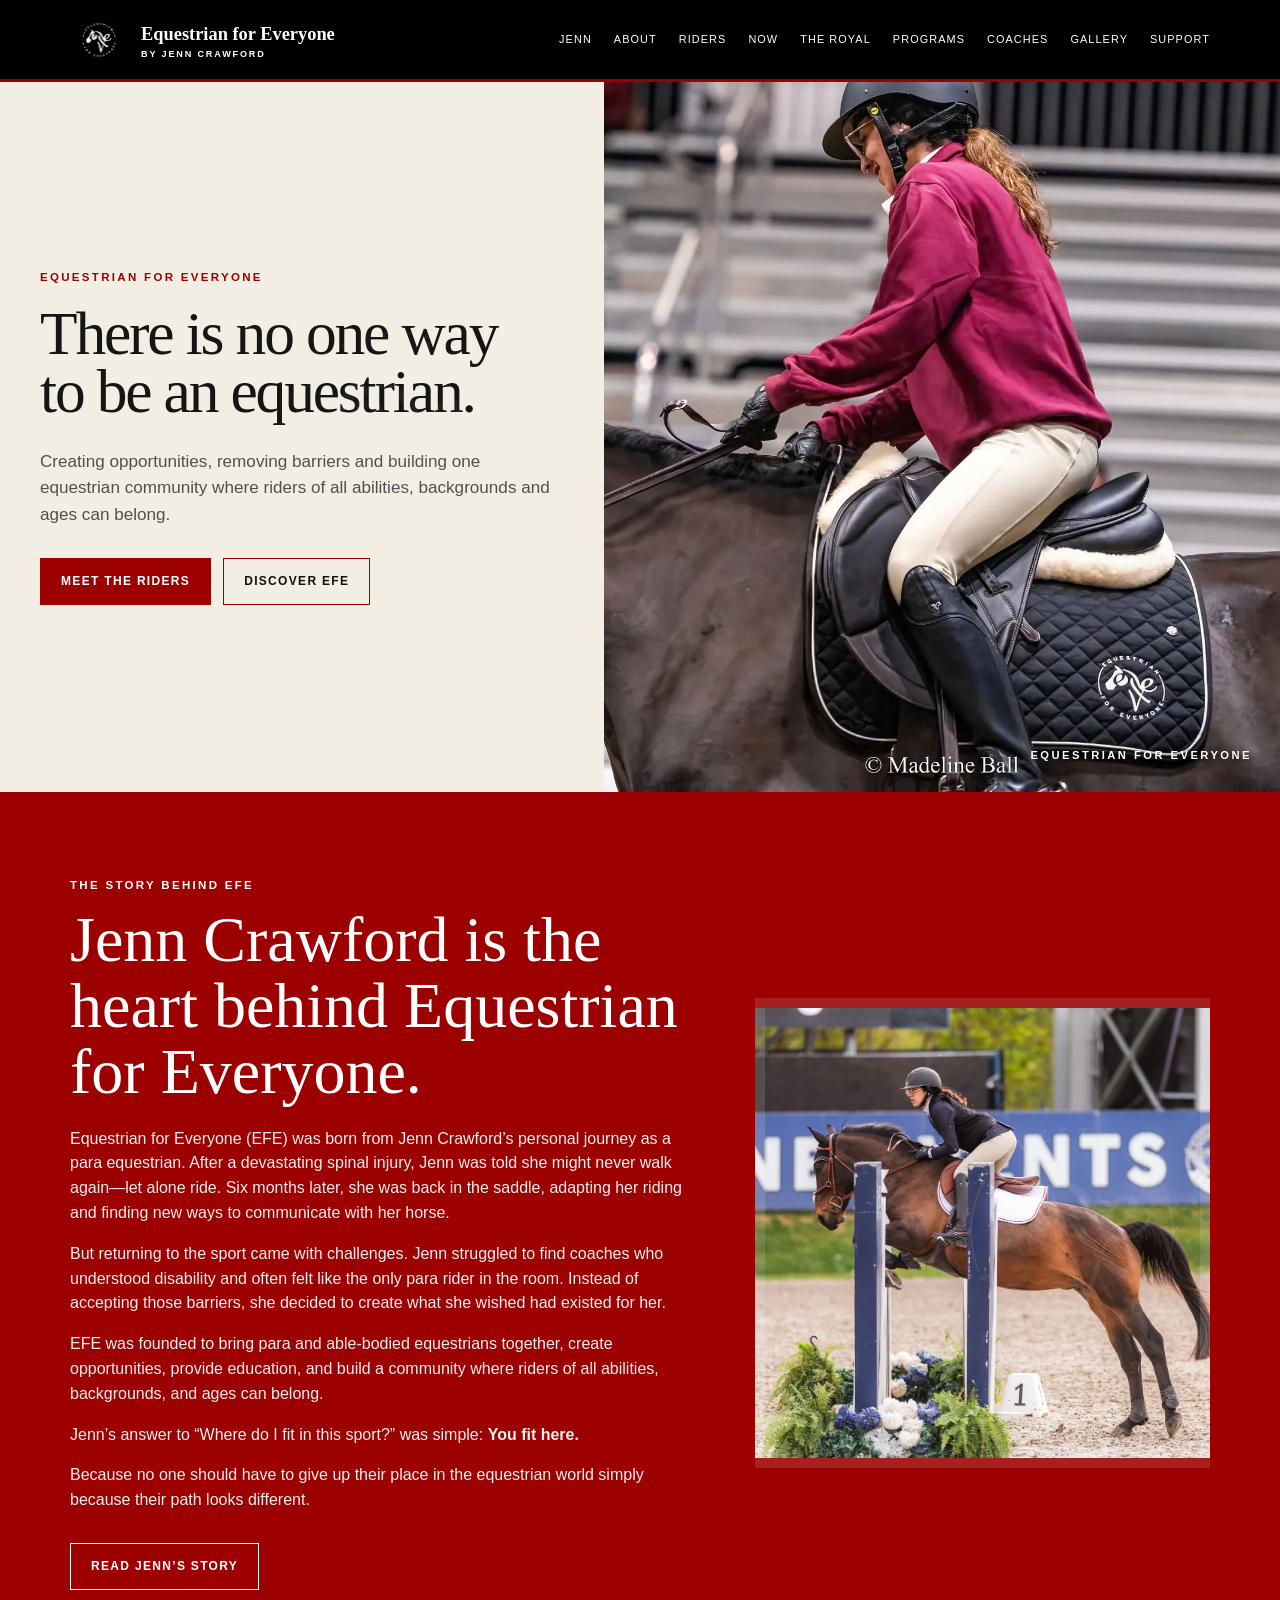
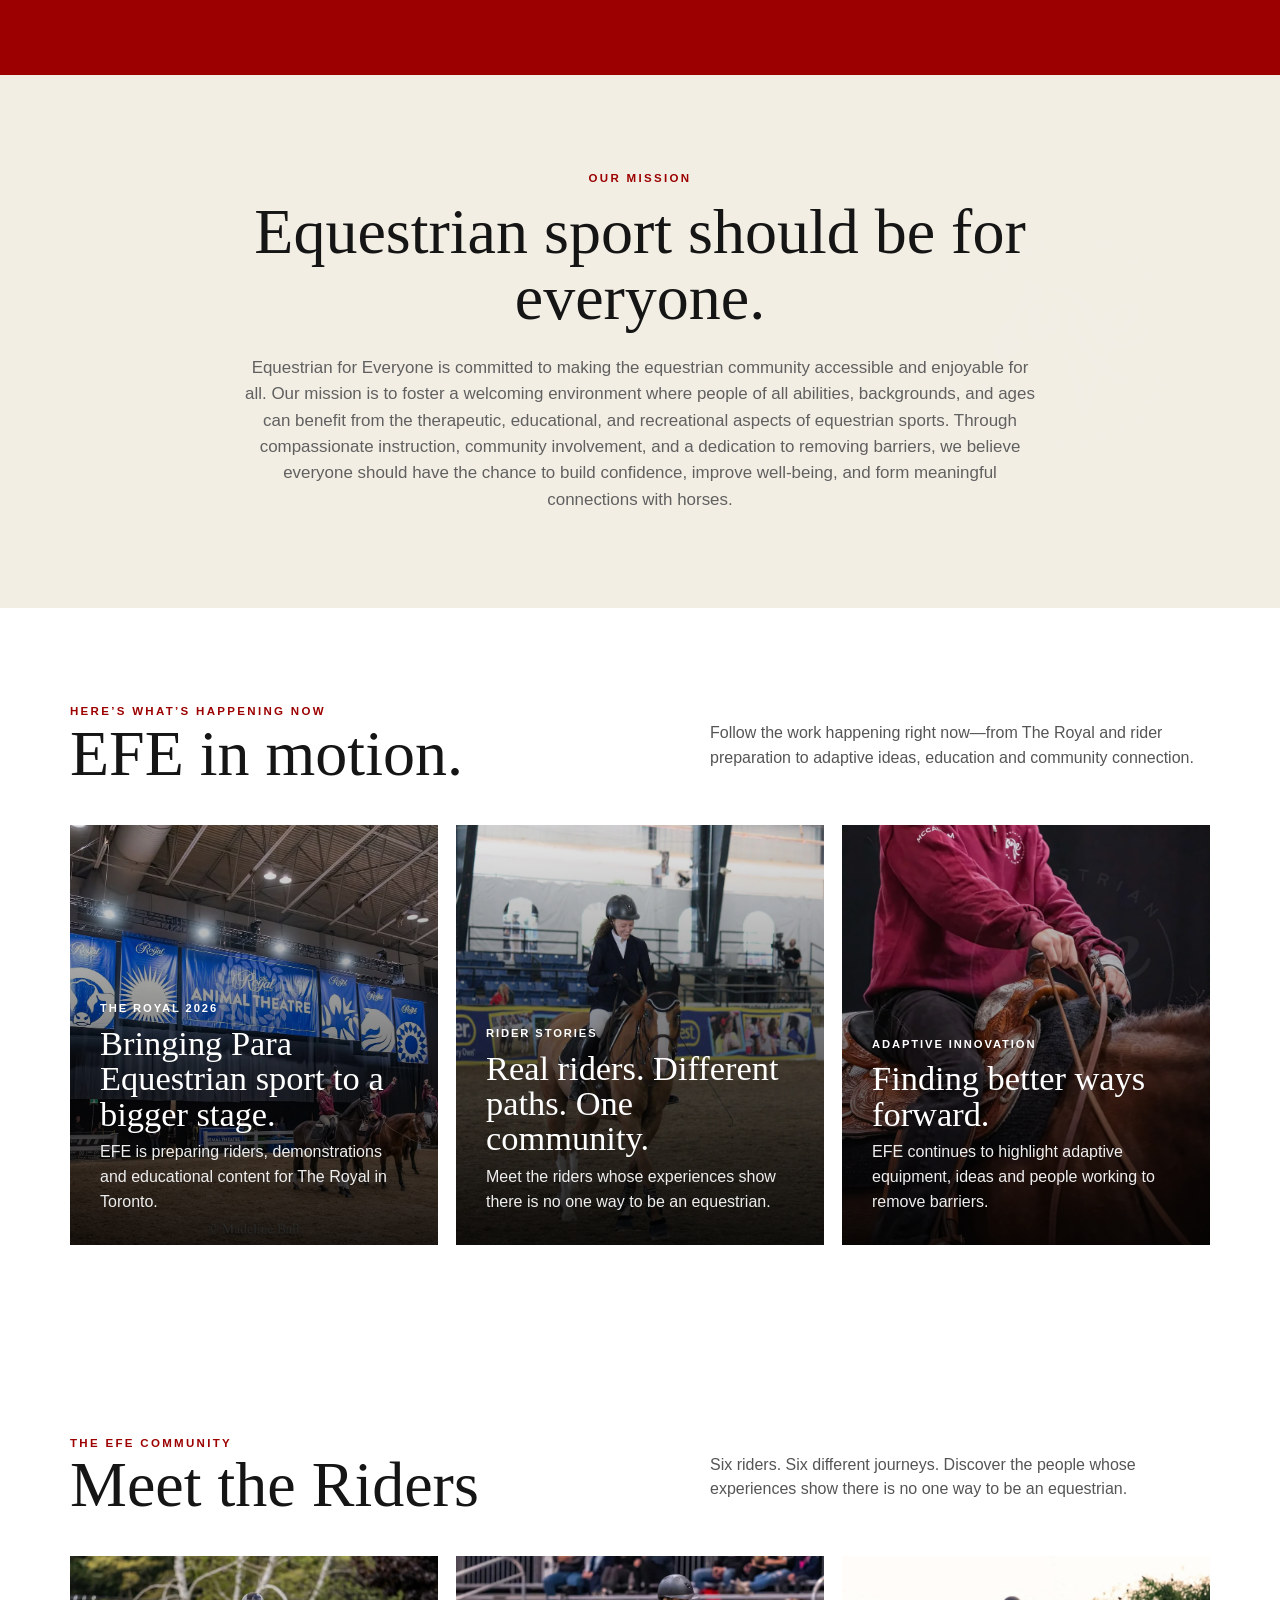
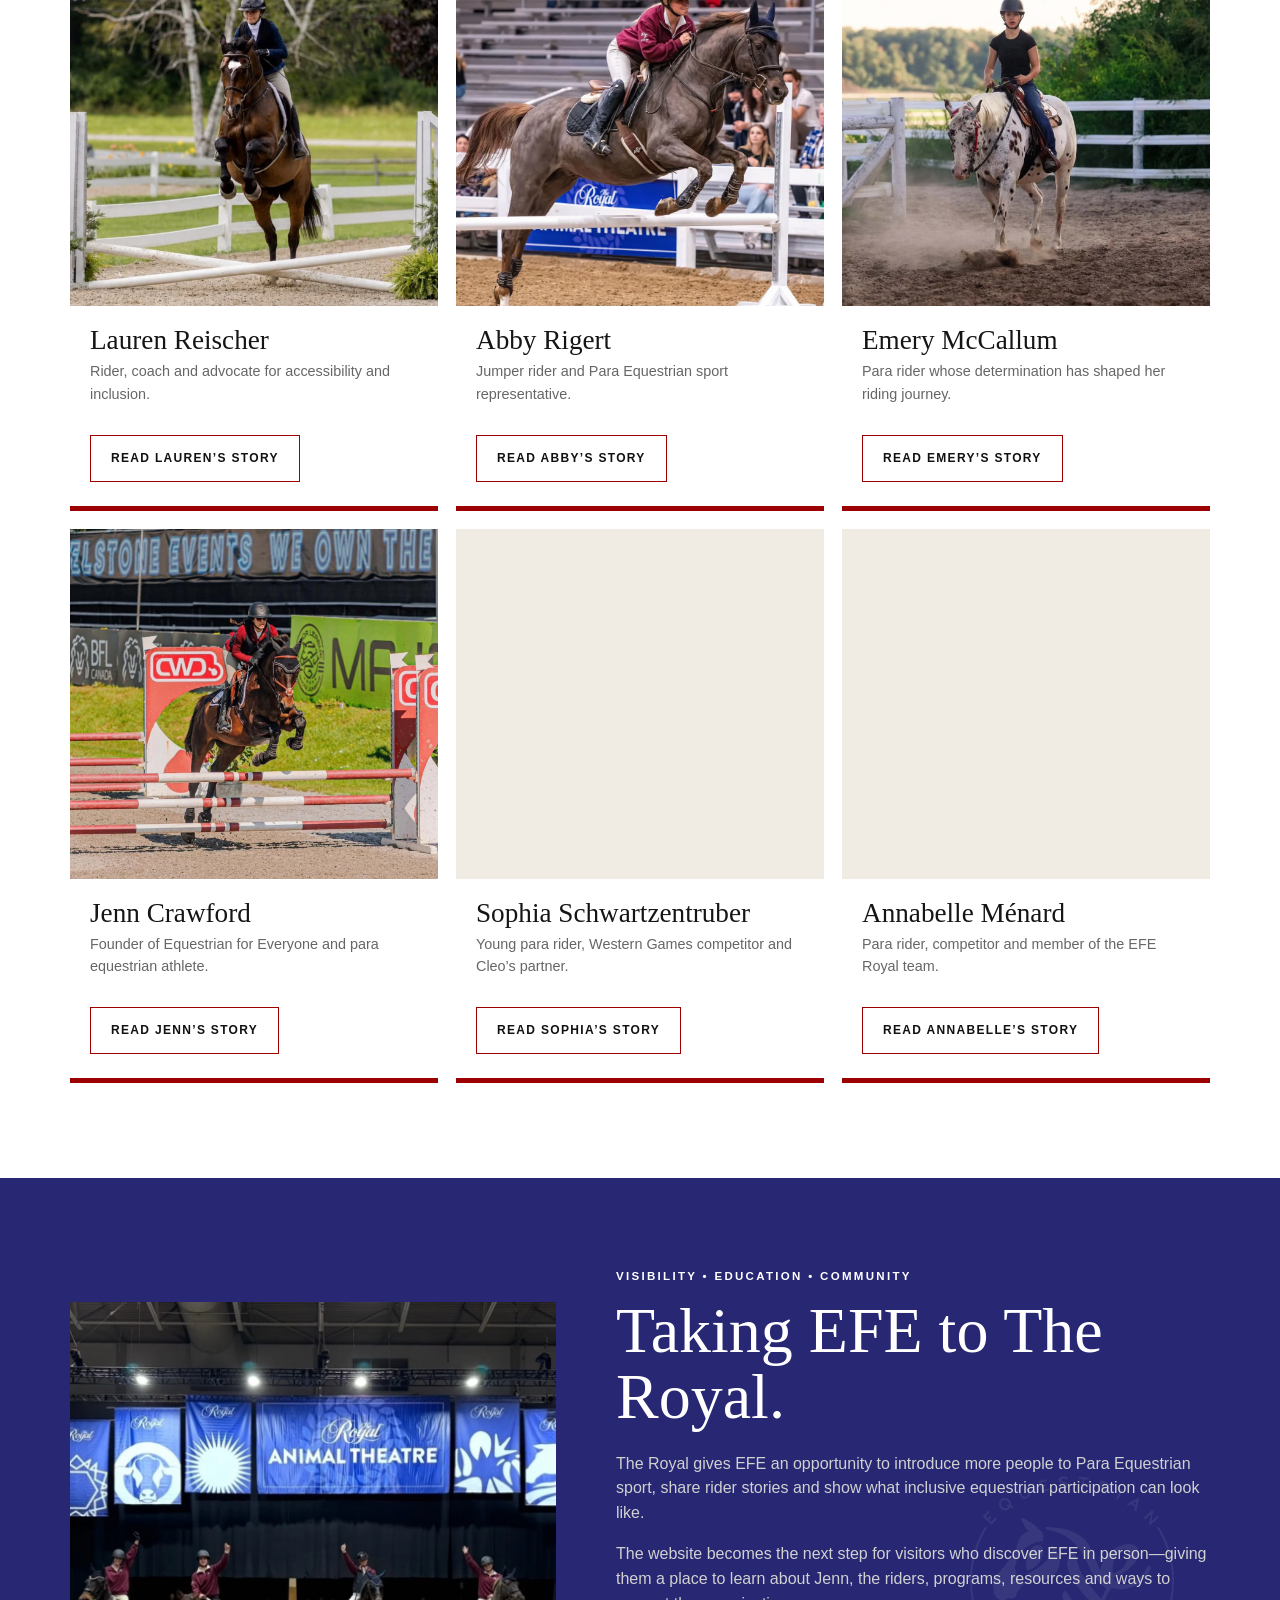
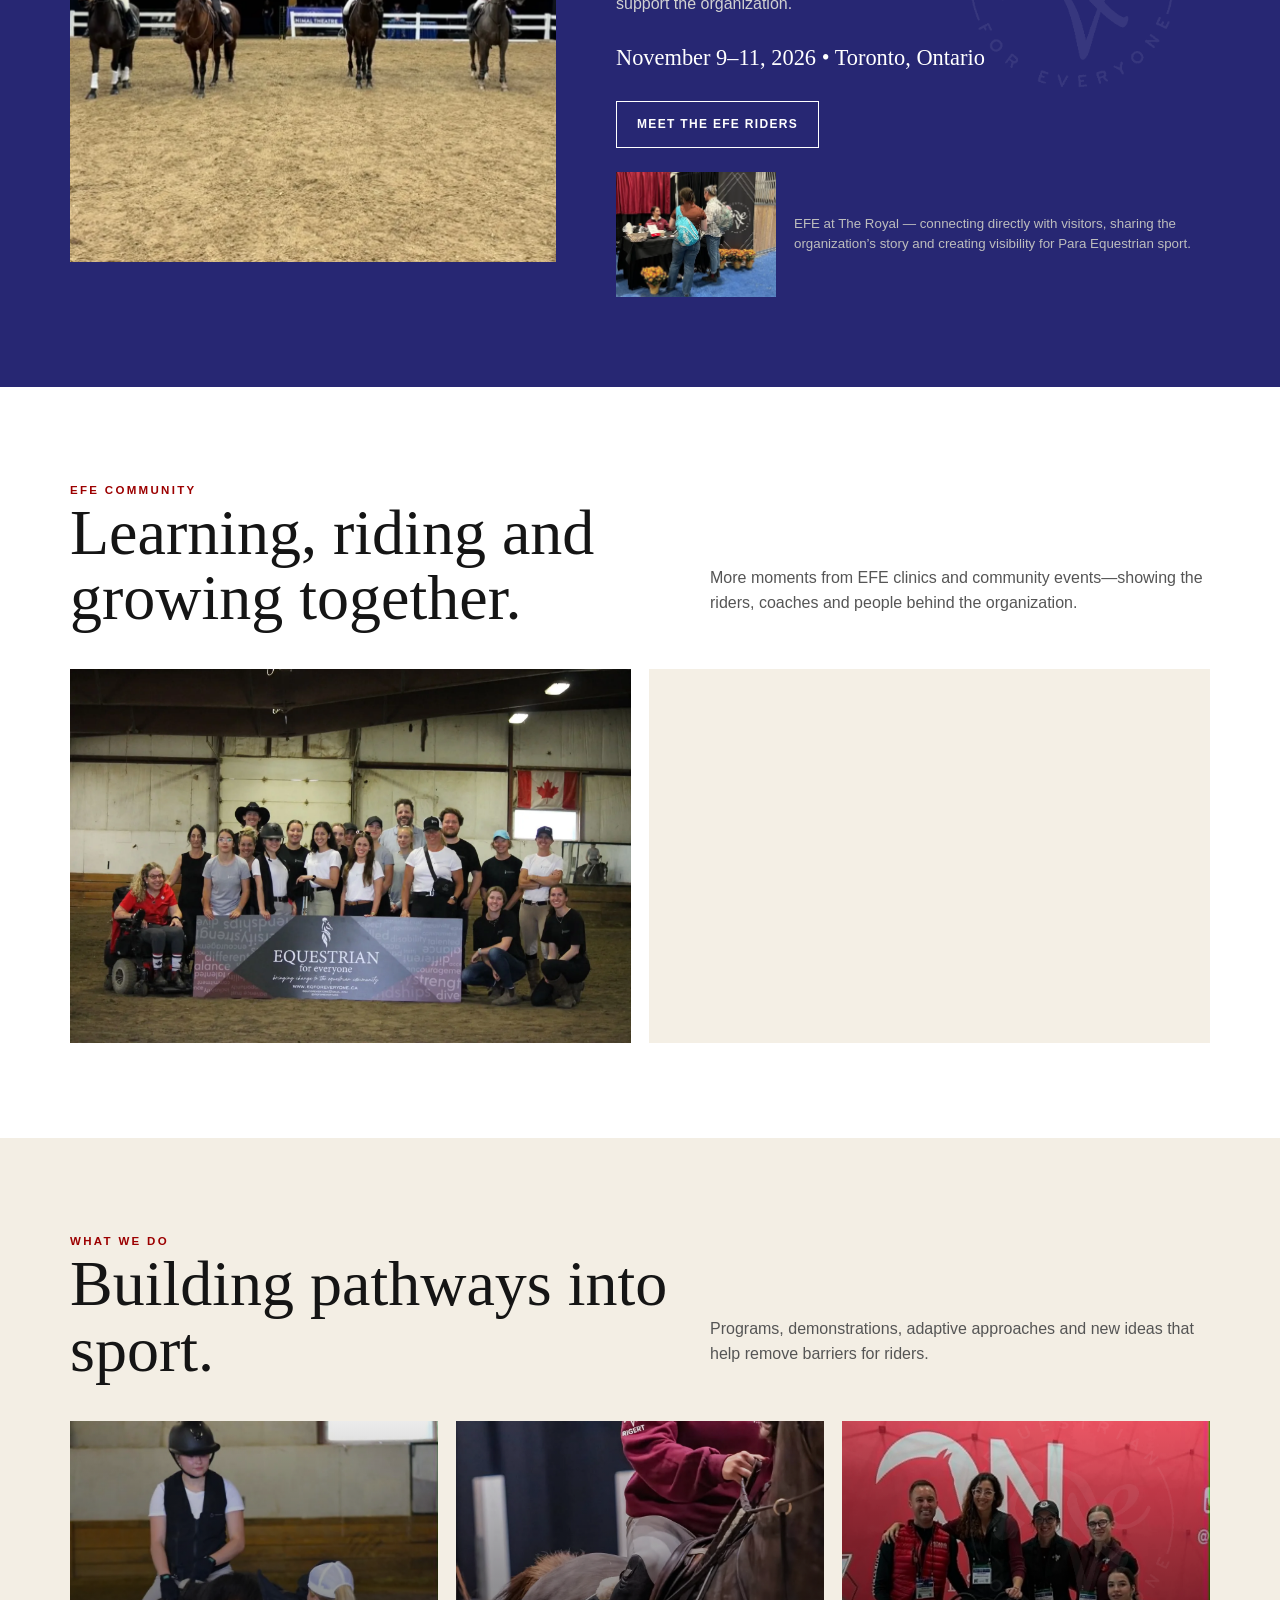
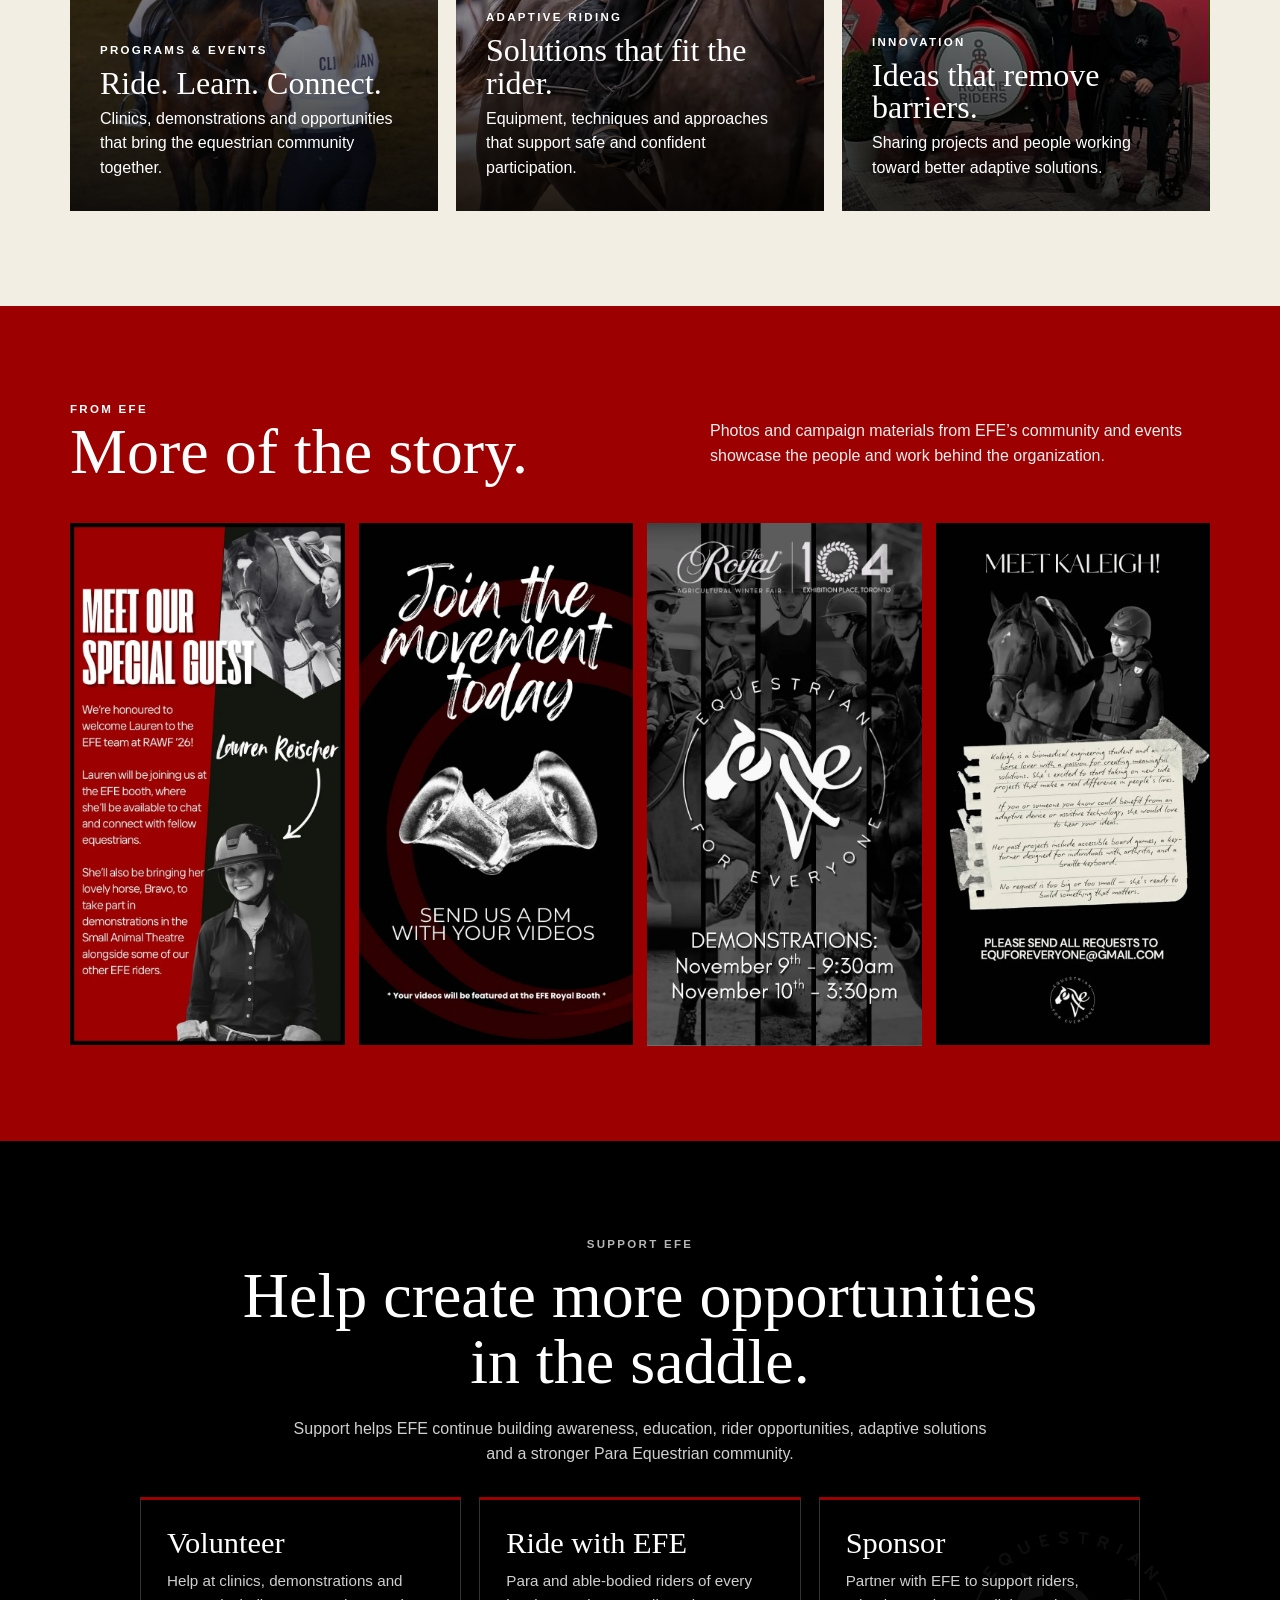
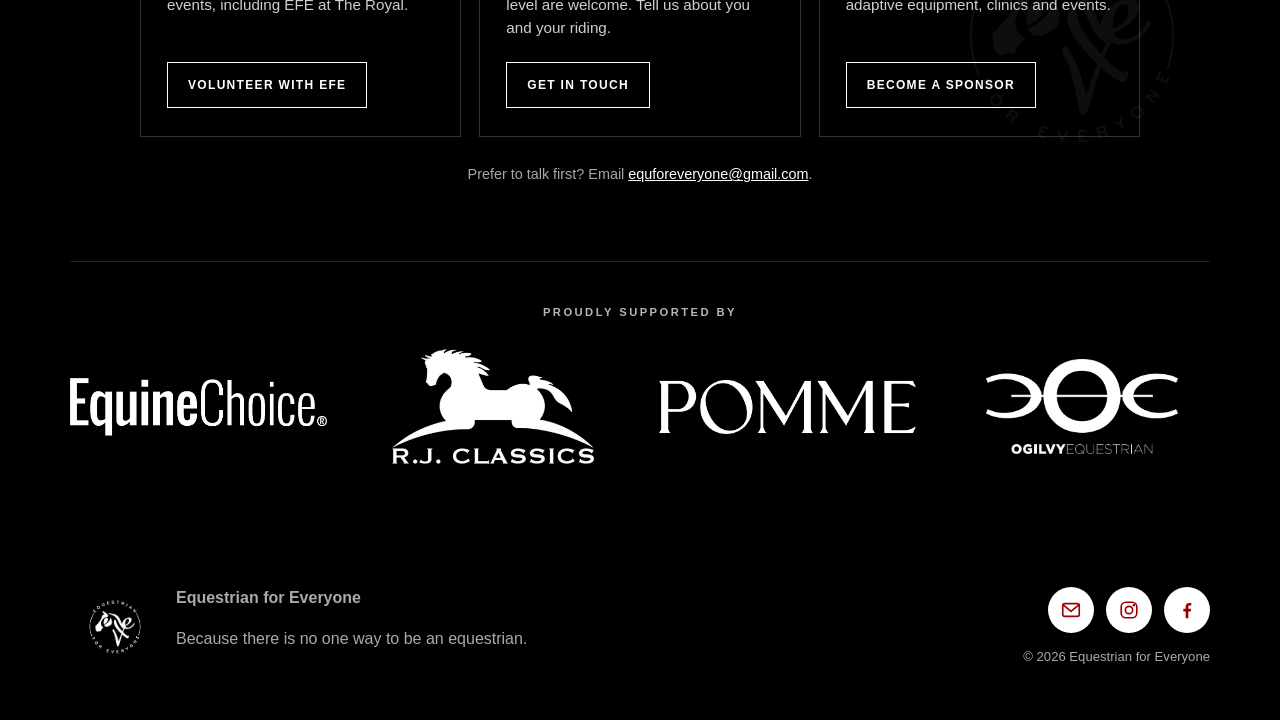
<file: index.html>
<!doctype html>
<html lang="en">
<head>
<meta charset="utf-8"><meta name="viewport" content="width=device-width,initial-scale=1">
<title>Equestrian for Everyone — Jenn Crawford</title>
<meta name="description" content="Equestrian for Everyone by Jenn Crawford — creating opportunities and a more accessible equestrian community.">
<style>
:root{--maroon:#9C0000;--grey:#B6B6B6;--black:#000;--charcoal:#171717;--white:#fff;--soft:#F3EEE4}
*{box-sizing:border-box}html{scroll-behavior:smooth}body{margin:0;color:#151515;background:#F3EEE4;font-family:Arial,Helvetica,sans-serif;line-height:1.55}h1,h2,h3{font-family:'GFS Didot','Bodoni 72','Didot','Times New Roman',serif;font-weight:400;line-height:1.03;margin:0}.wrap{max-width:1200px;margin:auto;padding:0 30px}.eyebrow{font-size:.72rem;font-weight:800;letter-spacing:.2em;text-transform:uppercase;color:var(--maroon)}.btn{display:inline-block;padding:13px 20px;border:1px solid var(--maroon);text-decoration:none;color:#111;font-size:.75rem;letter-spacing:.11em;text-transform:uppercase;font-weight:800}.btn.fill{background:var(--maroon);color:#fff}.btn.light{border-color:#fff;color:#fff}.actions{display:flex;gap:12px;flex-wrap:wrap;margin-top:30px}
nav{height:82px;background:#000;color:#fff;display:flex;align-items:center;position:sticky;top:0;z-index:20;border-bottom:3px solid var(--maroon)}.navin{width:100%;display:flex;align-items:center;justify-content:space-between;gap:20px}.brand{display:flex;align-items:center;gap:13px;font-family:'GFS Didot','Bodoni 72','Didot','Times New Roman',serif;font-size:1.15rem}.brand img{width:58px;height:58px;object-fit:contain}.brand small{display:block;font:700 .57rem Arial;letter-spacing:.2em;color:var(--grey);text-transform:uppercase}.links{display:flex;gap:22px}.links a{color:#fff;text-decoration:none;font-size:.68rem;letter-spacing:.1em;text-transform:uppercase}.menu-toggle{display:none;background:transparent;border:1px solid #555;color:#fff;width:44px;height:40px;font-size:1.35rem;line-height:1;cursor:pointer}.menu-toggle:focus{outline:2px solid #fff;outline-offset:2px}
.hero{min-height:710px;display:grid;grid-template-columns:1fr 1.12fr;background:#F3EEE4}.hero-copy{display:flex;align-items:center;padding:70px max(30px,calc((100vw - 1200px)/2))}.hero-copy>div{max-width:860px}.hero h1{font-size:clamp(3.5rem,4.8vw,5.45rem);line-height:.94;letter-spacing:-.035em;margin:18px 0 28px;max-width:900px;text-wrap:normal}.hero p{max-width:590px;color:#505050;font-size:1.07rem}.hero-img{min-height:710px;background:url('assets/jenn-hero.webp') center 46%/cover no-repeat;position:relative}.hero-img:after{content:"EQUESTRIAN FOR EVERYONE";position:absolute;bottom:28px;right:28px;color:#fff;font-size:.7rem;font-weight:800;letter-spacing:.22em;text-shadow:0 2px 8px #000}
.watermark{position:relative;overflow:hidden}.watermark:after{content:"";position:absolute;width:360px;height:360px;background:url('assets/efe-logo-transparent.png') center/contain no-repeat;opacity:.055;right:28px;top:50%;transform:translateY(-50%);pointer-events:none}.watermark.dark:after{opacity:.08}
.founder{background:var(--maroon);color:#fff;padding:85px 0}.founder-grid{display:grid;grid-template-columns:1.15fr .85fr;gap:70px;align-items:center}.founder .eyebrow{color:#fff}.founder h2{font-size:clamp(2.8rem,5vw,5rem);margin:12px 0 22px}.founder p{color:#eee;max-width:650px}.founder-photo{min-height:470px;background:url('assets/jenn-jump-hq.webp') center 46%/cover no-repeat;border:10px solid rgba(255,255,255,.12)}
.mission{padding:95px 0;text-align:center;background:#F3EEE4}.mission h2{font-size:clamp(2.7rem,5vw,4.8rem);max-width:900px;margin:12px auto 24px}.mission p{max-width:800px;margin:auto;color:#606060;font-size:1.06rem}
.riders{padding:95px 0;background:#fff}.section-head{display:flex;justify-content:space-between;align-items:end;gap:25px;margin-bottom:38px}.section-head h2{font-size:clamp(2.6rem,5vw,4.6rem)}.section-head p{max-width:500px;color:#555}.cards{display:grid;grid-template-columns:repeat(3,1fr);gap:18px}.card{background:#fff;overflow:hidden;border-bottom:5px solid var(--maroon)}.card img{width:100%;aspect-ratio:1725/1641;height:auto;object-fit:cover;object-position:center;display:block;background:#f1ece3}.card{display:flex;flex-direction:column}.card .txt{flex:1}.card .txt{padding:20px 20px 24px}.card h3{font-size:1.7rem}.card p{font-size:.9rem;color:#666;margin:6px 0 0}
.royal{padding:90px 0;background:#272773;color:#fff}.royal-grid{display:grid;grid-template-columns:.9fr 1.1fr;gap:60px;align-items:center}.royal-photo{min-height:560px;background:url('assets/royal-animal-theatre.webp') center/cover no-repeat}.royal-booth{margin-top:24px;display:grid;grid-template-columns:160px 1fr;gap:18px;align-items:center}.royal-booth img{width:160px;height:125px;object-fit:cover}.royal-booth small{color:#bdbdbd;line-height:1.5}.royal h2{font-size:clamp(2.8rem,5vw,5rem);margin:12px 0 22px}.royal p{color:#d1d1d1}.royal .eyebrow{color:#fff}.date{font-family:'GFS Didot','Bodoni 72','Didot','Times New Roman',serif;font-size:1.4rem;margin:25px 0;color:#fff}
.programs{padding:95px 0;background:#F3EEE4}.feature-grid{display:grid;grid-template-columns:repeat(3,1fr);gap:18px}.feature{min-height:390px;padding:30px;display:flex;flex-direction:column;justify-content:end;color:#fff;position:relative;background-size:cover;background-position:center;overflow:hidden}.feature:before{content:"";position:absolute;inset:0;background:linear-gradient(0deg,rgba(0,0,0,.85),rgba(0,0,0,.08));z-index:0}.feature>*{position:relative;z-index:1}.feature .eyebrow{color:#fff}.feature h3{font-size:2rem;margin:7px 0}.feature p{margin:0}.f1{background-image:url('assets/programs-ride-learn-connect.webp');background-position:center 42%}.f2{background-image:url('assets/adaptive-riding-new.webp');background-position:center 50%}.f3{background-image:url('assets/innovation-rookie-riders.webp');background-size:cover;background-repeat:no-repeat;background-color:#111;background-position:center center}
.facebook{padding:95px 0;background:var(--maroon);color:#fff}.facebook .eyebrow{color:#fff}.facebook .section-head p{color:#eee}.fb-grid{display:grid;grid-template-columns:repeat(4,minmax(0,1fr));gap:14px;align-items:start}.fb-grid img{width:100%;height:auto;object-fit:contain;object-position:center;display:block;background:transparent;border:0}
.support{padding:95px 0 70px;background:#000;color:#fff;text-align:center}.support .eyebrow{color:#B6B6B6}.support h2{font-size:clamp(2.7rem,5vw,4.8rem);max-width:850px;margin:10px auto 22px}.support p{max-width:700px;margin:0 auto 30px;color:#d0d0d0}.sponsors{margin-top:75px;padding-top:42px;border-top:1px solid #222}.sponsors-title{font-size:.7rem;font-weight:800;letter-spacing:.22em;text-transform:uppercase;color:#B6B6B6;margin-bottom:28px}.sponsor-grid{display:grid;grid-template-columns:repeat(4,1fr);gap:38px;align-items:center}.sponsor-grid img{display:block;width:100%;height:95px;object-fit:contain}.sponsor-grid img:nth-child(2){height:115px}@media(max-width:850px){.sponsor-grid{grid-template-columns:repeat(2,1fr);gap:30px}.sponsor-grid img{height:90px}}@media(max-width:560px){.sponsor-grid{grid-template-columns:1fr 1fr;gap:24px 18px}.sponsor-grid img,.sponsor-grid img:nth-child(2){height:72px}}
footer{background:#000;color:#aaa;padding:48px 0}.footer-grid{display:flex;justify-content:space-between;align-items:center;gap:30px}.footer-logo{display:flex;align-items:center;gap:16px}.footer-logo img{width:90px;height:90px;object-fit:contain}.footer strong{color:#fff;font-family:'GFS Didot','Bodoni 72','Didot','Times New Roman',serif;font-size:1.35rem}.footer p{font-size:.82rem}.footer a{color:#fff}
@media(max-width:850px){nav{height:auto;min-height:82px}.navin{position:relative;flex-wrap:wrap;padding-top:10px;padding-bottom:10px}.menu-toggle{display:block}.links{display:none;position:absolute;top:100%;left:0;right:0;background:#000;border-top:1px solid #333;border-bottom:3px solid var(--maroon);padding:10px 30px 18px;flex-direction:column;gap:0}.links.open{display:flex}.links a{padding:13px 0;font-size:.78rem;border-bottom:1px solid #222}.links a:last-child{border-bottom:0}.hero,.founder-grid,.royal-grid{grid-template-columns:1fr}.hero-copy{padding:65px 28px}.hero h1{font-size:clamp(3rem,12vw,4.7rem);line-height:.96}.hero-img{min-height:560px}.cards,.feature-grid{grid-template-columns:1fr 1fr}.fb-grid{grid-template-columns:1fr 1fr}.royal-photo{min-height:500px}}
@media(max-width:400px){.brand{font-size:.86rem;gap:7px;max-width:220px}.brand img{width:44px;height:44px;flex:0 0 auto}.brand small{font-size:.48rem}.wrap{padding-left:20px;padding-right:20px}.hero-img{min-height:430px}.hero-copy{padding:52px 20px}}@media(max-width:560px){.cards,.feature-grid,.fb-grid{grid-template-columns:1fr}.section-head,.footer-grid{display:block}.hero h1{font-size:clamp(2.7rem,14vw,3.45rem)}.card img{width:100%;aspect-ratio:1725/1641;height:auto;max-height:none;object-fit:cover;object-position:center}.watermark:after{width:230px;height:230px;right:14px}}
.intro-photo{background:#000;padding:18px 0}.intro-photo img{display:block;width:min(1180px,94vw);height:auto;max-height:620px;margin:0 auto;object-fit:contain;object-position:center;background:#000}.community{padding:95px 0;background:#fff}.community-grid{display:grid;grid-template-columns:1fr 1fr;gap:18px;align-items:start}.community-grid figure{margin:0;overflow:hidden;background:#f4efe5;display:flex;align-items:center;justify-content:center}.community-grid img{width:100%;height:100%;object-fit:contain;object-position:center center;display:block}.community-grid .portrait img{object-position:center center}.community-grid .community-group img{object-fit:contain;object-position:center center}.community-grid .wide{grid-column:auto;height:auto}.community-grid figure{min-height:0}.community-grid figure img{height:auto;max-height:620px}@media(max-width:850px){.community-grid{grid-template-columns:1fr}.community-grid .wide{grid-column:auto;height:auto}}

.now{padding:95px 0;background:#fff}.now-grid{display:grid;grid-template-columns:repeat(3,1fr);gap:18px}.now-card{min-height:420px;padding:30px;display:flex;flex-direction:column;justify-content:end;color:#fff;background-size:cover;background-position:center;position:relative;overflow:hidden}.now-card:before{content:"";position:absolute;inset:0;background:linear-gradient(0deg,rgba(0,0,0,.86),rgba(0,0,0,.08))}.now-card>*{position:relative;z-index:1}.now-card span{font-size:.7rem;font-weight:800;letter-spacing:.17em}.now-card h3{font-size:2.15rem;margin:8px 0}.now-card p{margin:0;color:#eee}.royal-now{background-image:url('assets/royal-2026-stage.webp')}.rider-now{background-image:url('assets/rider-stories-new.webp');background-position:center 40%}.adapt-now{background-image:url('assets/adaptive-western.webp');background-position:center 42%}@media(max-width:850px){.now-grid{grid-template-columns:1fr}}.brand,.brand:link,.brand:visited,.brand:hover,.brand:active{color:#fff;text-decoration:none}.brand span{color:#fff;font-weight:700}.brand small{color:#fff} .fb-grid>a{display:block;min-width:0;text-decoration:none}.fb-grid>a img{display:block;width:100%;height:100%;object-fit:contain}.fb-grid>a:focus-visible{outline:3px solid #fff;outline-offset:4px}.ways{display:grid;grid-template-columns:repeat(3,1fr);gap:18px;max-width:1000px;margin:10px auto 0;text-align:left}.way{border:1px solid #333;border-top:3px solid var(--maroon);padding:28px 26px;display:flex;flex-direction:column;align-items:flex-start}.way h3{font-size:1.9rem;color:#fff;margin:0 0 10px}.support .way p{margin:0 0 22px;color:#cfcfcf;font-size:.95rem;flex:1}.support .ways-note{margin:26px auto 0;font-size:.9rem;color:#a8a8a8}.support .ways-note a{color:#fff}.way .btn:hover{background:#fff;color:#000}@media(max-width:850px){.ways{grid-template-columns:1fr}}.footer-right{display:flex;flex-direction:column;align-items:flex-end;gap:14px}.footer-right p{margin:0;font-size:.82rem}.socials{display:flex;gap:12px}.social{width:46px;height:46px;border-radius:50%;background:#fff;color:#9C0000;display:flex;align-items:center;justify-content:center;transition:background .2s,color .2s,transform .2s}.social svg{width:22px;height:22px}.social:hover{background:#9C0000;color:#fff;transform:translateY(-2px)}.social:focus-visible{outline:2px solid #fff;outline-offset:3px}@media(max-width:560px){.footer-right{align-items:flex-start;margin-top:24px}}</style><meta property="og:image" content="https://eqforeveryone.ca/assets/efe-social-thumbnail.png"><meta property="og:image:secure_url" content="https://eqforeveryone.ca/assets/efe-social-thumbnail.png"><meta property="og:image:type" content="image/png"><meta property="og:image:width" content="1200"><meta property="og:image:height" content="1200"><meta name="twitter:card" content="summary_large_image"><meta name="twitter:image" content="https://eqforeveryone.ca/assets/efe-social-thumbnail.png"><link rel="icon" href="/favicon.ico" sizes="any"><link rel="icon" type="image/png" sizes="32x32" href="/assets/favicon-32.png"><link rel="apple-touch-icon" href="/assets/apple-touch-icon.png"><meta name="theme-color" content="#000000"></head>
<body id="top">
<nav><div class="wrap navin"><a class="brand" href="/" aria-label="Equestrian for Everyone — back to top"><img src="assets/efe-logo-transparent.png" alt="EFE logo"><span>Equestrian for Everyone<small>by Jenn Crawford</small></span></a><button class="menu-toggle" type="button" aria-label="Open navigation menu" aria-expanded="false" aria-controls="site-links">☰</button><div class="links" id="site-links"><a href="#jenn">Jenn</a><a href="#about">About</a><a href="#riders">Riders</a><a href="#now">Now</a><a href="#royal">The Royal</a><a href="programs.html">Programs</a><a href="coaches.html">Coaches</a><a href="gallery.html">Gallery</a><a href="#support">Support</a></div></div></nav>
<section class="hero"><div class="hero-copy watermark"><div><div class="eyebrow">Equestrian for Everyone</div><h1>There is no one way<br>to be an equestrian.</h1><p>Creating opportunities, removing barriers and building one equestrian community where riders of all abilities, backgrounds and ages can belong.</p><div class="actions"><a class="btn fill" href="#riders">Meet the Riders</a><a class="btn" href="#about">Discover EFE</a></div></div></div><div class="hero-img" role="img" aria-label="Jenn Crawford riding"></div></section>

<section class="founder watermark dark" id="jenn"><div class="wrap founder-grid"><div><div class="eyebrow">The Story Behind EFE</div><h2>Jenn Crawford is the heart behind Equestrian for Everyone.</h2><p>Equestrian for Everyone (EFE) was born from Jenn Crawford’s personal journey as a para equestrian. After a devastating spinal injury, Jenn was told she might never walk again—let alone ride. Six months later, she was back in the saddle, adapting her riding and finding new ways to communicate with her horse.</p><p>But returning to the sport came with challenges. Jenn struggled to find coaches who understood disability and often felt like the only para rider in the room. Instead of accepting those barriers, she decided to create what she wished had existed for her.</p><p>EFE was founded to bring para and able-bodied equestrians together, create opportunities, provide education, and build a community where riders of all abilities, backgrounds, and ages can belong.</p><p>Jenn’s answer to “Where do I fit in this sport?” was simple: <strong>You fit here.</strong></p><p>Because no one should have to give up their place in the equestrian world simply because their path looks different.</p><div class="actions"><a class="btn light" href="riders/jenn.html">Read Jenn’s Story</a></div></div><div class="founder-photo" role="img" aria-label="Jenn Crawford show jumping"></div></div></section>

<section class="mission watermark" id="about"><div class="wrap"><div class="eyebrow">Our Mission</div><h2>Equestrian sport should be for everyone.</h2><p>Equestrian for Everyone is committed to making the equestrian community accessible and enjoyable for all. Our mission is to foster a welcoming environment where people of all abilities, backgrounds, and ages can benefit from the therapeutic, educational, and recreational aspects of equestrian sports. Through compassionate instruction, community involvement, and a dedication to removing barriers, we believe everyone should have the chance to build confidence, improve well-being, and form meaningful connections with horses.</p></div></section>


<section class="now watermark" id="now">
  <div class="wrap">
    <div class="section-head">
      <div><div class="eyebrow">Here’s What’s Happening Now</div><h2>EFE in motion.</h2></div>
      <p>Follow the work happening right now—from The Royal and rider preparation to adaptive ideas, education and community connection.</p>
    </div>
    <div class="now-grid">
      <a class="now-card royal-now" href="#royal" style="text-decoration:none"><span>THE ROYAL 2026</span><h3>Bringing Para Equestrian sport to a bigger stage.</h3><p>EFE is preparing riders, demonstrations and educational content for The Royal in Toronto.</p></a>
      <a class="now-card rider-now" href="#riders" style="text-decoration:none"><span>RIDER STORIES</span><h3>Real riders. Different paths. One community.</h3><p>Meet the riders whose experiences show there is no one way to be an equestrian.</p></a>
      <a class="now-card adapt-now" href="programs.html" style="text-decoration:none"><span>ADAPTIVE INNOVATION</span><h3>Finding better ways forward.</h3><p>EFE continues to highlight adaptive equipment, ideas and people working to remove barriers.</p></a>
    </div>
  </div>
</section>
<section class="riders" id="riders"><div class="wrap"><div class="section-head"><div><div class="eyebrow">The EFE Community</div><h2>Meet the Riders</h2></div><p>Six riders. Six different journeys. Discover the people whose experiences show there is no one way to be an equestrian.</p></div><div class="cards">
<div class="card"><a href="riders/lauren.html"><img loading="lazy" decoding="async" src="assets/lauren-main.webp" alt="Lauren Reischer riding"></a><div class="txt"><h3>Lauren Reischer</h3><p>Rider, coach and advocate for accessibility and inclusion.</p><div class="actions"><a class="btn" href="riders/lauren.html">Read Lauren’s Story</a></div></div></div>
<div class="card"><a href="riders/abby.html"><img loading="lazy" decoding="async" src="assets/abby-main-royal.webp" alt="Abby Rigert show jumping"></a><div class="txt"><h3>Abby Rigert</h3><p>Jumper rider and Para Equestrian sport representative.</p><div class="actions"><a class="btn" href="riders/abby.html">Read Abby’s Story</a></div></div></div>
<div class="card"><a href="riders/emery.html"><img loading="lazy" decoding="async" src="assets/abby-main.webp" alt="Emery McCallum riding"></a><div class="txt"><h3>Emery McCallum</h3><p>Para rider whose determination has shaped her riding journey.</p><div class="actions"><a class="btn" href="riders/emery.html">Read Emery’s Story</a></div></div></div>
<div class="card"><a href="riders/jenn.html"><img loading="lazy" decoding="async" src="assets/jenn-main.webp" alt="Jenn Crawford show jumping"></a><div class="txt"><h3>Jenn Crawford</h3><p>Founder of Equestrian for Everyone and para equestrian athlete.</p><div class="actions"><a class="btn" href="riders/jenn.html">Read Jenn’s Story</a></div></div></div>
<div class="card"><a href="riders/sophia.html"><img loading="lazy" decoding="async" src="assets/sophia-main.webp" alt="Sophia Schwartzentruber riding"></a><div class="txt"><h3>Sophia Schwartzentruber</h3><p>Young para rider, Western Games competitor and Cleo’s partner.</p><div class="actions"><a class="btn" href="riders/sophia.html">Read Sophia’s Story</a></div></div></div>
<div class="card"><a href="riders/annabelle.html"><img loading="lazy" decoding="async" src="assets/annabelle-main.webp" alt="Annabelle Ménard with horse"></a><div class="txt"><h3>Annabelle Ménard</h3><p>Para rider, competitor and member of the EFE Royal team.</p><div class="actions"><a class="btn" href="riders/annabelle.html">Read Annabelle’s Story</a></div></div></div>
</div></div></section>

<section class="royal watermark dark" id="royal"><div class="wrap royal-grid"><div class="royal-photo" role="img" aria-label="Equestrian for Everyone at The Royal"></div><div><div class="eyebrow">Visibility • Education • Community</div><h2>Taking EFE to The Royal.</h2><p>The Royal gives EFE an opportunity to introduce more people to Para Equestrian sport, share rider stories and show what inclusive equestrian participation can look like.</p><p>The website becomes the next step for visitors who discover EFE in person—giving them a place to learn about Jenn, the riders, programs, resources and ways to support the organization.</p><div class="date">November 9–11, 2026 • Toronto, Ontario</div><a class="btn light" href="#riders">Meet the EFE Riders</a><div class="royal-booth"><img loading="lazy" decoding="async" src="assets/efe-booth.webp" alt="EFE booth at The Royal"><small>EFE at The Royal — connecting directly with visitors, sharing the organization’s story and creating visibility for Para Equestrian sport.</small></div></div></div></section>


<section class="community" id="community"><div class="wrap"><div class="section-head"><div><div class="eyebrow">EFE Community</div><h2>Learning, riding and growing together.</h2></div><p>More moments from EFE clinics and community events—showing the riders, coaches and people behind the organization.</p></div><div class="community-grid"><figure class="community-group"><img loading="lazy" decoding="async" src="assets/efe-community-banner-new.webp" alt="Equestrian for Everyone community group with EFE banner"></figure><figure class="wide"><img loading="lazy" decoding="async" src="assets/clinic-two-horses.webp" alt="Riders and EFE team members together in the arena"></figure></div></div></section>
<section class="programs watermark" id="programs"><div class="wrap"><div class="section-head"><div><div class="eyebrow">What We Do</div><h2>Building pathways into sport.</h2></div><p>Programs, demonstrations, adaptive approaches and new ideas that help remove barriers for riders.</p></div><div class="feature-grid"><a class="feature f1" href="programs.html" style="text-decoration:none"><div class="eyebrow">Programs & Events</div><h3>Ride. Learn. Connect.</h3><p>Clinics, demonstrations and opportunities that bring the equestrian community together.</p></a><a class="feature f2" href="programs.html" style="text-decoration:none"><div class="eyebrow">Adaptive Riding</div><h3>Solutions that fit the rider.</h3><p>Equipment, techniques and approaches that support safe and confident participation.</p></a><a class="feature f3" href="programs.html" style="text-decoration:none"><div class="eyebrow">Innovation</div><h3>Ideas that remove barriers.</h3><p>Sharing projects and people working toward better adaptive solutions.</p></a></div></div></section>

<section class="facebook"><div class="wrap"><div class="section-head"><div><div class="eyebrow">From EFE</div><h2>More of the story.</h2></div><p>Photos and campaign materials from EFE’s community and events showcase the people and work behind the organization.</p></div><div class="fb-grid"><a href="riders/lauren.html" aria-label="Read Lauren Reischer’s bio"><img loading="lazy" decoding="async" src="assets/story-lauren.webp" alt="Meet our special guest Lauren Reischer"></a><a href="https://www.instagram.com/eqforeveryone/" target="_blank" rel="noopener noreferrer" aria-label="Visit Equestrian for Everyone on Instagram"><img loading="lazy" decoding="async" src="assets/story-movement.webp" alt="Join the movement today"></a><a href="programs.html" aria-label="View The Royal show schedule"><img loading="lazy" decoding="async" src="assets/story-royal.webp" alt="EFE at The Royal 2026"></a><a href="mailto:equforeveryone@gmail.com" aria-label="Email Equestrian for Everyone"><img loading="lazy" decoding="async" src="assets/story-kaleigh.webp" alt="Meet Kaleigh"></a></div></div></section>

<section class="support watermark" id="support"><div class="wrap"><div class="eyebrow">Support EFE</div><h2>Help create more opportunities in the saddle.</h2><p>Support helps EFE continue building awareness, education, rider opportunities, adaptive solutions and a stronger Para Equestrian community.</p><div class="ways"><div class="way"><h3>Volunteer</h3><p>Help at clinics, demonstrations and events, including EFE at The Royal.</p><a class="btn light" href="mailto:equforeveryone@gmail.com?subject=Volunteering%20with%20EFE&body=Hi%20EFE%20team%2C%0A%0AI%E2%80%99d%20like%20to%20volunteer.%0A%0AName%3A%0ATown%3A%0AHow%20I%E2%80%99d%20like%20to%20help%3A%0A">Volunteer with EFE</a></div><div class="way"><h3>Ride with EFE</h3><p>Para and able-bodied riders of every level are welcome. Tell us about you and your riding.</p><a class="btn light" href="mailto:equforeveryone@gmail.com?subject=Riding%20with%20EFE&body=Hi%20EFE%20team%2C%0A%0AI%E2%80%99m%20interested%20in%20riding%20with%20EFE.%0A%0AName%3A%0ATown%3A%0AA%20bit%20about%20my%20riding%3A%0A">Get in touch</a></div><div class="way"><h3>Sponsor</h3><p>Partner with EFE to support riders, adaptive equipment, clinics and events.</p><a class="btn light" href="mailto:marketing@eqforeveryone.ca?subject=Sponsoring%20EFE&body=Hi%20EFE%20team%2C%0A%0AWe%E2%80%99re%20interested%20in%20sponsoring%20Equestrian%20for%20Everyone.%0A%0AName%3A%0AOrganization%3A%0A">Become a sponsor</a></div></div><p class="ways-note">Prefer to talk first? Email <a href="mailto:equforeveryone@gmail.com">equforeveryone@gmail.com</a>.</p><div class="sponsors"><div class="sponsors-title">Proudly Supported By</div><div class="sponsor-grid"><img loading="lazy" decoding="async" src="assets/sponsor-equinechoice.png" alt="EquineChoice"><img loading="lazy" decoding="async" src="assets/sponsor-rj-classics.png" alt="R.J. Classics"><img loading="lazy" decoding="async" src="assets/sponsor-pomme.png" alt="POMME"><img loading="lazy" decoding="async" src="assets/sponsor-ogilvy.png" alt="Ogilvy Equestrian"></div></div></div></section>

<footer><div class="wrap footer-grid"><div class="footer-logo"><img src="assets/efe-logo-transparent.png" alt="EFE logo"><div><strong>Equestrian for Everyone</strong><p>Because there is no one way to be an equestrian.</p></div></div><div class="footer-right"><div class="socials"><a class="social" href="mailto:equforeveryone@gmail.com" aria-label="Email equforeveryone@gmail.com" title="General inquiries"><svg viewBox="0 0 24 24" aria-hidden="true" focusable="false"><g fill="none" stroke="currentColor" stroke-width="1.8" stroke-linecap="round" stroke-linejoin="round"><rect x="3" y="5" width="18" height="14" rx="2"/><path d="m3.5 6.5 8.5 7 8.5-7"/></g></svg></a><a class="social" href="https://www.instagram.com/eqforeveryone/" aria-label="Equestrian for Everyone on Instagram (@eqforeveryone)" title="Instagram" target="_blank" rel="noopener noreferrer"><svg viewBox="0 0 24 24" aria-hidden="true" focusable="false"><g fill="none" stroke="currentColor" stroke-width="1.8" stroke-linecap="round" stroke-linejoin="round"><rect x="3.5" y="3.5" width="17" height="17" rx="5"/><circle cx="12" cy="12" r="4"/><circle cx="17.3" cy="6.7" r=".6" fill="currentColor"/></g></svg></a><a class="social" href="https://www.facebook.com/equestrianforeveryone" aria-label="Equestrian for Everyone on Facebook" title="Facebook" target="_blank" rel="noopener noreferrer"><svg viewBox="0 0 24 24" aria-hidden="true" focusable="false"><path fill="currentColor" d="M13.5 21v-7.5h2.6l.4-3h-3V8.6c0-.9.3-1.5 1.6-1.5h1.6V4.4c-.3 0-1.2-.1-2.3-.1-2.3 0-3.9 1.4-3.9 4v2.2H8v3h2.5V21z"/></svg></a></div><p>© 2026 Equestrian for Everyone</p></div></div></footer>
<script>
const menuButton=document.querySelector('.menu-toggle');
const siteLinks=document.querySelector('.links');
if(menuButton&&siteLinks){
  menuButton.addEventListener('click',()=>{
    const open=siteLinks.classList.toggle('open');
    menuButton.setAttribute('aria-expanded',String(open));
    menuButton.textContent=open?'×':'☰';
  });
  siteLinks.querySelectorAll('a').forEach(link=>link.addEventListener('click',()=>{
    siteLinks.classList.remove('open');
    menuButton.setAttribute('aria-expanded','false');
    menuButton.textContent='☰';
  }));
}
</script>
</body></html>
</file>
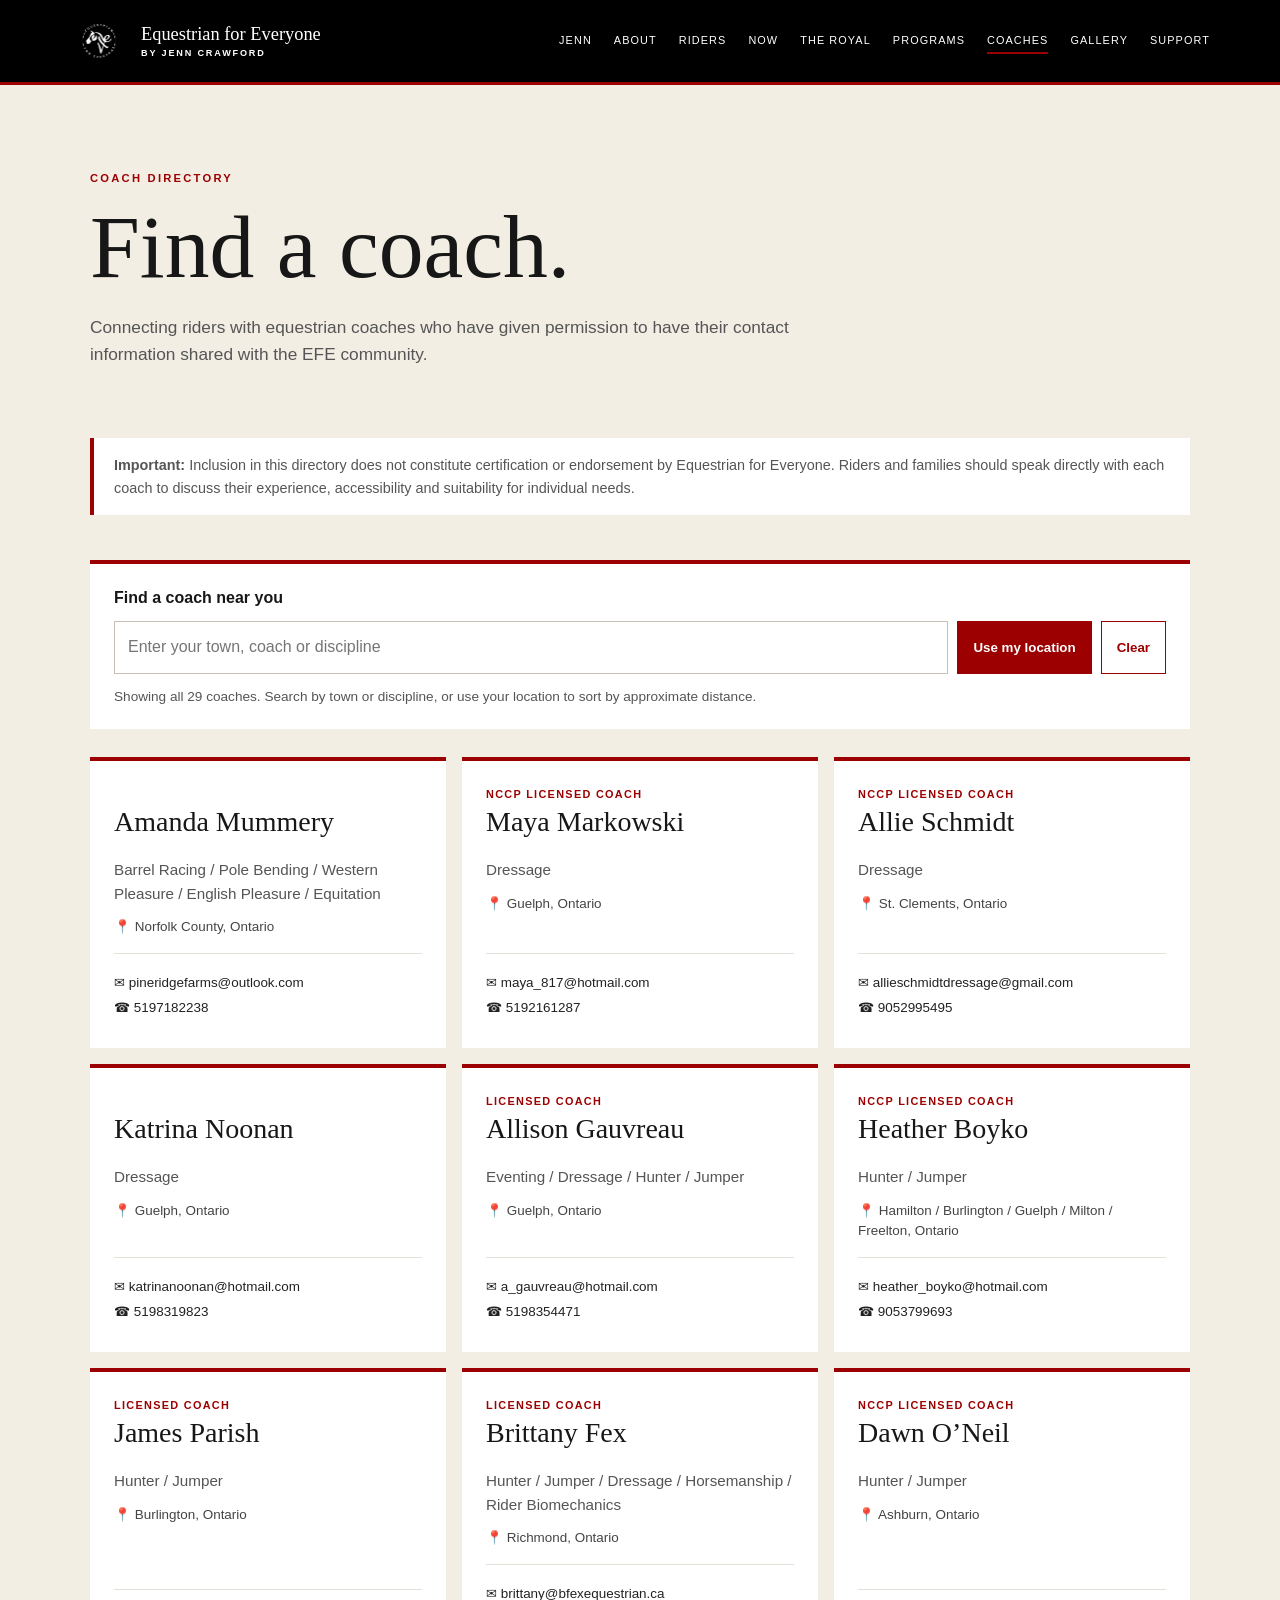
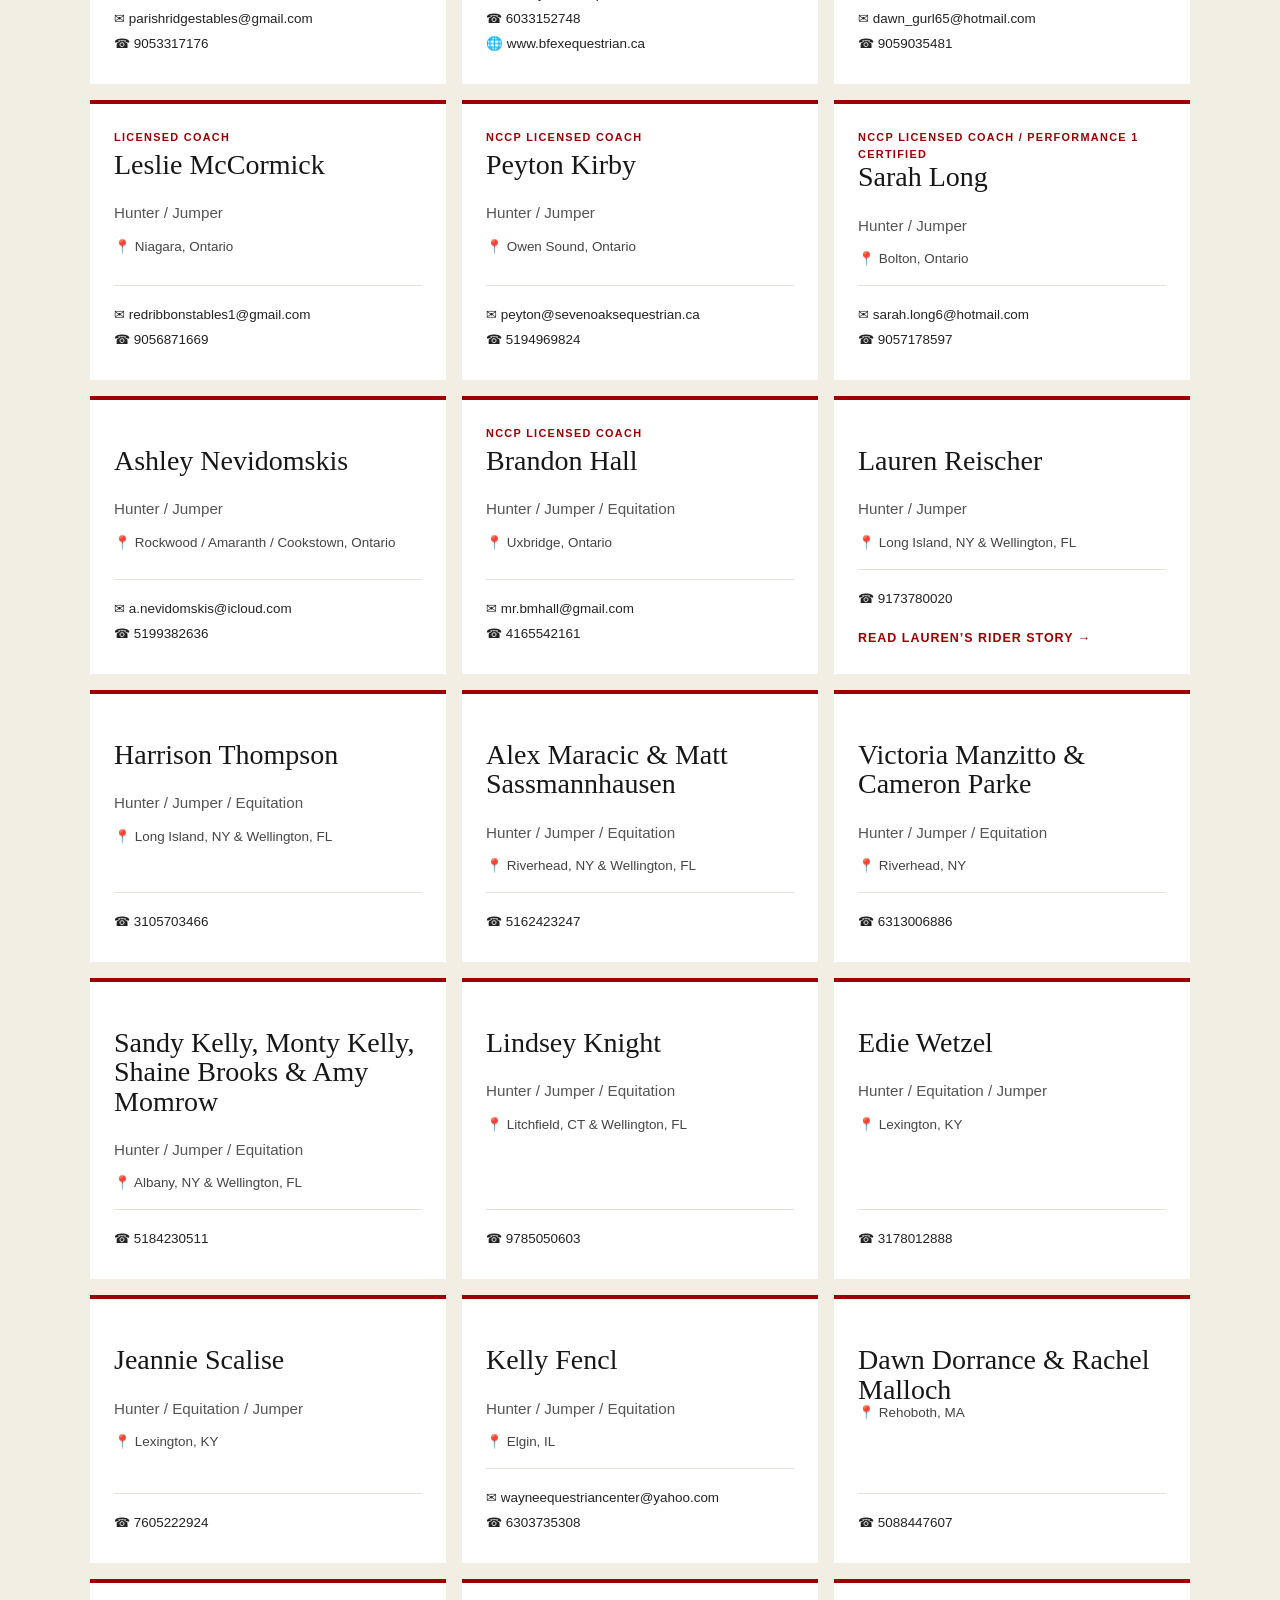
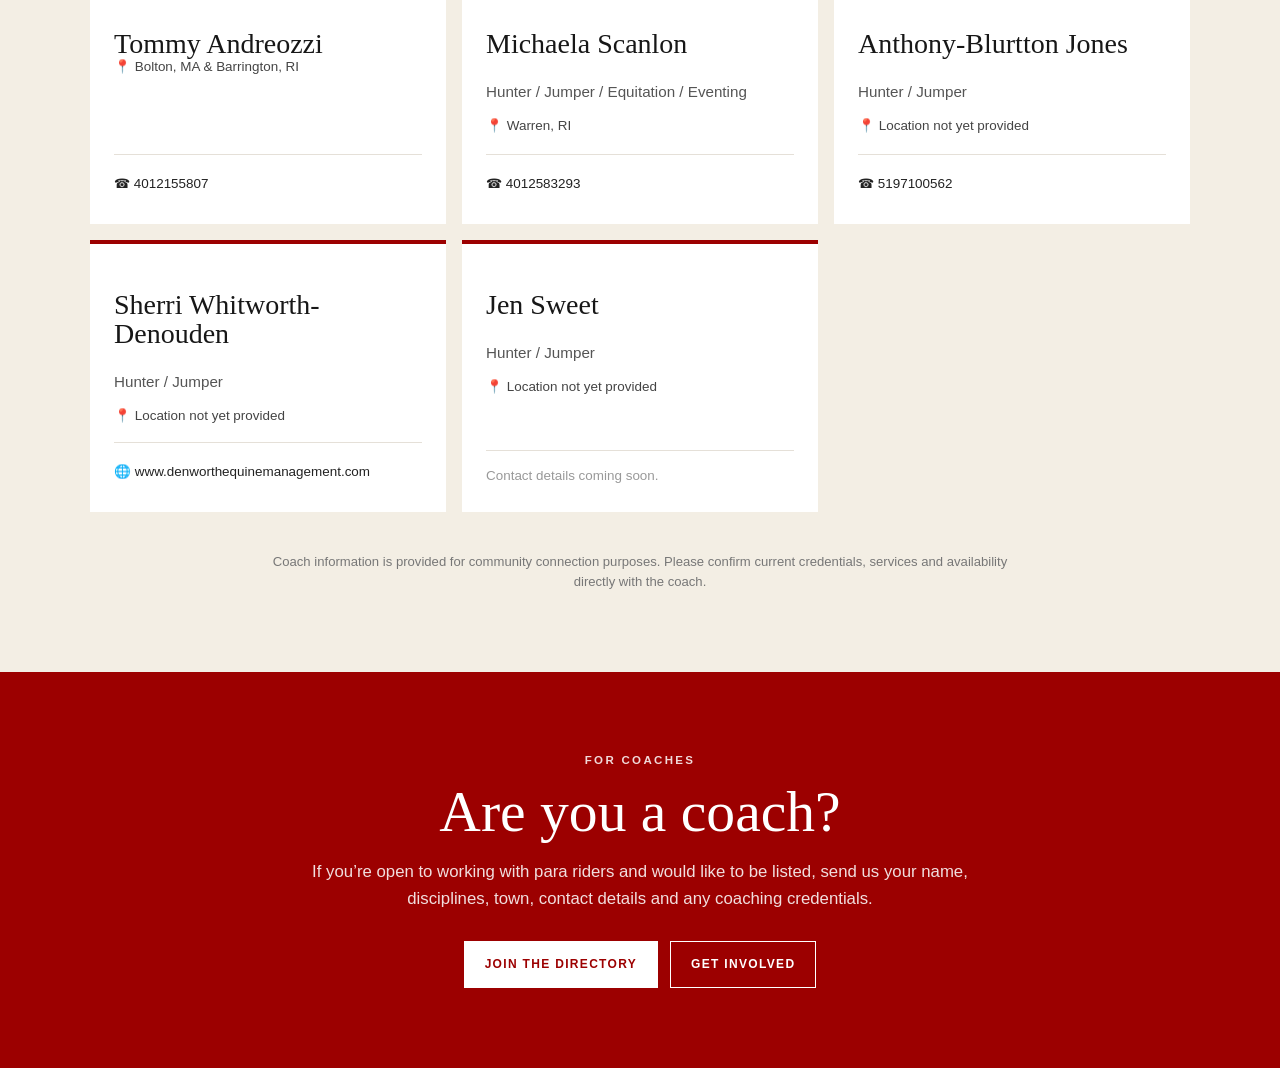
<file: coaches.html>
<!doctype html><html lang="en"><head><meta charset="utf-8"><meta name="viewport" content="width=device-width,initial-scale=1"><title>Coaches — Equestrian for Everyone</title><meta name="description" content="A community directory of equestrian coaches open to connecting with para riders."><style>
:root{--red:#9C0000;--cream:#F3EEE4;--black:#000;--ink:#171717}*{box-sizing:border-box}body{margin:0;background:var(--cream);color:var(--ink);font-family:Arial,Helvetica,sans-serif;line-height:1.55}h1,h2,h3{font-family:'GFS Didot','Bodoni 72','Didot','Times New Roman',serif;font-weight:400;line-height:1.05}nav{background:#000;border-bottom:3px solid var(--red);padding:12px 24px}.nav{max-width:1160px;margin:auto;display:flex;align-items:center;justify-content:space-between;gap:20px}.brand{display:flex;align-items:center;gap:12px;color:#fff;text-decoration:none;font-family:Georgia,serif;font-size:1.08rem}.brand img{width:54px;height:54px;object-fit:contain}.back{color:#fff;text-decoration:none;font-size:.72rem;font-weight:800;letter-spacing:.1em;text-transform:uppercase}.wrap{max-width:1160px;margin:auto;padding:0 30px}.hero{padding:85px 0 48px}.eyebrow{font-size:.7rem;font-weight:800;letter-spacing:.2em;text-transform:uppercase;color:var(--red)}h1{font-size:clamp(3.5rem,7vw,6.4rem);margin:13px 0 20px}.intro{font-size:1.08rem;color:#555;max-width:760px}.notice{margin:5px 0 45px;border-left:4px solid var(--red);padding:16px 20px;background:#fff;color:#555;font-size:.9rem}.grid{display:grid;grid-template-columns:repeat(3,1fr);gap:16px;padding-bottom:85px}.coach{background:#fff;border-top:4px solid var(--red);padding:25px 24px;min-height:245px;display:flex;flex-direction:column}.coach h2{font-size:1.75rem;margin:0 0 7px}.license{font-size:.68rem;font-weight:800;letter-spacing:.12em;text-transform:uppercase;color:var(--red);min-height:21px}.discipline{font-size:.95rem;color:#555;margin:15px 0 20px}.contact{margin-top:auto;border-top:1px solid #e5e0d8;padding-top:15px;font-size:.84rem}.contact a{display:block;color:#222;text-decoration:none;overflow-wrap:anywhere;margin:4px 0}.contact a:hover{color:var(--red)}.empty{color:#999}.footnote{max-width:800px;margin:-45px auto 80px;padding:0 30px;text-align:center;color:#777;font-size:.82rem}@media(max-width:900px){.grid{grid-template-columns:repeat(2,1fr)}}@media(max-width:620px){.grid{grid-template-columns:1fr}.wrap{padding:0 20px}.hero{padding-top:60px}.brand{font-size:.88rem}.brand img{width:44px;height:44px}.coach{min-height:0}}.coach-search{background:#fff;padding:22px 24px;margin:0 0 28px;border-top:4px solid var(--red)}.coach-search label{display:block;font-weight:800;margin-bottom:10px}.search-row{display:flex;gap:9px;flex-wrap:wrap}.search-row input{flex:1;min-width:200px;border:1px solid #c8c1b8;padding:13px;font:inherit}.search-row button{border:1px solid var(--red);background:var(--red);color:white;font-weight:700;padding:12px 15px;cursor:pointer}.search-row button:last-child{background:#fff;color:var(--red)}#search-status{font-size:.85rem;color:#555;margin:12px 0 0}.place{font-size:.84rem;color:#444;margin:-8px 0 15px}.coach[hidden]{display:none!important}@media(max-width:620px){.search-row input,.search-row button{width:100%}} .distance-note{font-size:.8rem;font-weight:700;color:var(--red);margin:-9px 0 14px}.story-link{display:inline-block;margin-top:16px;color:#9C0000;font-size:.78rem;font-weight:800;letter-spacing:.08em;text-transform:uppercase;text-decoration:none}.story-link:hover{text-decoration:underline}.coach:target{outline:3px solid #9C0000;outline-offset:4px}.coach{scroll-margin-top:110px}</style><meta property="og:image" content="https://eqforeveryone.ca/assets/efe-social-thumbnail.png"><meta property="og:image:secure_url" content="https://eqforeveryone.ca/assets/efe-social-thumbnail.png"><meta property="og:image:type" content="image/png"><meta property="og:image:width" content="1200"><meta property="og:image:height" content="1200"><meta name="twitter:card" content="summary_large_image"><meta name="twitter:image" content="https://eqforeveryone.ca/assets/efe-social-thumbnail.png"><link rel="icon" href="/favicon.ico" sizes="any"><link rel="icon" type="image/png" sizes="32x32" href="/assets/favicon-32.png"><link rel="apple-touch-icon" href="/assets/apple-touch-icon.png"><meta name="theme-color" content="#000000"><link rel="stylesheet" href="/assets/site-nav.css"></head><body>
<header class="sn"><div class="sn-in"><a class="sn-brand" href="/" aria-label="Equestrian for Everyone home"><img src="/assets/efe-logo-transparent.png" alt="" width="58" height="58"><span>Equestrian for Everyone<small>by Jenn Crawford</small></span></a><button class="sn-toggle" type="button" aria-label="Open navigation menu" aria-expanded="false" aria-controls="sn-links">☰</button><div class="sn-links" id="sn-links" role="navigation" aria-label="Main"><a href="/#jenn">Jenn</a><a href="/#about">About</a><a href="/#riders">Riders</a><a href="/#now">Now</a><a href="/#royal">The Royal</a><a href="/programs.html">Programs</a><a href="/coaches.html" aria-current="page">Coaches</a><a href="/gallery.html">Gallery</a><a href="/#support">Support</a></div></div></header>
<main><section class="hero"><div class="wrap"><div class="eyebrow">Coach Directory</div><h1>Find a coach.</h1><p class="intro">Connecting riders with equestrian coaches who have given permission to have their contact information shared with the EFE community.</p></div></section>
<div class="wrap"><div class="notice"><strong>Important:</strong> Inclusion in this directory does not constitute certification or endorsement by Equestrian for Everyone. Riders and families should speak directly with each coach to discuss their experience, accessibility and suitability for individual needs.</div>
<div class="coach-search"><label for="coach-query">Find a coach near you</label><div class="search-row"><input id="coach-query" type="search" placeholder="Enter your town, coach or discipline" autocomplete="off"><button id="near-me" type="button">Use my location</button><button id="reset-search" type="button">Clear</button></div><p id="search-status" role="status" aria-live="polite">Showing all 29 coaches. Search by town or discipline, or use your location to sort by approximate distance.</p></div><section class="grid" id="coach-grid"><article class="coach" data-name="amanda mummery" data-location="norfolk county, ontario" data-discipline="barrel racing / pole bending / western pleasure / english pleasure / equitation" data-lat="42.85" data-lon="-80.35"><div class="license">&nbsp;</div><h2>Amanda Mummery</h2><div class="discipline">Barrel Racing / Pole Bending / Western Pleasure / English Pleasure / Equitation</div><div class="place">📍 Norfolk County, Ontario</div><div class="contact"><a href="mailto:pineridgefarms@outlook.com">✉ pineridgefarms@outlook.com</a><a href="tel:+15197182238">☎ 5197182238</a></div></article><article class="coach" data-name="maya markowski" data-location="guelph, ontario" data-discipline="dressage" data-lat="43.545" data-lon="-80.25"><div class="license">NCCP Licensed Coach</div><h2>Maya Markowski</h2><div class="discipline">Dressage</div><div class="place">📍 Guelph, Ontario</div><div class="contact"><a href="mailto:maya_817@hotmail.com">✉ maya_817@hotmail.com</a><a href="tel:+15192161287">☎ 5192161287</a></div></article><article class="coach" data-name="allie schmidt" data-location="st. clements, ontario" data-discipline="dressage" data-lat="43.48" data-lon="-80.65"><div class="license">NCCP Licensed Coach</div><h2>Allie Schmidt</h2><div class="discipline">Dressage</div><div class="place">📍 St. Clements, Ontario</div><div class="contact"><a href="mailto:allieschmidtdressage@gmail.com">✉ allieschmidtdressage@gmail.com</a><a href="tel:+19052995495">☎ 9052995495</a></div></article><article class="coach" data-name="katrina noonan" data-location="guelph, ontario" data-discipline="dressage" data-lat="43.545" data-lon="-80.25"><div class="license">&nbsp;</div><h2>Katrina Noonan</h2><div class="discipline">Dressage</div><div class="place">📍 Guelph, Ontario</div><div class="contact"><a href="mailto:katrinanoonan@hotmail.com">✉ katrinanoonan@hotmail.com</a><a href="tel:+15198319823">☎ 5198319823</a></div></article><article class="coach" data-name="allison gauvreau" data-location="guelph, ontario" data-discipline="eventing / dressage / hunter / jumper" data-lat="43.545" data-lon="-80.25"><div class="license">Licensed Coach</div><h2>Allison Gauvreau</h2><div class="discipline">Eventing / Dressage / Hunter / Jumper</div><div class="place">📍 Guelph, Ontario</div><div class="contact"><a href="mailto:a_gauvreau@hotmail.com">✉ a_gauvreau@hotmail.com</a><a href="tel:+15198354471">☎ 5198354471</a></div></article><article class="coach" data-name="heather boyko" data-location="hamilton / burlington / guelph / milton / freelton, ontario" data-discipline="hunter / jumper" data-lat="43.35" data-lon="-79.96"><div class="license">NCCP Licensed Coach</div><h2>Heather Boyko</h2><div class="discipline">Hunter / Jumper</div><div class="place">📍 Hamilton / Burlington / Guelph / Milton / Freelton, Ontario</div><div class="contact"><a href="mailto:heather_boyko@hotmail.com">✉ heather_boyko@hotmail.com</a><a href="tel:+19053799693">☎ 9053799693</a></div></article><article class="coach" data-name="james parish" data-location="burlington, ontario" data-discipline="hunter / jumper" data-lat="43.325" data-lon="-79.8"><div class="license">Licensed Coach</div><h2>James Parish</h2><div class="discipline">Hunter / Jumper</div><div class="place">📍 Burlington, Ontario</div><div class="contact"><a href="mailto:parishridgestables@gmail.com">✉ parishridgestables@gmail.com</a><a href="tel:+19053317176">☎ 9053317176</a></div></article><article class="coach" data-name="brittany fex" data-location="richmond, ontario" data-discipline="hunter / jumper / dressage / horsemanship / rider biomechanics" data-lat="45.18" data-lon="-75.82"><div class="license">Licensed Coach</div><h2>Brittany Fex</h2><div class="discipline">Hunter / Jumper / Dressage / Horsemanship / Rider Biomechanics</div><div class="place">📍 Richmond, Ontario</div><div class="contact"><a href="mailto:brittany@bfexequestrian.ca">✉ brittany@bfexequestrian.ca</a><a href="tel:+16033152748">☎ 6033152748</a><a href="https://www.bfexequestrian.ca" target="_blank" rel="noopener">🌐 www.bfexequestrian.ca</a></div></article><article class="coach" data-name="dawn o’neil" data-location="ashburn, ontario" data-discipline="hunter / jumper" data-lat="44" data-lon="-78.99"><div class="license">NCCP Licensed Coach</div><h2>Dawn O’Neil</h2><div class="discipline">Hunter / Jumper</div><div class="place">📍 Ashburn, Ontario</div><div class="contact"><a href="mailto:dawn_gurl65@hotmail.com">✉ dawn_gurl65@hotmail.com</a><a href="tel:+19059035481">☎ 9059035481</a></div></article><article class="coach" data-name="leslie mccormick" data-location="niagara, ontario" data-discipline="hunter / jumper" data-lat="43.1" data-lon="-79.15"><div class="license">Licensed Coach</div><h2>Leslie McCormick</h2><div class="discipline">Hunter / Jumper</div><div class="place">📍 Niagara, Ontario</div><div class="contact"><a href="mailto:redribbonstables1@gmail.com">✉ redribbonstables1@gmail.com</a><a href="tel:+19056871669">☎ 9056871669</a></div></article><article class="coach" data-name="peyton kirby" data-location="owen sound, ontario" data-discipline="hunter / jumper" data-lat="44.57" data-lon="-80.94"><div class="license">NCCP Licensed Coach</div><h2>Peyton Kirby</h2><div class="discipline">Hunter / Jumper</div><div class="place">📍 Owen Sound, Ontario</div><div class="contact"><a href="mailto:peyton@sevenoaksequestrian.ca">✉ peyton@sevenoaksequestrian.ca</a><a href="tel:+15194969824">☎ 5194969824</a></div></article><article class="coach" data-name="sarah long" data-location="bolton, ontario" data-discipline="hunter / jumper" data-lat="43.88" data-lon="-79.74"><div class="license">NCCP Licensed Coach / Performance 1 Certified</div><h2>Sarah Long</h2><div class="discipline">Hunter / Jumper</div><div class="place">📍 Bolton, Ontario</div><div class="contact"><a href="mailto:sarah.long6@hotmail.com">✉ sarah.long6@hotmail.com</a><a href="tel:+19057178597">☎ 9057178597</a></div></article><article class="coach" data-name="ashley nevidomskis" data-location="rockwood / amaranth / cookstown, ontario" data-discipline="hunter / jumper" data-lat="43.75" data-lon="-80.05"><div class="license">&nbsp;</div><h2>Ashley Nevidomskis</h2><div class="discipline">Hunter / Jumper</div><div class="place">📍 Rockwood / Amaranth / Cookstown, Ontario</div><div class="contact"><a href="mailto:a.nevidomskis@icloud.com">✉ a.nevidomskis@icloud.com</a><a href="tel:+15199382636">☎ 5199382636</a></div></article><article class="coach" data-name="brandon hall" data-location="uxbridge, ontario" data-discipline="hunter / jumper / equitation" data-lat="44.11" data-lon="-79.12"><div class="license">NCCP Licensed Coach</div><h2>Brandon Hall</h2><div class="discipline">Hunter / Jumper / Equitation</div><div class="place">📍 Uxbridge, Ontario</div><div class="contact"><a href="mailto:mr.bmhall@gmail.com">✉ mr.bmhall@gmail.com</a><a href="tel:+14165542161">☎ 4165542161</a></div></article><article class="coach" id="lauren-reischer" data-name="lauren reischer" data-location="long island, new york & wellington, florida long island, ny & wellington, fl" data-discipline="hunter / jumper" data-lat="40.82" data-lon="-73.2" data-coords="40.82,-73.2;26.66,-80.27"><div class="license">&nbsp;</div><h2>Lauren Reischer</h2><div class="discipline">Hunter / Jumper</div><div class="place">📍 Long Island, NY &amp; Wellington, FL</div><div class="contact"><a href="tel:+19173780020">☎ 9173780020</a></div><a class="story-link" href="/riders/lauren.html">Read Lauren’s rider story →</a></article><article class="coach" data-name="harrison thompson" data-location="long island, new york & wellington, florida long island, ny & wellington, fl" data-discipline="hunter / jumper / equitation" data-lat="40.82" data-lon="-73.2" data-coords="40.82,-73.2;26.66,-80.27"><div class="license">&nbsp;</div><h2>Harrison Thompson</h2><div class="discipline">Hunter / Jumper / Equitation</div><div class="place">📍 Long Island, NY &amp; Wellington, FL</div><div class="contact"><a href="tel:+13105703466">☎ 3105703466</a></div></article><article class="coach" data-name="alex maracic & matt sassmannhausen" data-location="riverhead, new york & wellington, florida riverhead, ny & wellington, fl" data-discipline="hunter / jumper / equitation" data-lat="40.917" data-lon="-72.662" data-coords="40.917,-72.662;26.66,-80.27"><div class="license">&nbsp;</div><h2>Alex Maracic &amp; Matt Sassmannhausen</h2><div class="discipline">Hunter / Jumper / Equitation</div><div class="place">📍 Riverhead, NY &amp; Wellington, FL</div><div class="contact"><a href="tel:+15162423247">☎ 5162423247</a></div></article><article class="coach" data-name="victoria manzitto & cameron parke" data-location="riverhead, new york riverhead, ny" data-discipline="hunter / jumper / equitation" data-lat="40.917" data-lon="-72.662" data-coords="40.917,-72.662"><div class="license">&nbsp;</div><h2>Victoria Manzitto &amp; Cameron Parke</h2><div class="discipline">Hunter / Jumper / Equitation</div><div class="place">📍 Riverhead, NY</div><div class="contact"><a href="tel:+16313006886">☎ 6313006886</a></div></article><article class="coach" data-name="sandy kelly, monty kelly, shaine brooks & amy momrow" data-location="albany, new york & wellington, florida albany, ny & wellington, fl" data-discipline="hunter / jumper / equitation" data-lat="42.653" data-lon="-73.756" data-coords="42.653,-73.756;26.66,-80.27"><div class="license">&nbsp;</div><h2>Sandy Kelly, Monty Kelly, Shaine Brooks &amp; Amy Momrow</h2><div class="discipline">Hunter / Jumper / Equitation</div><div class="place">📍 Albany, NY &amp; Wellington, FL</div><div class="contact"><a href="tel:+15184230511">☎ 5184230511</a></div></article><article class="coach" data-name="lindsey knight" data-location="litchfield, connecticut & wellington, florida litchfield, ct & wellington, fl" data-discipline="hunter / jumper / equitation" data-lat="41.747" data-lon="-73.189" data-coords="41.747,-73.189;26.66,-80.27"><div class="license">&nbsp;</div><h2>Lindsey Knight</h2><div class="discipline">Hunter / Jumper / Equitation</div><div class="place">📍 Litchfield, CT &amp; Wellington, FL</div><div class="contact"><a href="tel:+19785050603">☎ 9785050603</a></div></article><article class="coach" data-name="edie wetzel" data-location="lexington, kentucky lexington, ky" data-discipline="hunter / equitation / jumper" data-lat="38.04" data-lon="-84.5" data-coords="38.04,-84.5"><div class="license">&nbsp;</div><h2>Edie Wetzel</h2><div class="discipline">Hunter / Equitation / Jumper</div><div class="place">📍 Lexington, KY</div><div class="contact"><a href="tel:+13178012888">☎ 3178012888</a></div></article><article class="coach" data-name="jeannie scalise" data-location="lexington, kentucky lexington, ky" data-discipline="hunter / equitation / jumper" data-lat="38.04" data-lon="-84.5" data-coords="38.04,-84.5"><div class="license">&nbsp;</div><h2>Jeannie Scalise</h2><div class="discipline">Hunter / Equitation / Jumper</div><div class="place">📍 Lexington, KY</div><div class="contact"><a href="tel:+17605222924">☎ 7605222924</a></div></article><article class="coach" data-name="kelly fencl" data-location="elgin, illinois elgin, il" data-discipline="hunter / jumper / equitation" data-lat="42.037" data-lon="-88.281" data-coords="42.037,-88.281"><div class="license">&nbsp;</div><h2>Kelly Fencl</h2><div class="discipline">Hunter / Jumper / Equitation</div><div class="place">📍 Elgin, IL</div><div class="contact"><a href="mailto:wayneequestriancenter@yahoo.com">✉ wayneequestriancenter@yahoo.com</a><a href="tel:+16303735308">☎ 6303735308</a></div></article><article class="coach" data-name="dawn dorrance & rachel malloch" data-location="rehoboth, massachusetts rehoboth, ma" data-discipline="" data-lat="41.84" data-lon="-71.25" data-coords="41.84,-71.25"><div class="license">&nbsp;</div><h2>Dawn Dorrance &amp; Rachel Malloch</h2><div class="place">📍 Rehoboth, MA</div><div class="contact"><a href="tel:+15088447607">☎ 5088447607</a></div></article><article class="coach" data-name="tommy andreozzi" data-location="bolton, massachusetts & barrington, rhode island bolton, ma & barrington, ri" data-discipline="" data-lat="42.433" data-lon="-71.608" data-coords="42.433,-71.608;41.741,-71.309"><div class="license">&nbsp;</div><h2>Tommy Andreozzi</h2><div class="place">📍 Bolton, MA &amp; Barrington, RI</div><div class="contact"><a href="tel:+14012155807">☎ 4012155807</a></div></article><article class="coach" data-name="michaela scanlon" data-location="warren, rhode island warren, ri" data-discipline="hunter / jumper / equitation / eventing" data-lat="41.73" data-lon="-71.282" data-coords="41.73,-71.282"><div class="license">&nbsp;</div><h2>Michaela Scanlon</h2><div class="discipline">Hunter / Jumper / Equitation / Eventing</div><div class="place">📍 Warren, RI</div><div class="contact"><a href="tel:+14012583293">☎ 4012583293</a></div></article><article class="coach" data-name="anthony-blurtton jones" data-location="location not yet provided" data-discipline="hunter / jumper"><div class="license">&nbsp;</div><h2>Anthony-Blurtton Jones</h2><div class="discipline">Hunter / Jumper</div><div class="place">📍 Location not yet provided</div><div class="contact"><a href="tel:+15197100562">☎ 5197100562</a></div></article><article class="coach" data-name="sherri whitworth-denouden" data-location="location not yet provided" data-discipline="hunter / jumper"><div class="license">&nbsp;</div><h2>Sherri Whitworth-Denouden</h2><div class="discipline">Hunter / Jumper</div><div class="place">📍 Location not yet provided</div><div class="contact"><a href="https://www.denworthequinemanagement.com" target="_blank" rel="noopener">🌐 www.denworthequinemanagement.com</a></div></article><article class="coach" data-name="jen sweet" data-location="location not yet provided" data-discipline="hunter / jumper"><div class="license">&nbsp;</div><h2>Jen Sweet</h2><div class="discipline">Hunter / Jumper</div><div class="place">📍 Location not yet provided</div><div class="contact"><span class="empty">Contact details coming soon.</span></div></article></section></div><p class="footnote">Coach information is provided for community connection purposes. Please confirm current credentials, services and availability directly with the coach.</p><section class="next-step" aria-label="Next steps"><div class="ns-in"><div class="ns-eyebrow">For coaches</div><h2>Are you a coach?</h2><p>If you’re open to working with para riders and would like to be listed, send us your name, disciplines, town, contact details and any coaching credentials.</p><div class="ns-actions"><a class="ns-btn fill" href="mailto:equforeveryone@gmail.com?subject=Coach%20directory%20listing&body=Name%3A%0ADisciplines%3A%0ATown%3A%0AEmail%3A%0APhone%3A%0ACredentials%20%28e.g.%20NCCP%29%3A%0A">Join the directory</a><a class="ns-btn" href="/#support">Get Involved</a></div></div></section></main><script>
const cards=[...document.querySelectorAll('#coach-grid .coach')],query=document.getElementById('coach-query'),status=document.getElementById('search-status'),grid=document.getElementById('coach-grid');
let searchTimer,searchVersion=0;
const radians=Math.PI/180;
function km(a,b,lat,lon){const dy=(a-lat)*radians,dx=(b-lon)*radians,h=Math.sin(dy/2)**2+Math.cos(lat*radians)*Math.cos(a*radians)*Math.sin(dx/2)**2;return 6371*2*Math.asin(Math.sqrt(h));}
function distance(card,lat,lon){if(card.dataset.coords)return Math.min(...card.dataset.coords.split(';').map(p=>{const [a,b]=p.split(',').map(Number);return km(a,b,lat,lon);}));if(!card.dataset.lat)return Infinity;return km(Number(card.dataset.lat),Number(card.dataset.lon),lat,lon);}
function showAll(){cards.forEach(c=>{c.hidden=false;const badge=c.querySelector('.distance-note');if(badge)badge.remove();});}
function sortByDistance(lat,lon,place){showAll();cards.sort((a,b)=>distance(a,lat,lon)-distance(b,lat,lon)).forEach(c=>{const km=distance(c,lat,lon);if(Number.isFinite(km)){const label=document.createElement('div');label.className='distance-note';label.textContent='Approx. '+Math.round(km)+' km away';c.querySelector('.place').after(label);}grid.appendChild(c);});status.textContent='Closest coaches to '+place+' shown first. Distances are approximate straight-line distances to town/region centres, not driving distances or exact coaching locations. Coaches without locations appear last.';}
function textFilter(term){showAll();let count=0;cards.forEach(c=>{const ok=[c.dataset.name,c.dataset.location,c.dataset.discipline].some(s=>s.includes(term));c.hidden=!ok;if(ok)count++;});status.textContent=count+' matching coach'+(count===1?'':'es')+'. Try a nearby town if you do not see a match.';}
async function runSearch(){const version=++searchVersion,term=query.value.trim();if(!term){showAll();status.textContent='Showing all '+cards.length+' coaches.';return;}if(term.length<3){textFilter(term.toLowerCase());return;}
const t=term.toLowerCase();const direct=cards.some(c=>c.dataset.name.includes(t)||c.dataset.discipline.includes(t));if(direct){textFilter(t);return;}
status.textContent='Finding coaches closest to '+term+'…';
try{const response=await fetch('https://geocoding-api.open-meteo.com/v1/search?name='+encodeURIComponent(term)+'&count=20&language=en&format=json');if(!response.ok)throw Error('lookup unavailable');const data=await response.json();if(version!==searchVersion)return;const res=(data.results||[]).filter(p=>p.country_code==='CA'||p.country_code==='US');const pref=['Ontario','New York','Florida','Connecticut','Kentucky','Illinois','Massachusetts','Rhode Island'];const place=res.find(p=>pref.includes(p.admin1))||res[0];if(place){sortByDistance(place.latitude,place.longitude,place.name+', '+place.admin1);}else{textFilter(t);status.textContent+=' Town not found; try another nearby town or a coach name.';}}
catch(e){if(version===searchVersion){textFilter(t);status.textContent+=' Location lookup is temporarily unavailable; try again shortly.';}}
}
query.addEventListener('input',()=>{clearTimeout(searchTimer);searchVersion++;searchTimer=setTimeout(runSearch,650);});
document.getElementById('reset-search').addEventListener('click',()=>{clearTimeout(searchTimer);searchVersion++;query.value='';cards.sort((a,b)=>a.dataset.name.localeCompare(b.dataset.name)).forEach(c=>grid.appendChild(c));showAll();status.textContent='Showing all '+cards.length+' coaches.';});
document.getElementById('near-me').addEventListener('click',()=>{if(!navigator.geolocation){status.textContent='Location is unavailable. Enter your town instead.';return;}clearTimeout(searchTimer);searchVersion++;status.textContent='Requesting location permission…';navigator.geolocation.getCurrentPosition(pos=>{query.value='';sortByDistance(pos.coords.latitude,pos.coords.longitude,'your location');},()=>{status.textContent='Location permission was not granted. Enter your town instead.';},{enableHighAccuracy:false,timeout:10000,maximumAge:300000});});
</script><script src="/assets/site-nav.js" defer></script></body></html>
</file>
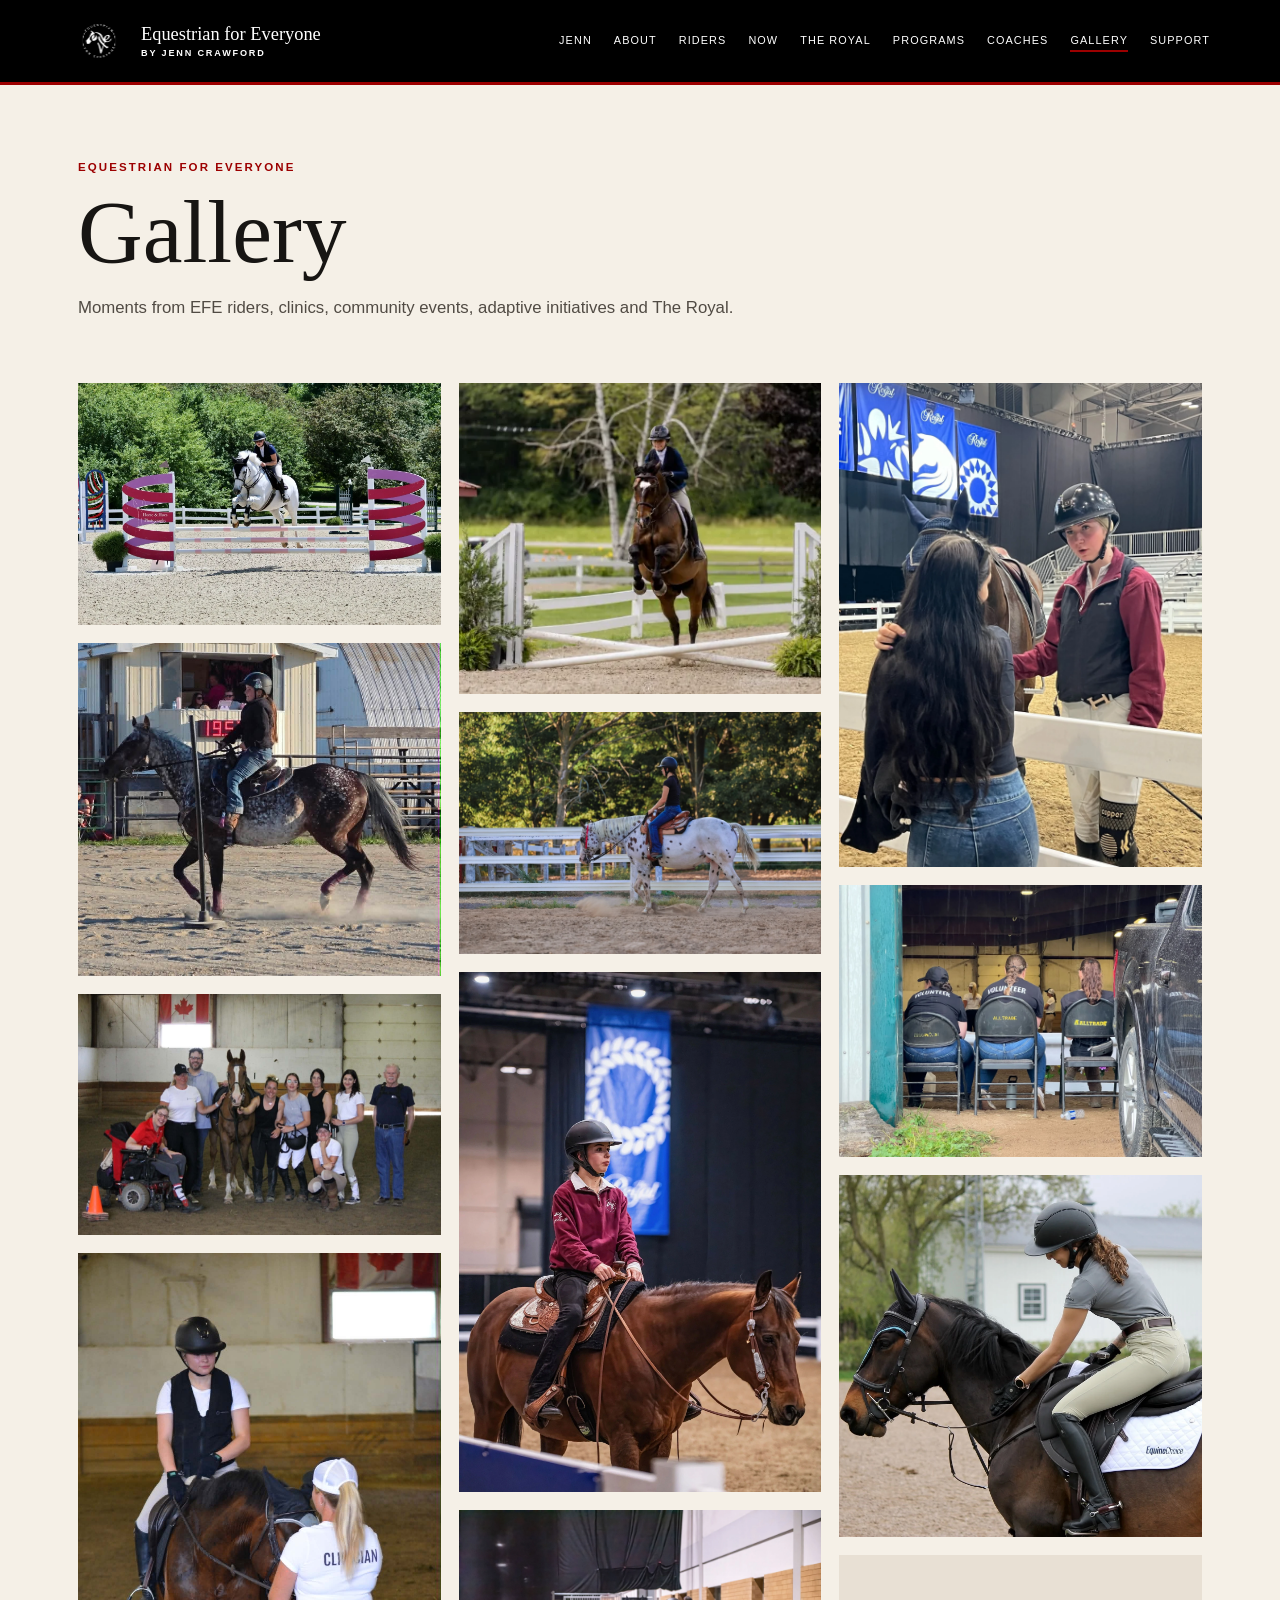
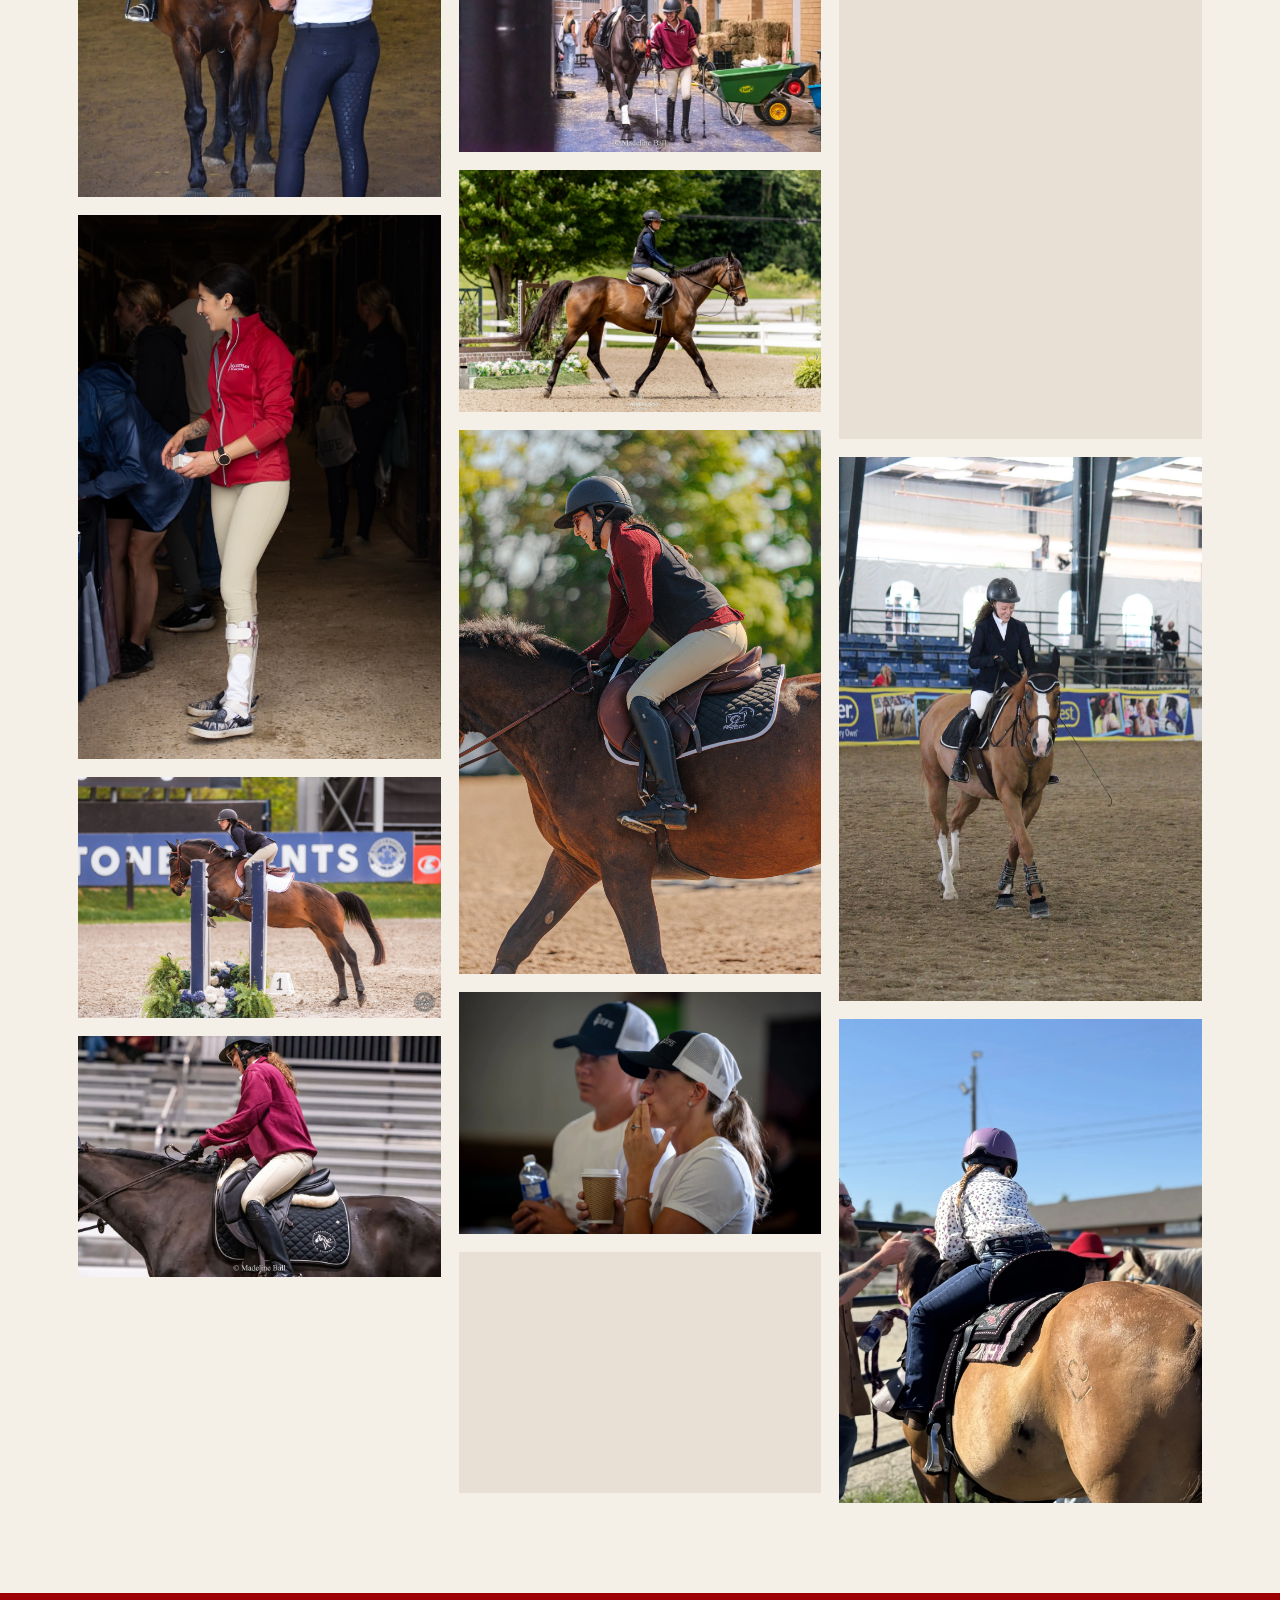
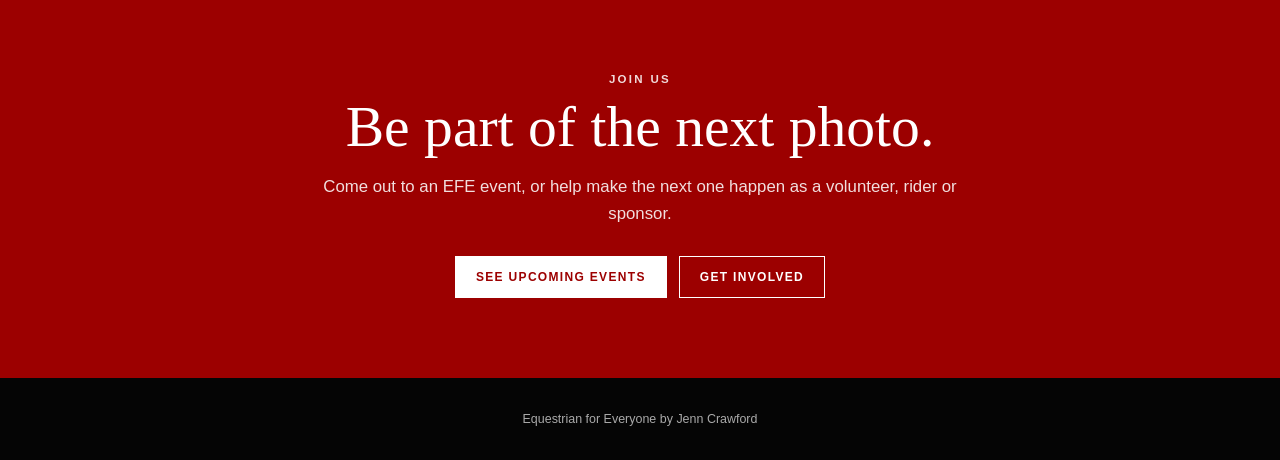
<file: gallery.html>
<!doctype html><html lang="en"><head><meta charset="utf-8"><meta name="viewport" content="width=device-width,initial-scale=1"><title>Gallery — Equestrian for Everyone</title><meta name="description" content="Photos of Equestrian for Everyone riders, clinics, community events and EFE at The Royal."><style>
*{box-sizing:border-box}html{scroll-behavior:smooth}body{margin:0;background:#f5f0e7;color:#171513;font-family:Arial,Helvetica,sans-serif}nav{height:86px;background:#050505;border-bottom:3px solid #9C0000;color:#fff}.nav{max-width:1180px;height:100%;margin:auto;padding:0 28px;display:flex;align-items:center;justify-content:space-between;gap:24px}.brand{display:flex;align-items:center;gap:12px;color:#fff;text-decoration:none;font-family:Georgia,serif;font-weight:700}.brand img{width:54px;height:54px;object-fit:contain}.back{color:#fff;text-decoration:none;text-transform:uppercase;font-size:.72rem;font-weight:800;letter-spacing:.12em}.hero{padding:76px 0 44px}.wrap{max-width:1180px;margin:auto;padding:0 28px}.eyebrow{color:#9C0000;text-transform:uppercase;font-size:.72rem;font-weight:800;letter-spacing:.18em}.hero h1{font-family:Georgia,serif;font-weight:400;font-size:clamp(3.3rem,7vw,6.5rem);line-height:.95;margin:16px 0 20px}.hero p{max-width:720px;font-size:1.05rem;line-height:1.7;color:#514b44}.gallery{columns:3 300px;column-gap:18px;padding-bottom:90px}.shot{break-inside:avoid;margin:0 0 18px;background:#e8e0d4;overflow:hidden}.shot img{display:block;width:100%;height:auto;transition:transform .25s ease}.shot:hover img{transform:scale(1.012)}footer{background:#050505;color:#aaa;padding:34px 0;text-align:center;font-size:.78rem}@media(max-width:620px){nav{height:76px}.wrap,.nav{padding-left:20px;padding-right:20px}.brand{font-size:.88rem}.brand img{width:44px;height:44px}.hero{padding:52px 0 30px}.gallery{columns:2 150px;column-gap:10px}.shot{margin-bottom:10px}}@media(max-width:390px){.gallery{columns:1}}
</style><meta property="og:image" content="https://eqforeveryone.ca/assets/efe-social-thumbnail.png"><meta property="og:image:secure_url" content="https://eqforeveryone.ca/assets/efe-social-thumbnail.png"><meta property="og:image:type" content="image/png"><meta property="og:image:width" content="1200"><meta property="og:image:height" content="1200"><meta name="twitter:card" content="summary_large_image"><meta name="twitter:image" content="https://eqforeveryone.ca/assets/efe-social-thumbnail.png"><link rel="icon" href="/favicon.ico" sizes="any"><link rel="icon" type="image/png" sizes="32x32" href="/assets/favicon-32.png"><link rel="apple-touch-icon" href="/assets/apple-touch-icon.png"><meta name="theme-color" content="#000000"><link rel="stylesheet" href="/assets/site-nav.css"></head><body><header class="sn"><div class="sn-in"><a class="sn-brand" href="/" aria-label="Equestrian for Everyone home"><img src="/assets/efe-logo-transparent.png" alt="" width="58" height="58"><span>Equestrian for Everyone<small>by Jenn Crawford</small></span></a><button class="sn-toggle" type="button" aria-label="Open navigation menu" aria-expanded="false" aria-controls="sn-links">☰</button><div class="sn-links" id="sn-links" role="navigation" aria-label="Main"><a href="/#jenn">Jenn</a><a href="/#about">About</a><a href="/#riders">Riders</a><a href="/#now">Now</a><a href="/#royal">The Royal</a><a href="/programs.html">Programs</a><a href="/coaches.html">Coaches</a><a href="/gallery.html" aria-current="page">Gallery</a><a href="/#support">Support</a></div></div></header>
<main><section class="hero"><div class="wrap"><div class="eyebrow">Equestrian for Everyone</div><h1>Gallery</h1><p>Moments from EFE riders, clinics, community events, adaptive initiatives and The Royal.</p></div></section>
<section class="wrap gallery" aria-label="EFE photo gallery" data-lightbox>
<figure class="shot"><img src="assets/abby-profile-new.webp" alt="EFE rider with horse"></figure>
<figure class="shot"><img src="assets/annabelle-action.png" alt="EFE rider in action"></figure>
<figure class="shot"><img loading="lazy" decoding="async" src="assets/clinic-group-horse.png" alt="EFE clinic group with horse"></figure>
<figure class="shot"><img loading="lazy" decoding="async" src="assets/clinic-rider.png" alt="EFE clinic rider"></figure>
<figure class="shot"><img loading="lazy" decoding="async" src="assets/jenn-community.png" alt="Jenn Crawford at an EFE community event"></figure>
<figure class="shot"><img loading="lazy" decoding="async" src="assets/jenn-jump-hq.png" alt="Jenn Crawford jumping"></figure>
<figure class="shot"><img loading="lazy" decoding="async" src="assets/jenn-royal-hero.png" alt="Jenn Crawford at The Royal"></figure>
<figure class="shot"><img loading="lazy" decoding="async" src="assets/lauren-profile-new.webp" alt="Lauren Reischer with horse"></figure>

<figure class="shot"><img loading="lazy" decoding="async" src="assets/gallery-rider-spotted-horse.webp" alt="EFE rider on a spotted horse"></figure><figure class="shot"><img loading="lazy" decoding="async" src="assets/gallery-royal-western.webp" alt="EFE rider at The Royal"></figure><figure class="shot"><img loading="lazy" decoding="async" src="assets/gallery-royal-backstage.webp" alt="EFE rider walking with a horse at The Royal"></figure><figure class="shot"><img loading="lazy" decoding="async" src="assets/gallery-arena-rider.webp" alt="EFE rider in the arena"></figure><figure class="shot"><img loading="lazy" decoding="async" src="assets/gallery-rider-closeup.webp" alt="EFE rider with horse"></figure><figure class="shot"><img loading="lazy" decoding="async" src="assets/gallery-efe-team-focus.webp" alt="EFE team member at an event"></figure><figure class="shot"><img loading="lazy" decoding="async" src="assets/gallery-efe-community-group.webp" alt="Equestrian for Everyone community group"></figure><figure class="shot"><img loading="lazy" decoding="async" src="assets/gallery-royal-rider-conversation.webp" alt="EFE rider speaking with a visitor at The Royal"></figure><figure class="shot"><img loading="lazy" decoding="async" src="assets/gallery-efe-volunteers.webp" alt="EFE volunteers supporting an event"></figure><figure class="shot"><img loading="lazy" decoding="async" src="assets/gallery-adaptive-rider.webp" alt="Adaptive equestrian rider"></figure><figure class="shot"><img loading="lazy" decoding="async" src="assets/gallery-rider-white-horse.webp" alt="EFE rider and participant with a white horse"></figure><figure class="shot"><img loading="lazy" decoding="async" src="assets/gallery-arena-smiling-rider.webp" alt="EFE rider in the arena"></figure><figure class="shot"><img loading="lazy" decoding="async" src="assets/efe-gallery-riding-support.webp" alt="Rider receiving support while horseback riding at an EFE event"></figure></section><section class="next-step" aria-label="Next steps"><div class="ns-in"><div class="ns-eyebrow">Join us</div><h2>Be part of the next photo.</h2><p>Come out to an EFE event, or help make the next one happen as a volunteer, rider or sponsor.</p><div class="ns-actions"><a class="ns-btn fill" href="/programs.html">See upcoming events</a><a class="ns-btn" href="/#support">Get Involved</a></div></div></section></main>
<footer><div class="wrap">Equestrian for Everyone by Jenn Crawford</div></footer><script src="/assets/site-nav.js" defer></script><script src="/assets/lightbox.js" defer></script></body></html>
</file>
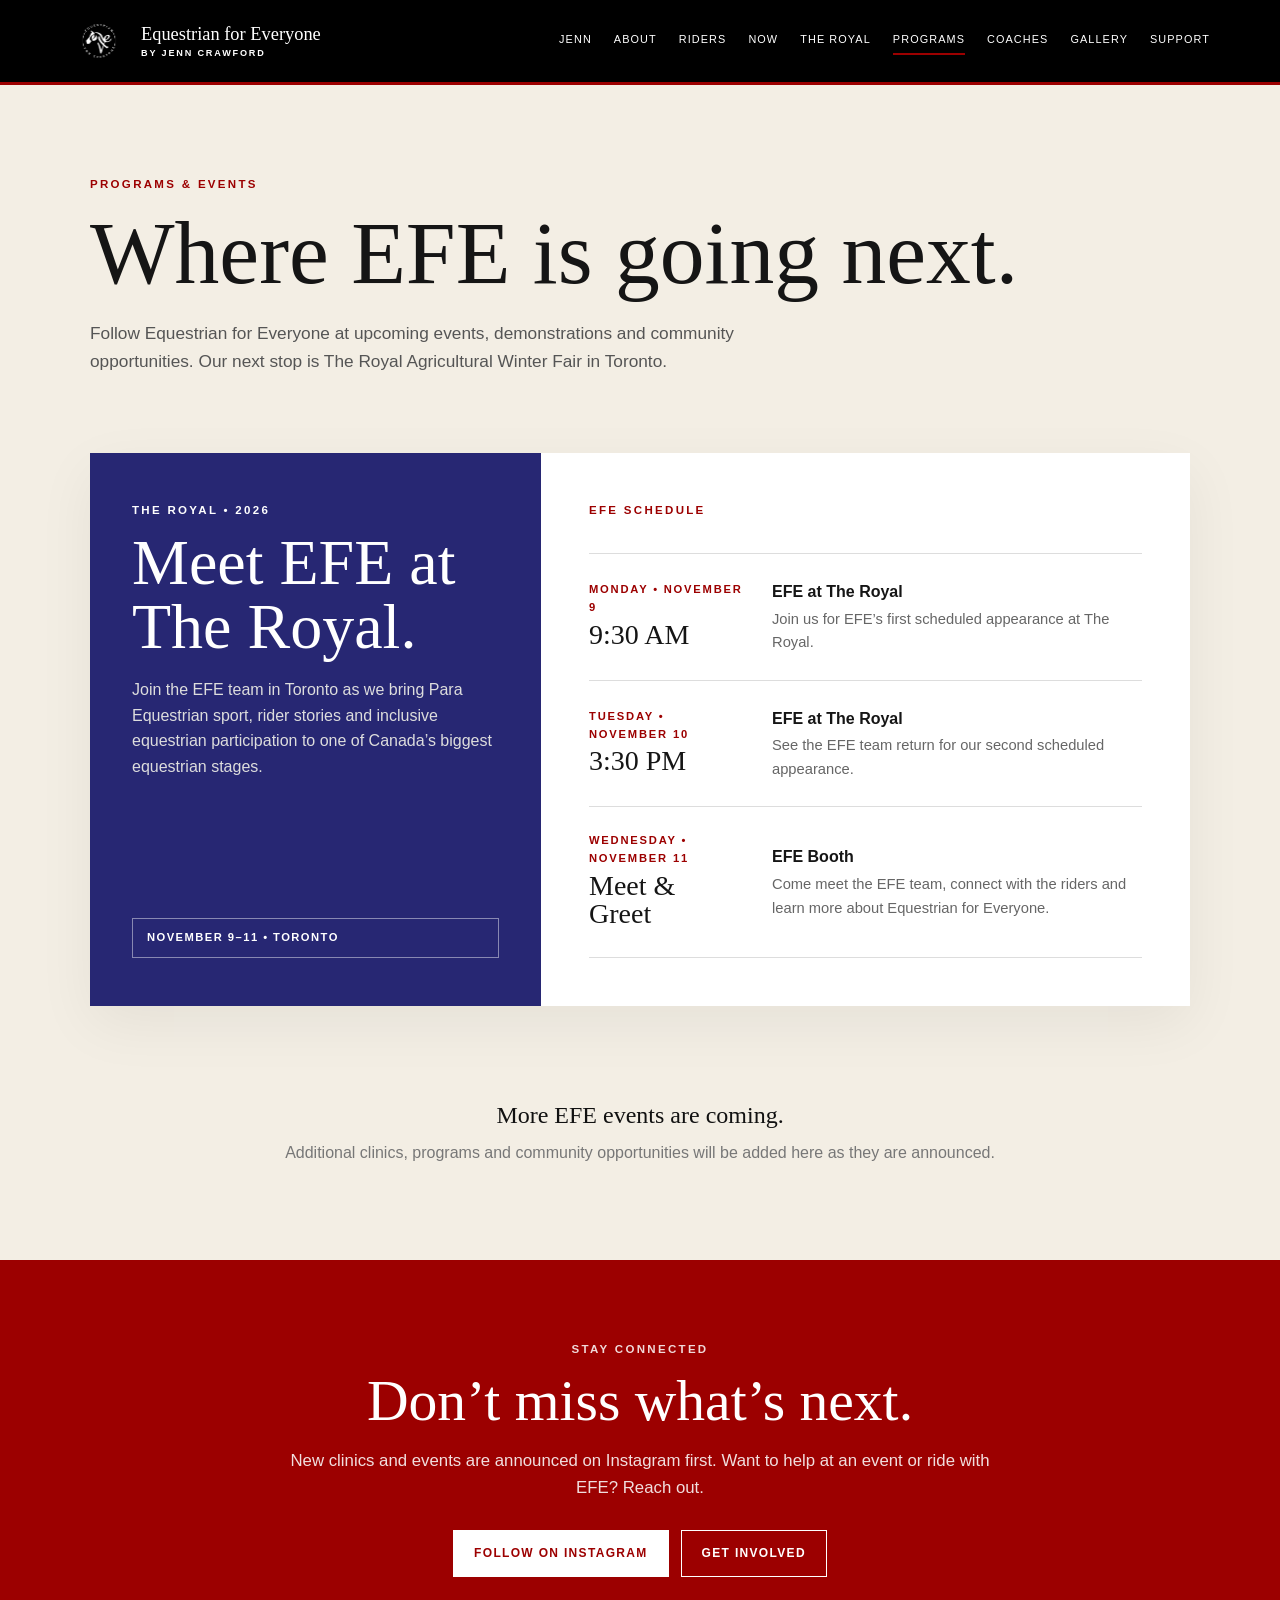
<file: programs.html>
<!doctype html><html lang="en"><head><meta charset="utf-8"><meta name="viewport" content="width=device-width,initial-scale=1"><title>Programs & Events — Equestrian for Everyone</title><meta name="description" content="Upcoming Equestrian for Everyone events, including The Royal Agricultural Winter Fair 2026."><style>
:root{--red:#9C0000;--cream:#F3EEE4;--black:#000;--muted:#666}*{box-sizing:border-box}body{margin:0;background:var(--cream);color:#151515;font-family:Arial,Helvetica,sans-serif;line-height:1.6}h1,h2,h3{font-family:'GFS Didot','Bodoni 72','Didot','Times New Roman',serif;font-weight:400;line-height:1}nav{background:#000;border-bottom:3px solid var(--red);padding:12px 24px}.nav{max-width:1160px;margin:auto;display:flex;align-items:center;justify-content:space-between;gap:20px}.brand{display:flex;align-items:center;gap:12px;color:#fff;text-decoration:none;font-family:Georgia,serif;font-size:1.08rem}.brand img{width:54px;height:54px;object-fit:contain}.back{color:#fff;text-decoration:none;font-size:.72rem;font-weight:800;letter-spacing:.1em;text-transform:uppercase}.wrap{max-width:1160px;margin:auto;padding:0 30px}.hero{padding:90px 0 60px}.eyebrow{font-size:.72rem;font-weight:800;letter-spacing:.2em;text-transform:uppercase;color:var(--red)}h1{font-size:clamp(3.5rem,7vw,6.5rem);margin:15px 0 22px}.intro{font-size:1.08rem;color:#555;max-width:690px}.event{margin-bottom:90px;background:#fff;display:grid;grid-template-columns:.82fr 1.18fr;box-shadow:0 18px 55px rgba(0,0,0,.06)}.event-side{background:#272773;color:#fff;padding:48px 42px;display:flex;flex-direction:column;justify-content:space-between}.event-side .eyebrow{color:#fff}.event-side h2{font-size:clamp(2.8rem,5vw,4.8rem);margin:12px 0 18px}.event-side p{color:#ddd;margin:0}.event-main{padding:48px}.event-main>p{color:#555;margin-top:0}.schedule{margin-top:34px;border-top:1px solid #ddd}.slot{display:grid;grid-template-columns:155px 1fr;gap:28px;padding:25px 0;border-bottom:1px solid #ddd;align-items:center}.date{font-size:.7rem;font-weight:800;letter-spacing:.16em;text-transform:uppercase;color:var(--red)}.slot h3{font-size:1.75rem;margin:4px 0}.slot p{margin:3px 0 0;color:var(--muted);font-size:.92rem}.badge{display:inline-block;margin-top:28px;padding:10px 14px;border:1px solid rgba(255,255,255,.45);font-size:.7rem;font-weight:800;letter-spacing:.13em;text-transform:uppercase}.coming{text-align:center;padding:0 20px 95px;color:#777}.coming strong{display:block;color:#111;font-family:Georgia,serif;font-size:1.5rem;font-weight:400;margin-bottom:5px}@media(max-width:760px){.event{grid-template-columns:1fr}.event-side,.event-main{padding:35px 25px}.slot{grid-template-columns:1fr;gap:4px}.hero{padding:65px 0 45px}.wrap{padding:0 20px}}@media(max-width:520px){.brand{font-size:.88rem}.brand img{width:44px;height:44px}}</style><meta property="og:image" content="https://eqforeveryone.ca/assets/efe-social-thumbnail.png"><meta property="og:image:secure_url" content="https://eqforeveryone.ca/assets/efe-social-thumbnail.png"><meta property="og:image:type" content="image/png"><meta property="og:image:width" content="1200"><meta property="og:image:height" content="1200"><meta name="twitter:card" content="summary_large_image"><meta name="twitter:image" content="https://eqforeveryone.ca/assets/efe-social-thumbnail.png"><link rel="icon" href="/favicon.ico" sizes="any"><link rel="icon" type="image/png" sizes="32x32" href="/assets/favicon-32.png"><link rel="apple-touch-icon" href="/assets/apple-touch-icon.png"><meta name="theme-color" content="#000000"><link rel="stylesheet" href="/assets/site-nav.css"></head><body>
<header class="sn"><div class="sn-in"><a class="sn-brand" href="/" aria-label="Equestrian for Everyone home"><img src="/assets/efe-logo-transparent.png" alt="" width="58" height="58"><span>Equestrian for Everyone<small>by Jenn Crawford</small></span></a><button class="sn-toggle" type="button" aria-label="Open navigation menu" aria-expanded="false" aria-controls="sn-links">☰</button><div class="sn-links" id="sn-links" role="navigation" aria-label="Main"><a href="/#jenn">Jenn</a><a href="/#about">About</a><a href="/#riders">Riders</a><a href="/#now">Now</a><a href="/#royal">The Royal</a><a href="/programs.html" aria-current="page">Programs</a><a href="/coaches.html">Coaches</a><a href="/gallery.html">Gallery</a><a href="/#support">Support</a></div></div></header>
<main><section class="hero"><div class="wrap"><div class="eyebrow">Programs & Events</div><h1>Where EFE is going next.</h1><p class="intro">Follow Equestrian for Everyone at upcoming events, demonstrations and community opportunities. Our next stop is The Royal Agricultural Winter Fair in Toronto.</p></div></section>
<section class="wrap"><article class="event"><div class="event-side"><div><div class="eyebrow">The Royal • 2026</div><h2>Meet EFE at The Royal.</h2><p>Join the EFE team in Toronto as we bring Para Equestrian sport, rider stories and inclusive equestrian participation to one of Canada’s biggest equestrian stages.</p></div><div class="badge">November 9–11 • Toronto</div></div>
<div class="event-main"><div class="eyebrow">EFE Schedule</div><div class="schedule">
<div class="slot"><div><div class="date">Monday • November 9</div><h3>9:30 AM</h3></div><div><strong>EFE at The Royal</strong><p>Join us for EFE’s first scheduled appearance at The Royal.</p></div></div>
<div class="slot"><div><div class="date">Tuesday • November 10</div><h3>3:30 PM</h3></div><div><strong>EFE at The Royal</strong><p>See the EFE team return for our second scheduled appearance.</p></div></div>
<div class="slot"><div><div class="date">Wednesday • November 11</div><h3>Meet &amp; Greet</h3></div><div><strong>EFE Booth</strong><p>Come meet the EFE team, connect with the riders and learn more about Equestrian for Everyone.</p></div></div>
</div></div></article></section>
<section class="coming"><strong>More EFE events are coming.</strong>Additional clinics, programs and community opportunities will be added here as they are announced.</section><section class="next-step" aria-label="Next steps"><div class="ns-in"><div class="ns-eyebrow">Stay connected</div><h2>Don’t miss what’s next.</h2><p>New clinics and events are announced on Instagram first. Want to help at an event or ride with EFE? Reach out.</p><div class="ns-actions"><a class="ns-btn fill" href="https://www.instagram.com/eqforeveryone/" target="_blank" rel="noopener noreferrer">Follow on Instagram</a><a class="ns-btn" href="/#support">Get Involved</a></div></div></section></main><script src="/assets/site-nav.js" defer></script></body></html>
</file>
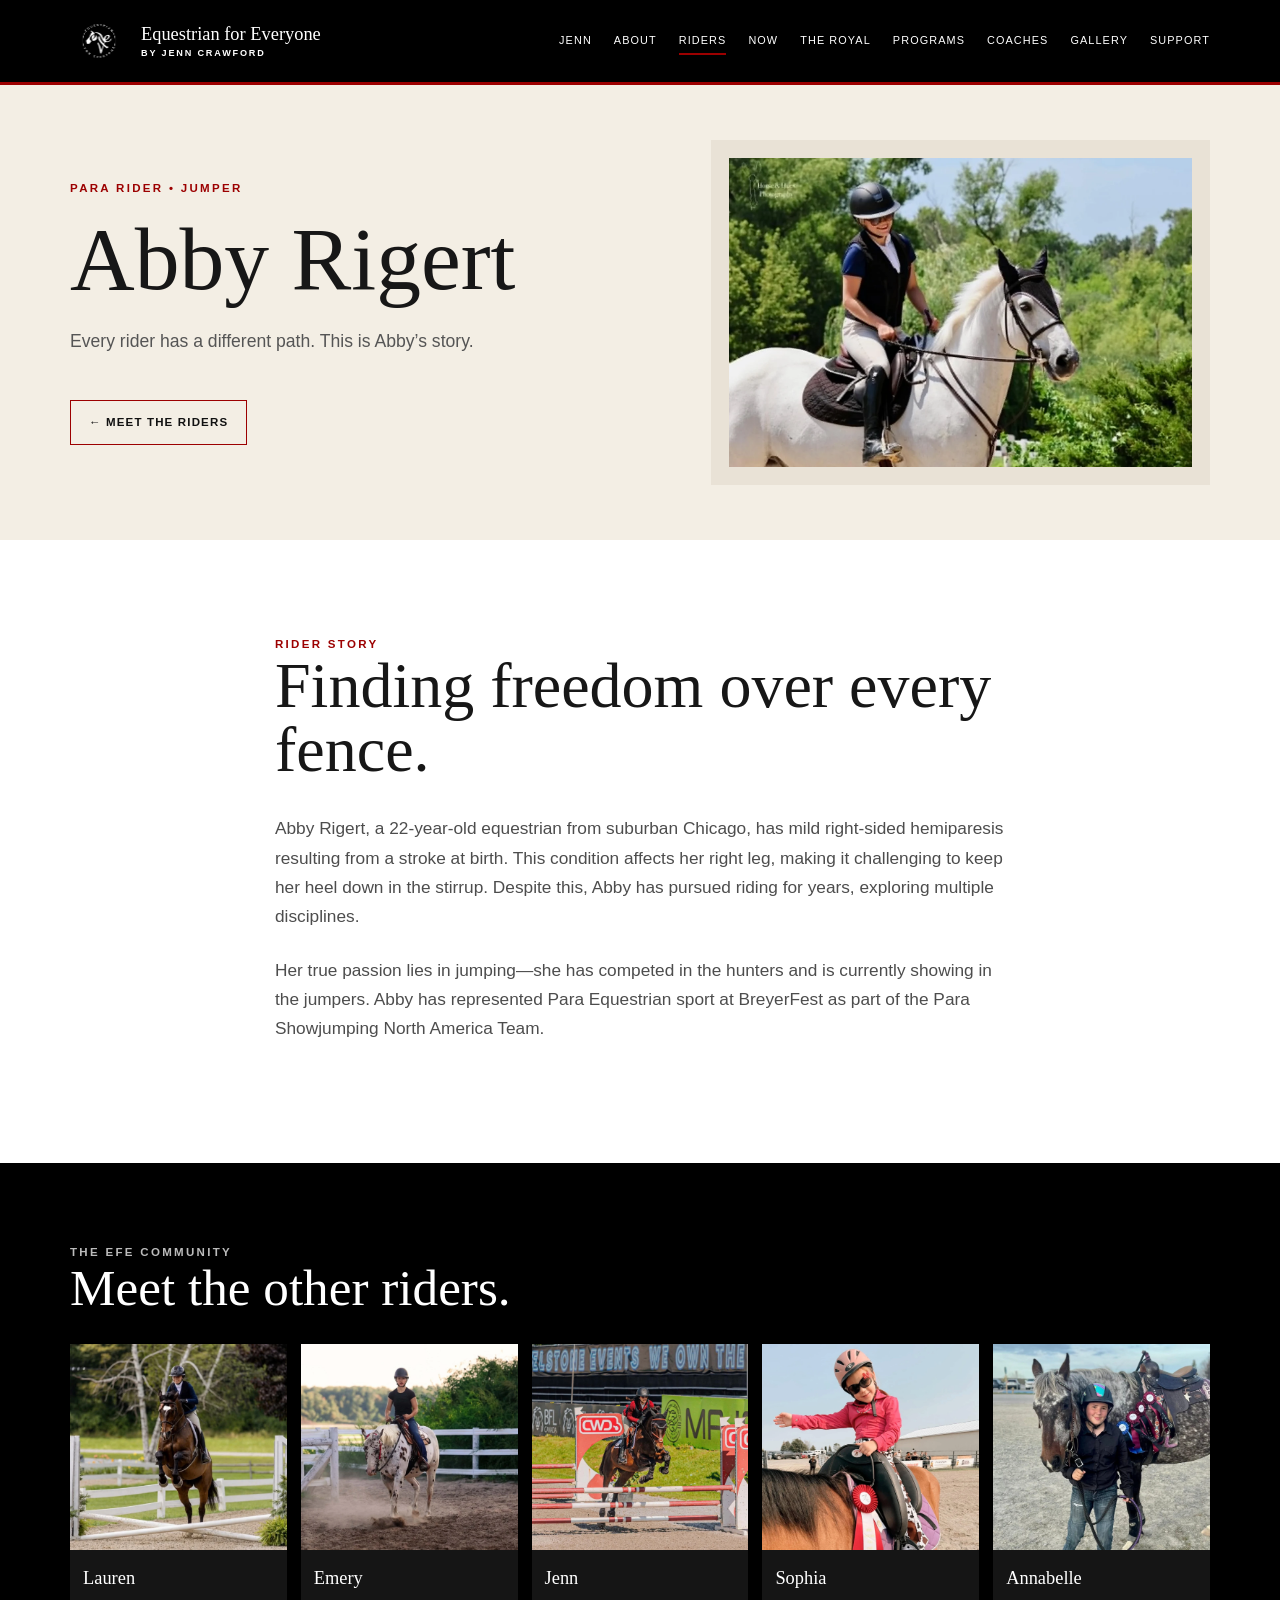
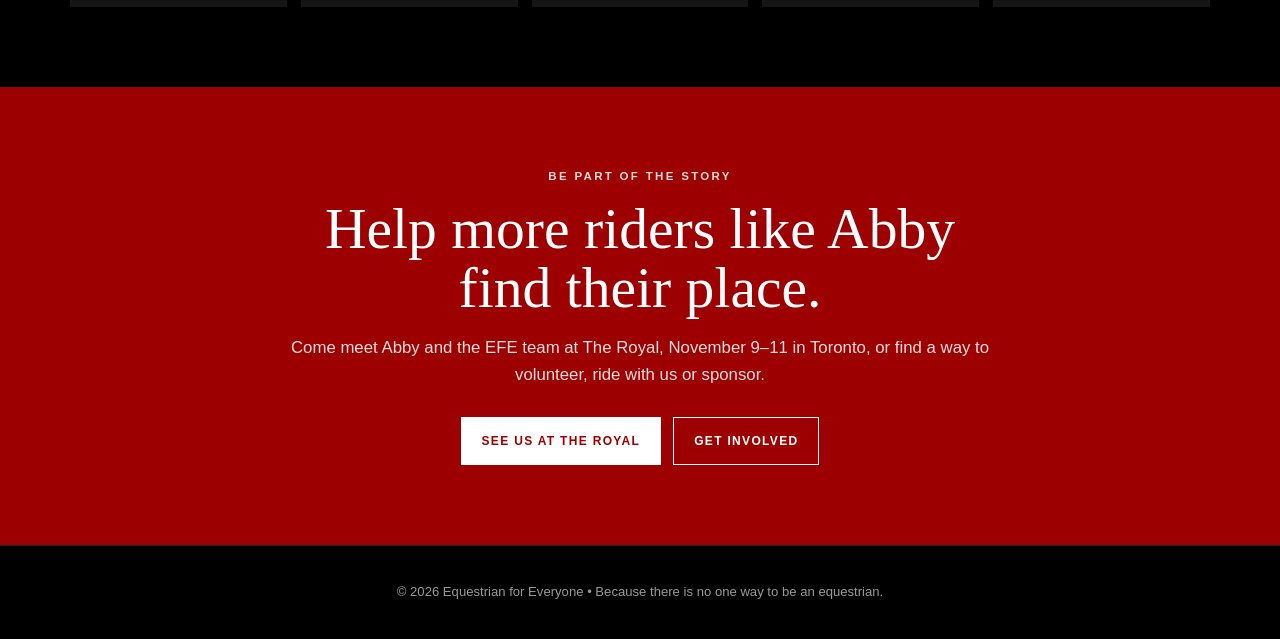
<file: riders/abby.html>
<!doctype html><html lang="en"><head><meta charset="utf-8"><meta name="viewport" content="width=device-width,initial-scale=1"><title>Abby Rigert — Equestrian for Everyone</title><style>
:root{--red:#9C0000;--cream:#F3EEE4;--black:#000}*{box-sizing:border-box}body{margin:0;background:var(--cream);color:#171717;font-family:Arial,Helvetica,sans-serif;line-height:1.7}h1,h2{font-family:'GFS Didot','Bodoni 72','Didot','Times New Roman',serif;font-weight:400;line-height:1}.wrap{max-width:1200px;margin:auto;padding:0 30px}nav{min-height:82px;background:#000;border-bottom:3px solid var(--red);display:flex;align-items:center}.nav{width:100%;display:flex;justify-content:space-between;align-items:center;gap:28px}.brand{display:flex;align-items:center;gap:12px;color:#fff;text-decoration:none;font-family:Georgia,serif;font-size:1.08rem;white-space:nowrap;flex:0 0 auto}.brand img{width:54px;height:54px;object-fit:contain;flex:0 0 auto}.links{display:flex;align-items:center;justify-content:flex-end;gap:28px;flex:1}.links a{color:#fff;text-decoration:none;font-size:.68rem;font-weight:700;letter-spacing:.11em;text-transform:uppercase;white-space:nowrap}.hero{display:grid;grid-template-columns:1.08fr .92fr;max-width:1200px;margin:auto;padding:55px 30px;gap:55px;align-items:center}.copy{display:flex;align-items:center;padding:25px 0}.photo{display:flex;align-items:center;justify-content:center;background:#e9e2d6;padding:18px}.photo img{display:block;width:auto;max-width:100%;height:auto;max-height:500px;object-fit:contain}.eyebrow{font-size:.72rem;font-weight:800;letter-spacing:.2em;text-transform:uppercase;color:var(--red)}h1{font-size:clamp(3.5rem,7vw,6.5rem);margin:15px 0 24px}.lead{font-size:1.1rem;color:#555}.btn{display:inline-block;margin-top:25px;padding:12px 18px;border:1px solid var(--red);color:#111;text-decoration:none;font-size:.72rem;font-weight:800;letter-spacing:.1em;text-transform:uppercase}.story{background:#fff;padding:95px 0}.story-inner{max-width:790px;margin:auto;padding:0 30px}.story h2{font-size:clamp(2.6rem,5vw,4.4rem);margin:0 0 32px}.story p{font-size:1.08rem;color:#4d4d4d;margin:0 0 24px}.others{background:#000;color:#fff;padding:80px 0}.others h2{font-size:clamp(2.4rem,4vw,3.8rem);margin:0 0 30px}.grid{display:grid;grid-template-columns:repeat(5,1fr);gap:14px}.mini{color:#fff;text-decoration:none;background:#151515}.mini img{width:100%;height:auto;aspect-ratio:1725/1641;object-fit:cover;display:block;background:#171717}.mini span{display:block;padding:13px;font-family:Georgia,serif;font-size:1.15rem}.foot{background:#000;color:#999;text-align:center;padding:35px;border-top:1px solid #222;font-size:.82rem}@media(max-width:850px){.hero{grid-template-columns:1fr;padding:35px 22px;gap:28px}.photo{order:-1;min-height:0;padding:12px}.links{display:none}.menu-toggle{display:block}.grid{grid-template-columns:repeat(2,1fr)}}@media(max-width:520px){.photo{min-height:0}.photo img{max-height:360px}.mini img{height:auto}.wrap{padding:0 22px}}</style><meta property="og:image" content="https://eqforeveryone.ca/assets/efe-social-thumbnail.png"><meta property="og:image:secure_url" content="https://eqforeveryone.ca/assets/efe-social-thumbnail.png"><meta property="og:image:type" content="image/png"><meta property="og:image:width" content="1200"><meta property="og:image:height" content="1200"><meta name="twitter:card" content="summary_large_image"><meta name="twitter:image" content="https://eqforeveryone.ca/assets/efe-social-thumbnail.png"><style>.menu-toggle{display:none!important}@media(max-width:850px){.menu-toggle{display:block!important}}</style><link rel="icon" href="/favicon.ico" sizes="any"><link rel="icon" type="image/png" sizes="32x32" href="/assets/favicon-32.png"><link rel="apple-touch-icon" href="/assets/apple-touch-icon.png"><meta name="theme-color" content="#000000"><link rel="stylesheet" href="/assets/site-nav.css"></head><body>
<header class="sn"><div class="sn-in"><a class="sn-brand" href="/" aria-label="Equestrian for Everyone home"><img src="/assets/efe-logo-transparent.png" alt="" width="58" height="58"><span>Equestrian for Everyone<small>by Jenn Crawford</small></span></a><button class="sn-toggle" type="button" aria-label="Open navigation menu" aria-expanded="false" aria-controls="sn-links">☰</button><div class="sn-links" id="sn-links" role="navigation" aria-label="Main"><a href="/#jenn">Jenn</a><a href="/#about">About</a><a href="/#riders" aria-current="page">Riders</a><a href="/#now">Now</a><a href="/#royal">The Royal</a><a href="/programs.html">Programs</a><a href="/coaches.html">Coaches</a><a href="/gallery.html">Gallery</a><a href="/#support">Support</a></div></div></header>
<main><section class="hero"><div class="copy"><div><div class="eyebrow">Para Rider • Jumper</div><h1>Abby Rigert</h1><p class="lead">Every rider has a different path. This is Abby’s story.</p><a class="btn" href="/#riders">← Meet the Riders</a></div></div><div class="photo"><img src="../assets/abby.webp" alt="Abby Rigert riding"></div></section>
<section class="story"><div class="story-inner"><div class="eyebrow">Rider Story</div><h2>Finding freedom over every fence.</h2><p>Abby Rigert, a 22-year-old equestrian from suburban Chicago, has mild right-sided hemiparesis resulting from a stroke at birth. This condition affects her right leg, making it challenging to keep her heel down in the stirrup. Despite this, Abby has pursued riding for years, exploring multiple disciplines.</p><p>Her true passion lies in jumping—she has competed in the hunters and is currently showing in the jumpers. Abby has represented Para Equestrian sport at BreyerFest as part of the Para Showjumping North America Team.</p></div></section>
<section class="others"><div class="wrap"><div class="eyebrow" style="color:#bbb">The EFE Community</div><h2>Meet the other riders.</h2><div class="grid"><a class="mini" href="lauren.html"><img loading="lazy" decoding="async" src="../assets/lauren-main.webp" alt="Lauren"><span>Lauren</span></a><a class="mini" href="emery.html"><img loading="lazy" decoding="async" src="../assets/abby-main.webp" alt="Emery"><span>Emery</span></a><a class="mini" href="jenn.html"><img loading="lazy" decoding="async" src="../assets/jenn-main.webp" alt="Jenn"><span>Jenn</span></a><a class="mini" href="sophia.html"><img loading="lazy" decoding="async" src="../assets/sophia-main.webp" alt="Sophia Schwartzentruber"><span>Sophia</span></a><a class="mini" href="annabelle.html"><img loading="lazy" decoding="async" src="../assets/annabelle-main.webp" alt="Annabelle"><span>Annabelle</span></a></div></div></section><section class="next-step" aria-label="Next steps"><div class="ns-in"><div class="ns-eyebrow">Be part of the story</div><h2>Help more riders like Abby find their place.</h2><p>Come meet Abby and the EFE team at The Royal, November 9–11 in Toronto, or find a way to volunteer, ride with us or sponsor.</p><div class="ns-actions"><a class="ns-btn fill" href="/programs.html">See us at The Royal</a><a class="ns-btn" href="/#support">Get Involved</a></div></div></section></main><footer class="foot">© 2026 Equestrian for Everyone • Because there is no one way to be an equestrian.</footer><script src="/assets/site-nav.js" defer></script></body></html>
</file>
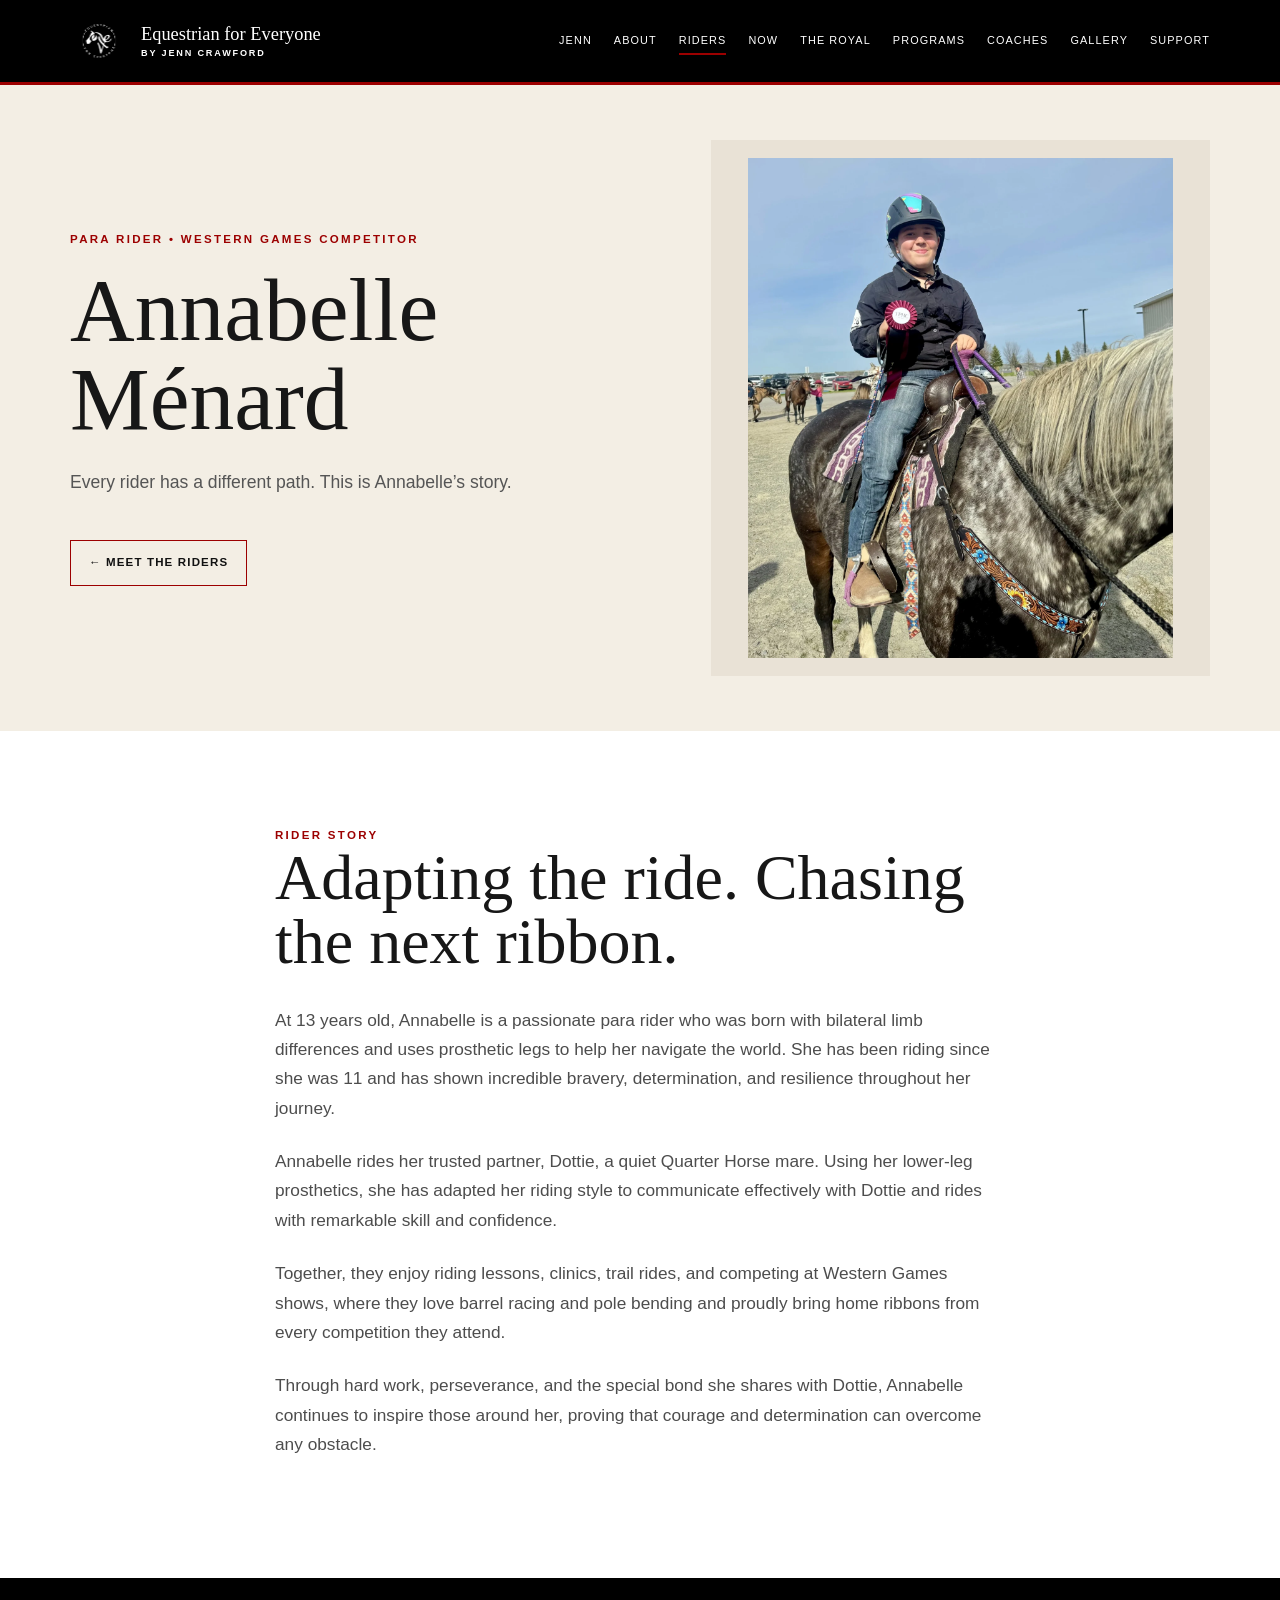
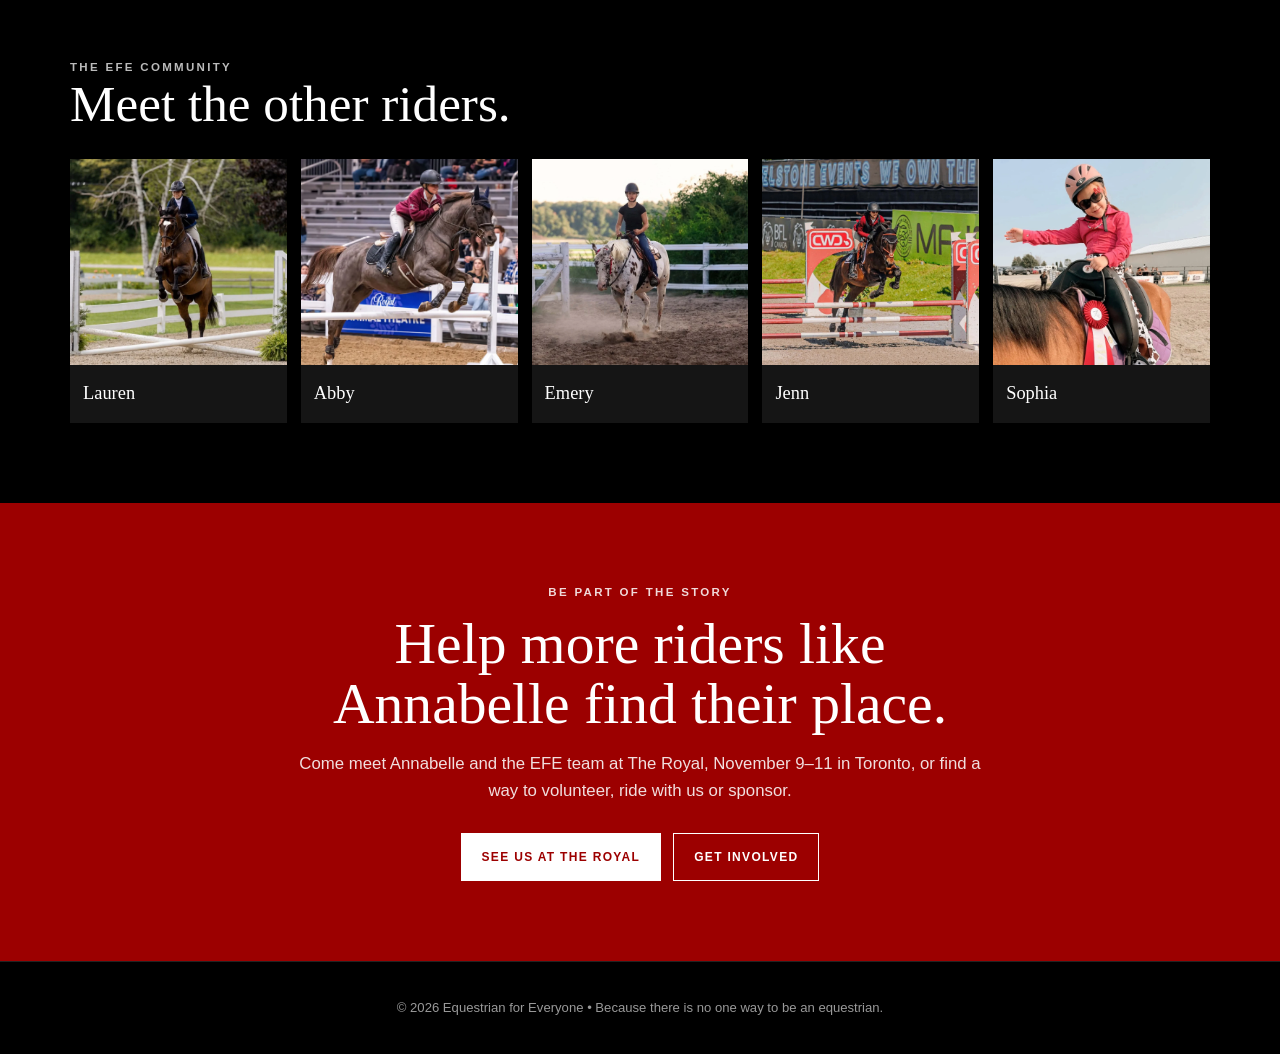
<file: riders/annabelle.html>
<!doctype html><html lang="en"><head><meta charset="utf-8"><meta name="viewport" content="width=device-width,initial-scale=1"><title>Annabelle Ménard — Equestrian for Everyone</title><style>
:root{--red:#9C0000;--cream:#F3EEE4;--black:#000}*{box-sizing:border-box}body{margin:0;background:var(--cream);color:#171717;font-family:Arial,Helvetica,sans-serif;line-height:1.7}h1,h2{font-family:'GFS Didot','Bodoni 72','Didot','Times New Roman',serif;font-weight:400;line-height:1}.wrap{max-width:1200px;margin:auto;padding:0 30px}nav{min-height:82px;background:#000;border-bottom:3px solid var(--red);display:flex;align-items:center}.nav{width:100%;display:flex;justify-content:space-between;align-items:center;gap:28px}.brand{display:flex;align-items:center;gap:12px;color:#fff;text-decoration:none;font-family:Georgia,serif;font-size:1.08rem;white-space:nowrap;flex:0 0 auto}.brand img{width:54px;height:54px;object-fit:contain;flex:0 0 auto}.links{display:flex;align-items:center;justify-content:flex-end;gap:28px;flex:1}.links a{color:#fff;text-decoration:none;font-size:.68rem;font-weight:700;letter-spacing:.11em;text-transform:uppercase;white-space:nowrap}.hero{display:grid;grid-template-columns:1.08fr .92fr;max-width:1200px;margin:auto;padding:55px 30px;gap:55px;align-items:center}.copy{display:flex;align-items:center;padding:25px 0}.photo{display:flex;align-items:center;justify-content:center;background:#e9e2d6;padding:18px}.photo img{display:block;width:auto;max-width:100%;height:auto;max-height:500px;object-fit:contain}.eyebrow{font-size:.72rem;font-weight:800;letter-spacing:.2em;text-transform:uppercase;color:var(--red)}h1{font-size:clamp(3.5rem,7vw,6.5rem);margin:15px 0 24px}.lead{font-size:1.1rem;color:#555}.btn{display:inline-block;margin-top:25px;padding:12px 18px;border:1px solid var(--red);color:#111;text-decoration:none;font-size:.72rem;font-weight:800;letter-spacing:.1em;text-transform:uppercase}.story{background:#fff;padding:95px 0}.story-inner{max-width:790px;margin:auto;padding:0 30px}.story h2{font-size:clamp(2.6rem,5vw,4.4rem);margin:0 0 32px}.story p{font-size:1.08rem;color:#4d4d4d;margin:0 0 24px}.others{background:#000;color:#fff;padding:80px 0}.others h2{font-size:clamp(2.4rem,4vw,3.8rem);margin:0 0 30px}.grid{display:grid;grid-template-columns:repeat(5,1fr);gap:14px}.mini{color:#fff;text-decoration:none;background:#151515}.mini img{width:100%;height:auto;aspect-ratio:1725/1641;object-fit:cover;display:block;background:#171717}.mini span{display:block;padding:13px;font-family:Georgia,serif;font-size:1.15rem}.foot{background:#000;color:#999;text-align:center;padding:35px;border-top:1px solid #222;font-size:.82rem}@media(max-width:850px){.hero{grid-template-columns:1fr;padding:35px 22px;gap:28px}.photo{order:-1;min-height:0;padding:12px}.links{display:none}.menu-toggle{display:block}.grid{grid-template-columns:repeat(2,1fr)}}@media(max-width:520px){.photo{min-height:0}.photo img{max-height:360px}.mini img{height:auto}.wrap{padding:0 22px}}</style><meta property="og:image" content="https://eqforeveryone.ca/assets/efe-social-thumbnail.png"><meta property="og:image:secure_url" content="https://eqforeveryone.ca/assets/efe-social-thumbnail.png"><meta property="og:image:type" content="image/png"><meta property="og:image:width" content="1200"><meta property="og:image:height" content="1200"><meta name="twitter:card" content="summary_large_image"><meta name="twitter:image" content="https://eqforeveryone.ca/assets/efe-social-thumbnail.png"><style>.menu-toggle{display:none!important}@media(max-width:850px){.menu-toggle{display:block!important}}</style><link rel="icon" href="/favicon.ico" sizes="any"><link rel="icon" type="image/png" sizes="32x32" href="/assets/favicon-32.png"><link rel="apple-touch-icon" href="/assets/apple-touch-icon.png"><meta name="theme-color" content="#000000"><link rel="stylesheet" href="/assets/site-nav.css"></head><body>
<header class="sn"><div class="sn-in"><a class="sn-brand" href="/" aria-label="Equestrian for Everyone home"><img src="/assets/efe-logo-transparent.png" alt="" width="58" height="58"><span>Equestrian for Everyone<small>by Jenn Crawford</small></span></a><button class="sn-toggle" type="button" aria-label="Open navigation menu" aria-expanded="false" aria-controls="sn-links">☰</button><div class="sn-links" id="sn-links" role="navigation" aria-label="Main"><a href="/#jenn">Jenn</a><a href="/#about">About</a><a href="/#riders" aria-current="page">Riders</a><a href="/#now">Now</a><a href="/#royal">The Royal</a><a href="/programs.html">Programs</a><a href="/coaches.html">Coaches</a><a href="/gallery.html">Gallery</a><a href="/#support">Support</a></div></div></header>
<main><section class="hero"><div class="copy"><div><div class="eyebrow">Para Rider • Western Games Competitor</div><h1>Annabelle Ménard</h1><p class="lead">Every rider has a different path. This is Annabelle’s story.</p><a class="btn" href="/#riders">← Meet the Riders</a></div></div><div class="photo"><img src="../assets/annabelle-solo-updated.webp" alt="Annabelle Ménard riding with an award ribbon"></div></section>
<section class="story"><div class="story-inner"><div class="eyebrow">Rider Story</div><h2>Adapting the ride. Chasing the next ribbon.</h2><p>At 13 years old, Annabelle is a passionate para rider who was born with bilateral limb differences and uses prosthetic legs to help her navigate the world. She has been riding since she was 11 and has shown incredible bravery, determination, and resilience throughout her journey.</p><p>Annabelle rides her trusted partner, Dottie, a quiet Quarter Horse mare. Using her lower-leg prosthetics, she has adapted her riding style to communicate effectively with Dottie and rides with remarkable skill and confidence.</p><p>Together, they enjoy riding lessons, clinics, trail rides, and competing at Western Games shows, where they love barrel racing and pole bending and proudly bring home ribbons from every competition they attend.</p><p>Through hard work, perseverance, and the special bond she shares with Dottie, Annabelle continues to inspire those around her, proving that courage and determination can overcome any obstacle.</p></div></section>
<section class="others"><div class="wrap"><div class="eyebrow" style="color:#bbb">The EFE Community</div><h2>Meet the other riders.</h2><div class="grid"><a class="mini" href="lauren.html"><img loading="lazy" decoding="async" src="../assets/lauren-main.webp" alt="Lauren"><span>Lauren</span></a><a class="mini" href="abby.html"><img loading="lazy" decoding="async" src="../assets/abby-main-royal.webp" alt="Abby"><span>Abby</span></a><a class="mini" href="emery.html"><img loading="lazy" decoding="async" src="../assets/abby-main.webp" alt="Emery"><span>Emery</span></a><a class="mini" href="jenn.html"><img loading="lazy" decoding="async" src="../assets/jenn-main.webp" alt="Jenn"><span>Jenn</span></a><a class="mini" href="sophia.html"><img loading="lazy" decoding="async" src="../assets/sophia-main.webp" alt="Sophia Schwartzentruber"><span>Sophia</span></a></div></div></section><section class="next-step" aria-label="Next steps"><div class="ns-in"><div class="ns-eyebrow">Be part of the story</div><h2>Help more riders like Annabelle find their place.</h2><p>Come meet Annabelle and the EFE team at The Royal, November 9–11 in Toronto, or find a way to volunteer, ride with us or sponsor.</p><div class="ns-actions"><a class="ns-btn fill" href="/programs.html">See us at The Royal</a><a class="ns-btn" href="/#support">Get Involved</a></div></div></section></main><footer class="foot">© 2026 Equestrian for Everyone • Because there is no one way to be an equestrian.</footer><script src="/assets/site-nav.js" defer></script></body></html>
</file>
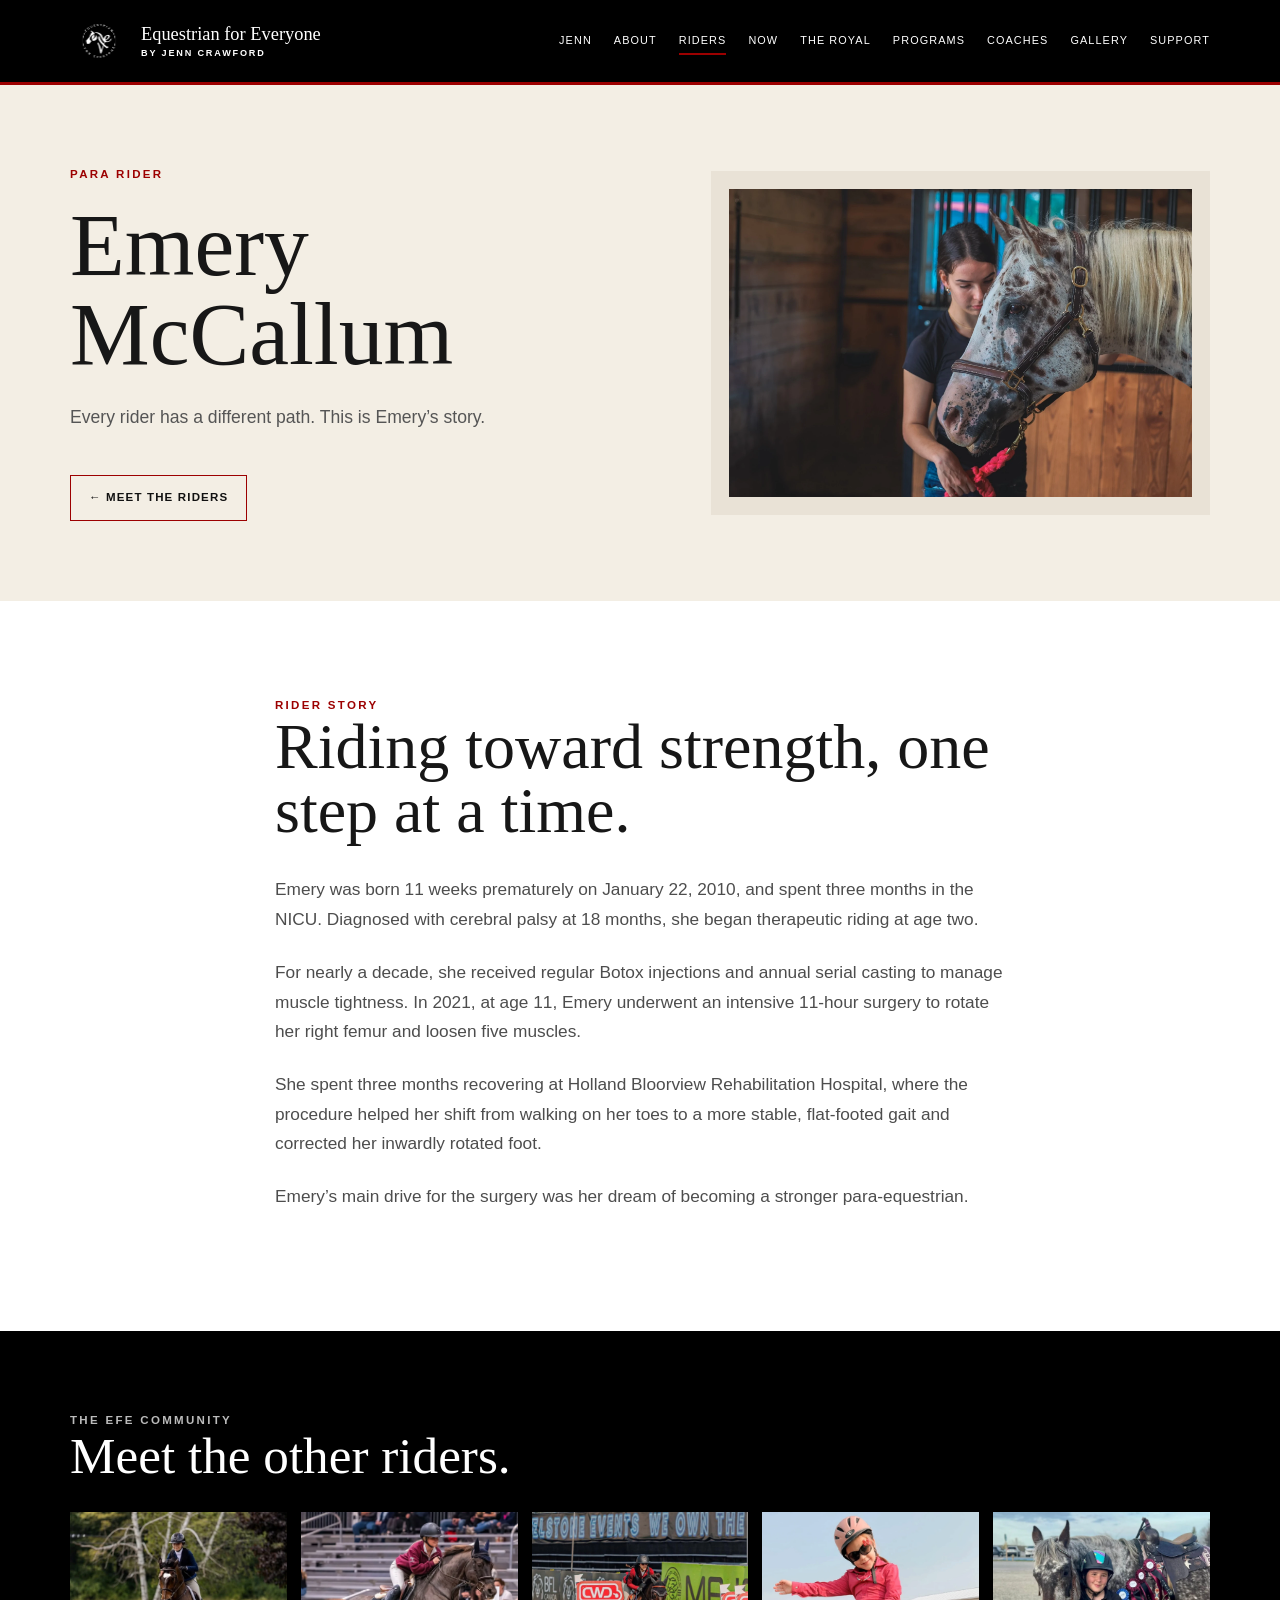
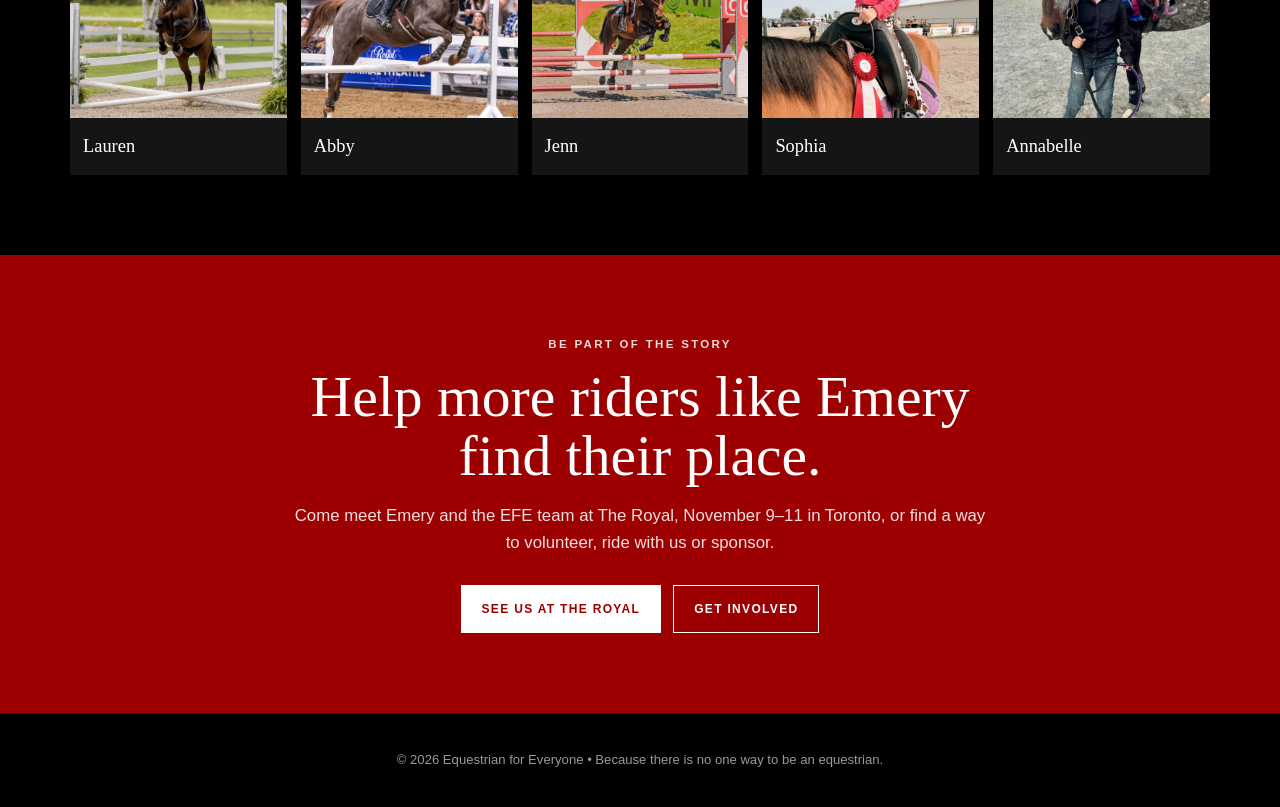
<file: riders/emery.html>
<!doctype html><html lang="en"><head><meta charset="utf-8"><meta name="viewport" content="width=device-width,initial-scale=1"><title>Emery McCallum — Equestrian for Everyone</title><style>
:root{--red:#9C0000;--cream:#F3EEE4;--black:#000}*{box-sizing:border-box}body{margin:0;background:var(--cream);color:#171717;font-family:Arial,Helvetica,sans-serif;line-height:1.7}h1,h2{font-family:'GFS Didot','Bodoni 72','Didot','Times New Roman',serif;font-weight:400;line-height:1}.wrap{max-width:1200px;margin:auto;padding:0 30px}nav{min-height:82px;background:#000;border-bottom:3px solid var(--red);display:flex;align-items:center}.nav{width:100%;display:flex;justify-content:space-between;align-items:center;gap:28px}.brand{display:flex;align-items:center;gap:12px;color:#fff;text-decoration:none;font-family:Georgia,serif;font-size:1.08rem;white-space:nowrap;flex:0 0 auto}.brand img{width:54px;height:54px;object-fit:contain;flex:0 0 auto}.links{display:flex;align-items:center;justify-content:flex-end;gap:28px;flex:1}.links a{color:#fff;text-decoration:none;font-size:.68rem;font-weight:700;letter-spacing:.11em;text-transform:uppercase;white-space:nowrap}.hero{display:grid;grid-template-columns:1.08fr .92fr;max-width:1200px;margin:auto;padding:55px 30px;gap:55px;align-items:center}.copy{display:flex;align-items:center;padding:25px 0}.photo{display:flex;align-items:center;justify-content:center;background:#e9e2d6;padding:18px}.photo img{display:block;width:auto;max-width:100%;height:auto;max-height:500px;object-fit:contain}.eyebrow{font-size:.72rem;font-weight:800;letter-spacing:.2em;text-transform:uppercase;color:var(--red)}h1{font-size:clamp(3.5rem,7vw,6.5rem);margin:15px 0 24px}.lead{font-size:1.1rem;color:#555}.btn{display:inline-block;margin-top:25px;padding:12px 18px;border:1px solid var(--red);color:#111;text-decoration:none;font-size:.72rem;font-weight:800;letter-spacing:.1em;text-transform:uppercase}.story{background:#fff;padding:95px 0}.story-inner{max-width:790px;margin:auto;padding:0 30px}.story h2{font-size:clamp(2.6rem,5vw,4.4rem);margin:0 0 32px}.story p{font-size:1.08rem;color:#4d4d4d;margin:0 0 24px}.others{background:#000;color:#fff;padding:80px 0}.others h2{font-size:clamp(2.4rem,4vw,3.8rem);margin:0 0 30px}.grid{display:grid;grid-template-columns:repeat(5,1fr);gap:14px}.mini{color:#fff;text-decoration:none;background:#151515}.mini img{width:100%;height:auto;aspect-ratio:1725/1641;object-fit:cover;display:block;background:#171717}.mini span{display:block;padding:13px;font-family:Georgia,serif;font-size:1.15rem}.foot{background:#000;color:#999;text-align:center;padding:35px;border-top:1px solid #222;font-size:.82rem}@media(max-width:850px){.hero{grid-template-columns:1fr;padding:35px 22px;gap:28px}.photo{order:-1;min-height:0;padding:12px}.links{display:none}.menu-toggle{display:block}.grid{grid-template-columns:repeat(2,1fr)}}@media(max-width:520px){.photo{min-height:0}.photo img{max-height:360px}.mini img{height:auto}.wrap{padding:0 22px}}</style><meta property="og:image" content="https://eqforeveryone.ca/assets/efe-social-thumbnail.png"><meta property="og:image:secure_url" content="https://eqforeveryone.ca/assets/efe-social-thumbnail.png"><meta property="og:image:type" content="image/png"><meta property="og:image:width" content="1200"><meta property="og:image:height" content="1200"><meta name="twitter:card" content="summary_large_image"><meta name="twitter:image" content="https://eqforeveryone.ca/assets/efe-social-thumbnail.png"><style>.menu-toggle{display:none!important}@media(max-width:850px){.menu-toggle{display:block!important}}</style><link rel="icon" href="/favicon.ico" sizes="any"><link rel="icon" type="image/png" sizes="32x32" href="/assets/favicon-32.png"><link rel="apple-touch-icon" href="/assets/apple-touch-icon.png"><meta name="theme-color" content="#000000"><link rel="stylesheet" href="/assets/site-nav.css"></head><body>
<header class="sn"><div class="sn-in"><a class="sn-brand" href="/" aria-label="Equestrian for Everyone home"><img src="/assets/efe-logo-transparent.png" alt="" width="58" height="58"><span>Equestrian for Everyone<small>by Jenn Crawford</small></span></a><button class="sn-toggle" type="button" aria-label="Open navigation menu" aria-expanded="false" aria-controls="sn-links">☰</button><div class="sn-links" id="sn-links" role="navigation" aria-label="Main"><a href="/#jenn">Jenn</a><a href="/#about">About</a><a href="/#riders" aria-current="page">Riders</a><a href="/#now">Now</a><a href="/#royal">The Royal</a><a href="/programs.html">Programs</a><a href="/coaches.html">Coaches</a><a href="/gallery.html">Gallery</a><a href="/#support">Support</a></div></div></header>
<main><section class="hero"><div class="copy"><div><div class="eyebrow">Para Rider</div><h1>Emery McCallum</h1><p class="lead">Every rider has a different path. This is Emery’s story.</p><a class="btn" href="/#riders">← Meet the Riders</a></div></div><div class="photo"><img src="../assets/emery-solo-new.webp" alt="Emery McCallum riding"></div></section>
<section class="story"><div class="story-inner"><div class="eyebrow">Rider Story</div><h2>Riding toward strength, one step at a time.</h2><p>Emery was born 11 weeks prematurely on January 22, 2010, and spent three months in the NICU. Diagnosed with cerebral palsy at 18 months, she began therapeutic riding at age two.</p><p>For nearly a decade, she received regular Botox injections and annual serial casting to manage muscle tightness. In 2021, at age 11, Emery underwent an intensive 11-hour surgery to rotate her right femur and loosen five muscles.</p><p>She spent three months recovering at Holland Bloorview Rehabilitation Hospital, where the procedure helped her shift from walking on her toes to a more stable, flat-footed gait and corrected her inwardly rotated foot.</p><p>Emery’s main drive for the surgery was her dream of becoming a stronger para-equestrian.</p></div></section>
<section class="others"><div class="wrap"><div class="eyebrow" style="color:#bbb">The EFE Community</div><h2>Meet the other riders.</h2><div class="grid"><a class="mini" href="lauren.html"><img loading="lazy" decoding="async" src="../assets/lauren-main.webp" alt="Lauren"><span>Lauren</span></a><a class="mini" href="abby.html"><img loading="lazy" decoding="async" src="../assets/abby-main-royal.webp" alt="Abby"><span>Abby</span></a><a class="mini" href="jenn.html"><img loading="lazy" decoding="async" src="../assets/jenn-main.webp" alt="Jenn"><span>Jenn</span></a><a class="mini" href="sophia.html"><img loading="lazy" decoding="async" src="../assets/sophia-main.webp" alt="Sophia Schwartzentruber"><span>Sophia</span></a><a class="mini" href="annabelle.html"><img loading="lazy" decoding="async" src="../assets/annabelle-main.webp" alt="Annabelle"><span>Annabelle</span></a></div></div></section><section class="next-step" aria-label="Next steps"><div class="ns-in"><div class="ns-eyebrow">Be part of the story</div><h2>Help more riders like Emery find their place.</h2><p>Come meet Emery and the EFE team at The Royal, November 9–11 in Toronto, or find a way to volunteer, ride with us or sponsor.</p><div class="ns-actions"><a class="ns-btn fill" href="/programs.html">See us at The Royal</a><a class="ns-btn" href="/#support">Get Involved</a></div></div></section></main><footer class="foot">© 2026 Equestrian for Everyone • Because there is no one way to be an equestrian.</footer><script src="/assets/site-nav.js" defer></script></body></html>
</file>
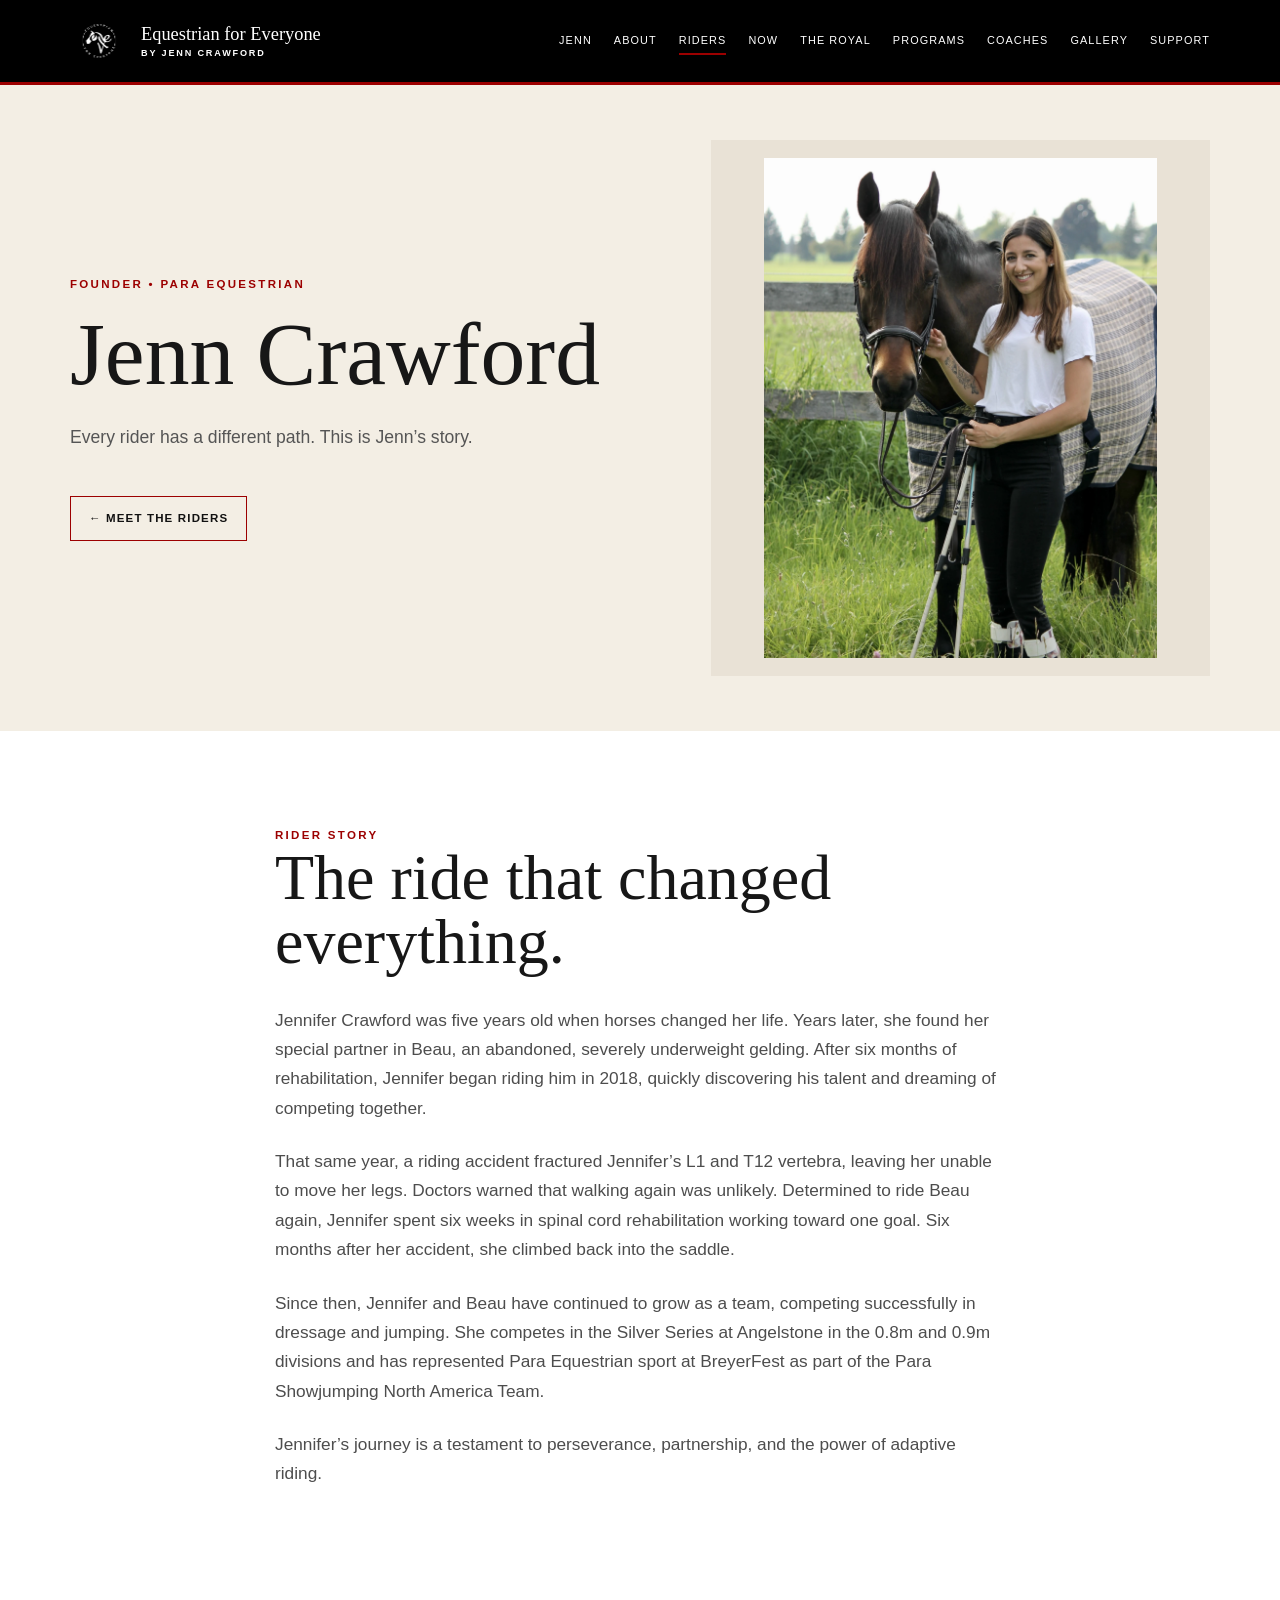
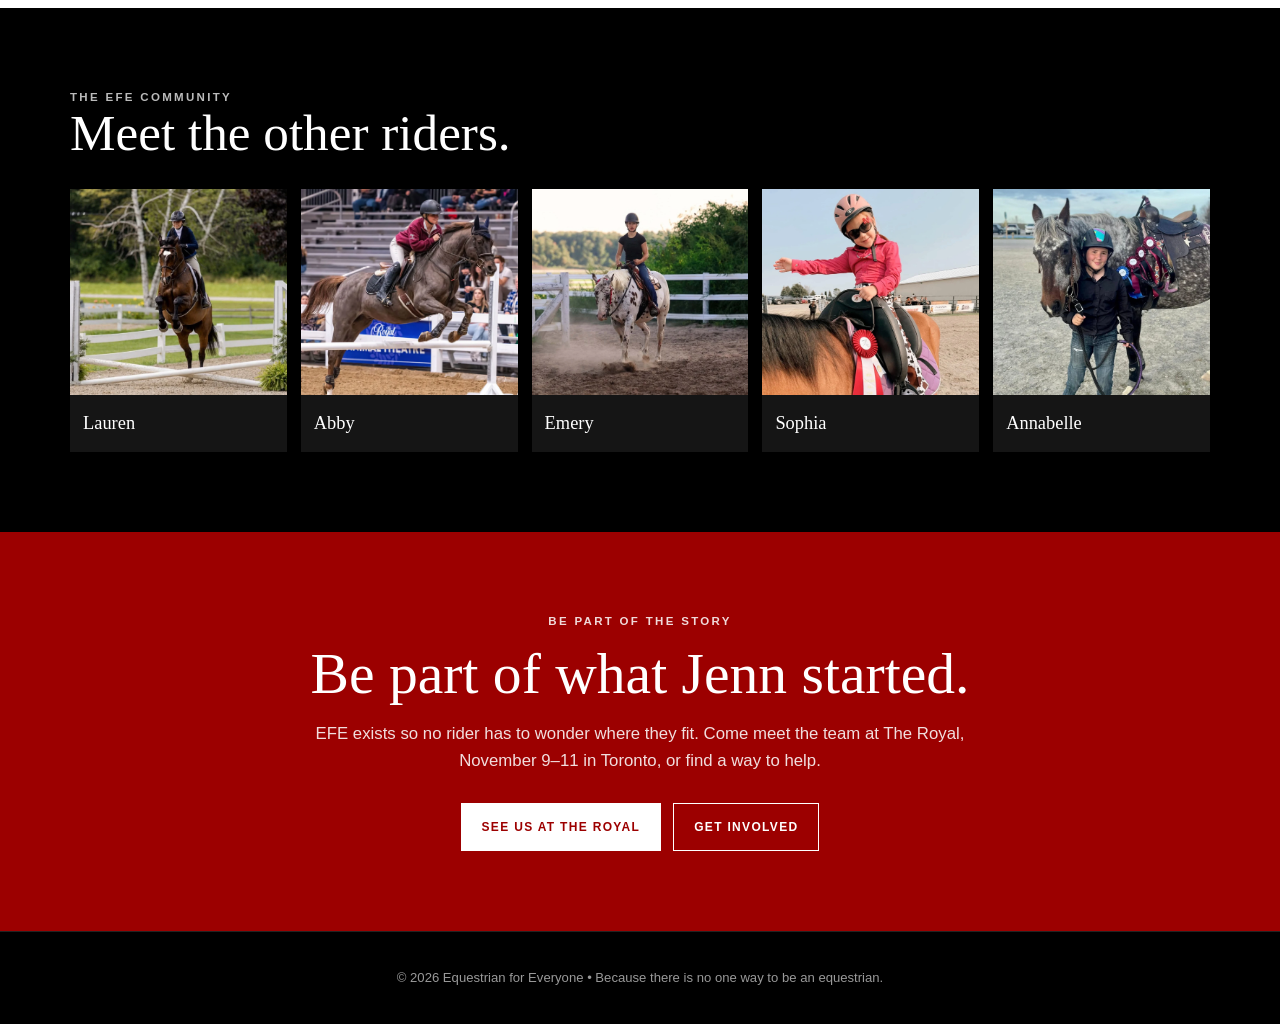
<file: riders/jenn.html>
<!doctype html><html lang="en"><head><meta charset="utf-8"><meta name="viewport" content="width=device-width,initial-scale=1"><title>Jenn Crawford — Equestrian for Everyone</title><style>
:root{--red:#9C0000;--cream:#F3EEE4;--black:#000}*{box-sizing:border-box}body{margin:0;background:var(--cream);color:#171717;font-family:Arial,Helvetica,sans-serif;line-height:1.7}h1,h2{font-family:'GFS Didot','Bodoni 72','Didot','Times New Roman',serif;font-weight:400;line-height:1}.wrap{max-width:1200px;margin:auto;padding:0 30px}nav{min-height:82px;background:#000;border-bottom:3px solid var(--red);display:flex;align-items:center}.nav{width:100%;display:flex;justify-content:space-between;align-items:center;gap:28px}.brand{display:flex;align-items:center;gap:12px;color:#fff;text-decoration:none;font-family:Georgia,serif;font-size:1.08rem;white-space:nowrap;flex:0 0 auto}.brand img{width:54px;height:54px;object-fit:contain;flex:0 0 auto}.links{display:flex;align-items:center;justify-content:flex-end;gap:28px;flex:1}.links a{color:#fff;text-decoration:none;font-size:.68rem;font-weight:700;letter-spacing:.11em;text-transform:uppercase;white-space:nowrap}.hero{display:grid;grid-template-columns:1.08fr .92fr;max-width:1200px;margin:auto;padding:55px 30px;gap:55px;align-items:center}.copy{display:flex;align-items:center;padding:25px 0}.photo{display:flex;align-items:center;justify-content:center;background:#e9e2d6;padding:18px}.photo img{display:block;width:auto;max-width:100%;height:auto;max-height:500px;object-fit:contain}.eyebrow{font-size:.72rem;font-weight:800;letter-spacing:.2em;text-transform:uppercase;color:var(--red)}h1{font-size:clamp(3.5rem,7vw,6.5rem);margin:15px 0 24px}.lead{font-size:1.1rem;color:#555}.btn{display:inline-block;margin-top:25px;padding:12px 18px;border:1px solid var(--red);color:#111;text-decoration:none;font-size:.72rem;font-weight:800;letter-spacing:.1em;text-transform:uppercase}.story{background:#fff;padding:95px 0}.story-inner{max-width:790px;margin:auto;padding:0 30px}.story h2{font-size:clamp(2.6rem,5vw,4.4rem);margin:0 0 32px}.story p{font-size:1.08rem;color:#4d4d4d;margin:0 0 24px}.others{background:#000;color:#fff;padding:80px 0}.others h2{font-size:clamp(2.4rem,4vw,3.8rem);margin:0 0 30px}.grid{display:grid;grid-template-columns:repeat(5,1fr);gap:14px}.mini{color:#fff;text-decoration:none;background:#151515}.mini img{width:100%;height:auto;aspect-ratio:1725/1641;object-fit:cover;display:block;background:#171717}.mini span{display:block;padding:13px;font-family:Georgia,serif;font-size:1.15rem}.foot{background:#000;color:#999;text-align:center;padding:35px;border-top:1px solid #222;font-size:.82rem}@media(max-width:850px){.hero{grid-template-columns:1fr;padding:35px 22px;gap:28px}.photo{order:-1;min-height:0;padding:12px}.links{display:none}.menu-toggle{display:block}.grid{grid-template-columns:repeat(2,1fr)}}@media(max-width:520px){.photo{min-height:0}.photo img{max-height:360px}.mini img{height:auto}.wrap{padding:0 22px}}</style><meta property="og:image" content="https://eqforeveryone.ca/assets/efe-social-thumbnail.png"><meta property="og:image:secure_url" content="https://eqforeveryone.ca/assets/efe-social-thumbnail.png"><meta property="og:image:type" content="image/png"><meta property="og:image:width" content="1200"><meta property="og:image:height" content="1200"><meta name="twitter:card" content="summary_large_image"><meta name="twitter:image" content="https://eqforeveryone.ca/assets/efe-social-thumbnail.png"><style>.menu-toggle{display:none!important}@media(max-width:850px){.menu-toggle{display:block!important}}</style><link rel="icon" href="/favicon.ico" sizes="any"><link rel="icon" type="image/png" sizes="32x32" href="/assets/favicon-32.png"><link rel="apple-touch-icon" href="/assets/apple-touch-icon.png"><meta name="theme-color" content="#000000"><link rel="stylesheet" href="/assets/site-nav.css"></head><body>
<header class="sn"><div class="sn-in"><a class="sn-brand" href="/" aria-label="Equestrian for Everyone home"><img src="/assets/efe-logo-transparent.png" alt="" width="58" height="58"><span>Equestrian for Everyone<small>by Jenn Crawford</small></span></a><button class="sn-toggle" type="button" aria-label="Open navigation menu" aria-expanded="false" aria-controls="sn-links">☰</button><div class="sn-links" id="sn-links" role="navigation" aria-label="Main"><a href="/#jenn">Jenn</a><a href="/#about">About</a><a href="/#riders" aria-current="page">Riders</a><a href="/#now">Now</a><a href="/#royal">The Royal</a><a href="/programs.html">Programs</a><a href="/coaches.html">Coaches</a><a href="/gallery.html">Gallery</a><a href="/#support">Support</a></div></div></header>
<main><section class="hero"><div class="copy"><div><div class="eyebrow">Founder • Para Equestrian</div><h1>Jenn Crawford</h1><p class="lead">Every rider has a different path. This is Jenn’s story.</p><a class="btn" href="/#riders">← Meet the Riders</a></div></div><div class="photo"><img src="../assets/jenn-solo-new-3.webp" alt="Jenn Crawford standing beside her horse"></div></section>
<section class="story"><div class="story-inner"><div class="eyebrow">Rider Story</div><h2>The ride that changed everything.</h2><p>Jennifer Crawford was five years old when horses changed her life. Years later, she found her special partner in Beau, an abandoned, severely underweight gelding. After six months of rehabilitation, Jennifer began riding him in 2018, quickly discovering his talent and dreaming of competing together.</p><p>That same year, a riding accident fractured Jennifer’s L1 and T12 vertebra, leaving her unable to move her legs. Doctors warned that walking again was unlikely. Determined to ride Beau again, Jennifer spent six weeks in spinal cord rehabilitation working toward one goal. Six months after her accident, she climbed back into the saddle.</p><p>Since then, Jennifer and Beau have continued to grow as a team, competing successfully in dressage and jumping. She competes in the Silver Series at Angelstone in the 0.8m and 0.9m divisions and has represented Para Equestrian sport at BreyerFest as part of the Para Showjumping North America Team.</p><p>Jennifer’s journey is a testament to perseverance, partnership, and the power of adaptive riding.</p></div></section><section class="others"><div class="wrap"><div class="eyebrow" style="color:#bbb">The EFE Community</div><h2>Meet the other riders.</h2><div class="grid"><a class="mini" href="lauren.html"><img loading="lazy" decoding="async" src="../assets/lauren-main.webp" alt="Lauren"><span>Lauren</span></a><a class="mini" href="abby.html"><img loading="lazy" decoding="async" src="../assets/abby-main-royal.webp" alt="Abby"><span>Abby</span></a><a class="mini" href="emery.html"><img loading="lazy" decoding="async" src="../assets/abby-main.webp" alt="Emery"><span>Emery</span></a><a class="mini" href="sophia.html"><img loading="lazy" decoding="async" src="../assets/sophia-main.webp" alt="Sophia Schwartzentruber"><span>Sophia</span></a><a class="mini" href="annabelle.html"><img loading="lazy" decoding="async" src="../assets/annabelle-main.webp" alt="Annabelle"><span>Annabelle</span></a></div></div></section><section class="next-step" aria-label="Next steps"><div class="ns-in"><div class="ns-eyebrow">Be part of the story</div><h2>Be part of what Jenn started.</h2><p>EFE exists so no rider has to wonder where they fit. Come meet the team at The Royal, November 9–11 in Toronto, or find a way to help.</p><div class="ns-actions"><a class="ns-btn fill" href="/programs.html">See us at The Royal</a><a class="ns-btn" href="/#support">Get Involved</a></div></div></section></main><footer class="foot">© 2026 Equestrian for Everyone • Because there is no one way to be an equestrian.</footer><script src="/assets/site-nav.js" defer></script></body></html>
</file>
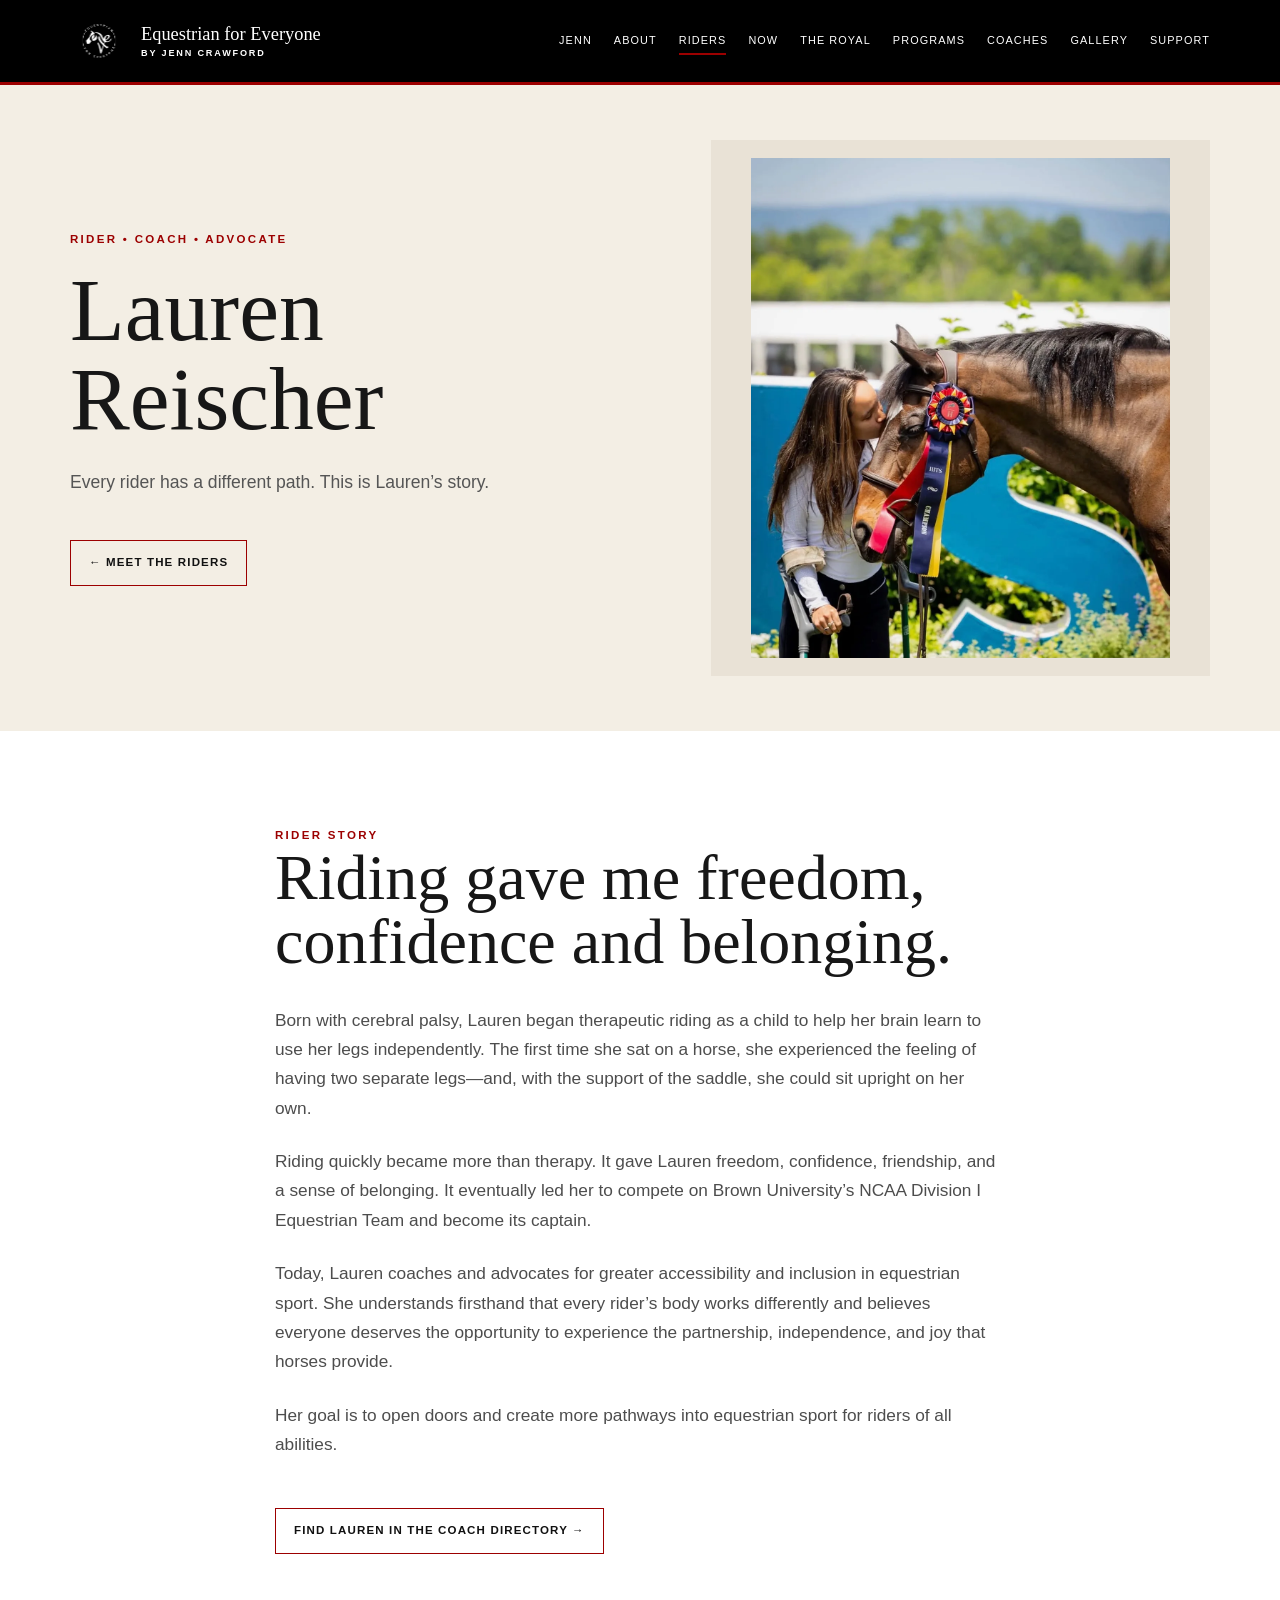
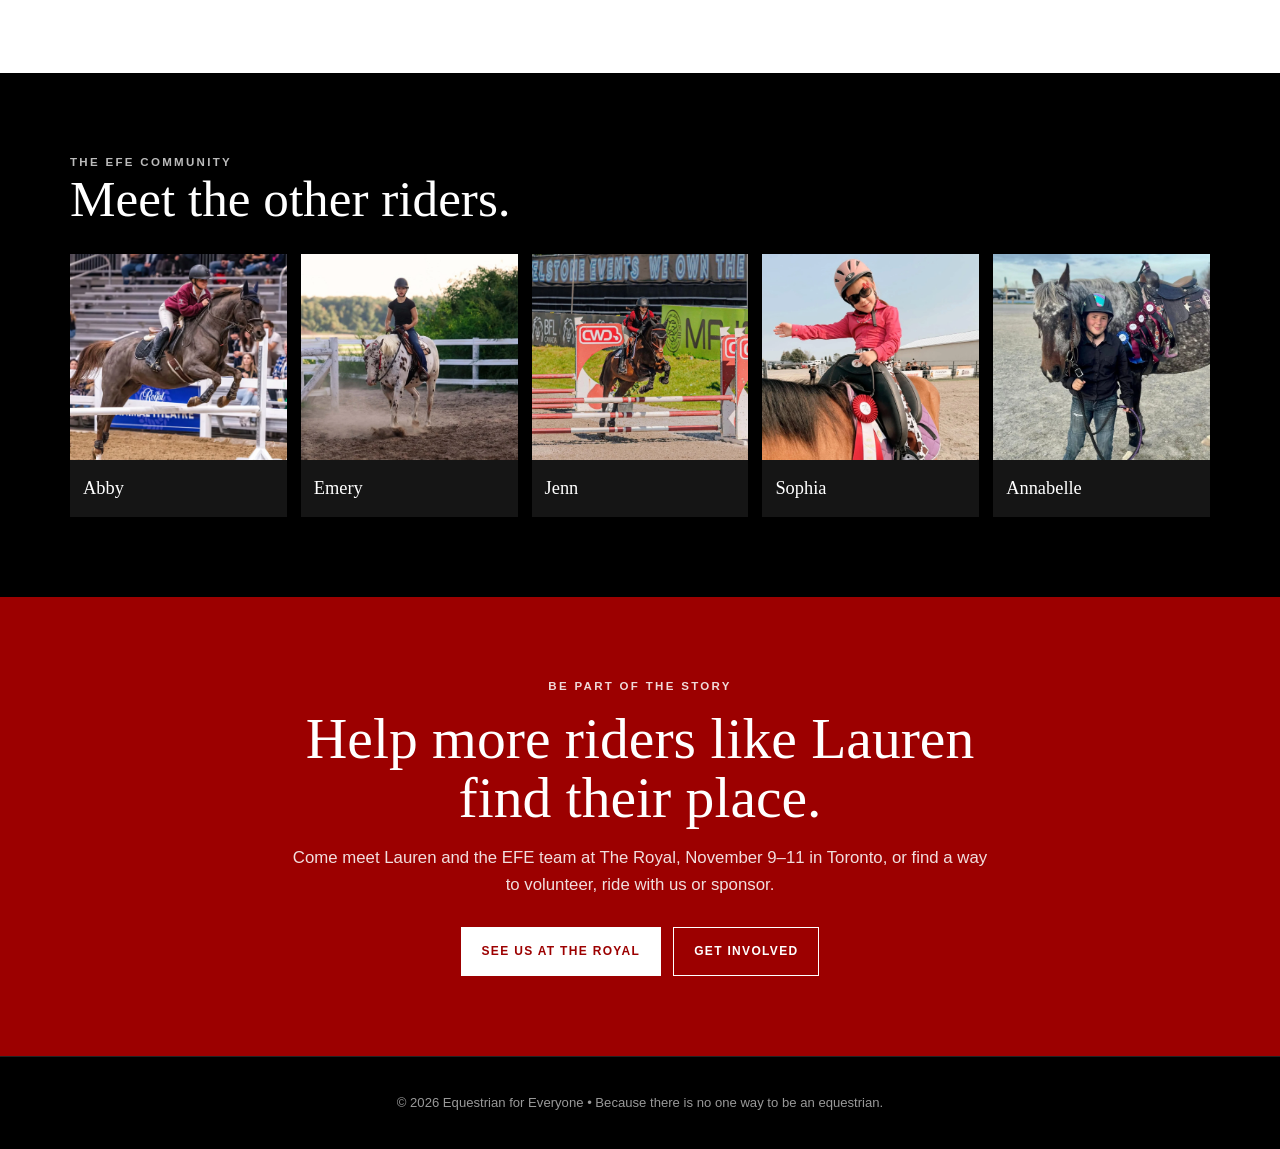
<file: riders/lauren.html>
<!doctype html><html lang="en"><head><meta charset="utf-8"><meta name="viewport" content="width=device-width,initial-scale=1"><title>Lauren Reischer — Equestrian for Everyone</title><style>
:root{--red:#9C0000;--cream:#F3EEE4;--black:#000}*{box-sizing:border-box}body{margin:0;background:var(--cream);color:#171717;font-family:Arial,Helvetica,sans-serif;line-height:1.7}h1,h2{font-family:'GFS Didot','Bodoni 72','Didot','Times New Roman',serif;font-weight:400;line-height:1}.wrap{max-width:1200px;margin:auto;padding:0 30px}nav{min-height:82px;background:#000;border-bottom:3px solid var(--red);display:flex;align-items:center}.nav{width:100%;display:flex;justify-content:space-between;align-items:center;gap:28px}.brand{display:flex;align-items:center;gap:12px;color:#fff;text-decoration:none;font-family:Georgia,serif;font-size:1.08rem;white-space:nowrap;flex:0 0 auto}.brand img{width:54px;height:54px;object-fit:contain;flex:0 0 auto}.links{display:flex;align-items:center;justify-content:flex-end;gap:28px;flex:1}.links a{color:#fff;text-decoration:none;font-size:.68rem;font-weight:700;letter-spacing:.11em;text-transform:uppercase;white-space:nowrap}.hero{display:grid;grid-template-columns:1.08fr .92fr;max-width:1200px;margin:auto;padding:55px 30px;gap:55px;align-items:center}.copy{display:flex;align-items:center;padding:25px 0}.photo{display:flex;align-items:center;justify-content:center;background:#e9e2d6;padding:18px}.photo img{display:block;width:auto;max-width:100%;height:auto;max-height:500px;object-fit:contain}.eyebrow{font-size:.72rem;font-weight:800;letter-spacing:.2em;text-transform:uppercase;color:var(--red)}h1{font-size:clamp(3.5rem,7vw,6.5rem);margin:15px 0 24px}.lead{font-size:1.1rem;color:#555}.btn{display:inline-block;margin-top:25px;padding:12px 18px;border:1px solid var(--red);color:#111;text-decoration:none;font-size:.72rem;font-weight:800;letter-spacing:.1em;text-transform:uppercase}.story{background:#fff;padding:95px 0}.story-inner{max-width:790px;margin:auto;padding:0 30px}.story h2{font-size:clamp(2.6rem,5vw,4.4rem);margin:0 0 32px}.story p{font-size:1.08rem;color:#4d4d4d;margin:0 0 24px}.others{background:#000;color:#fff;padding:80px 0}.others h2{font-size:clamp(2.4rem,4vw,3.8rem);margin:0 0 30px}.grid{display:grid;grid-template-columns:repeat(5,1fr);gap:14px}.mini{color:#fff;text-decoration:none;background:#151515}.mini img{width:100%;height:auto;aspect-ratio:1725/1641;object-fit:cover;display:block;background:#171717}.mini span{display:block;padding:13px;font-family:Georgia,serif;font-size:1.15rem}.foot{background:#000;color:#999;text-align:center;padding:35px;border-top:1px solid #222;font-size:.82rem}@media(max-width:850px){.hero{grid-template-columns:1fr;padding:35px 22px;gap:28px}.photo{order:-1;min-height:0;padding:12px}.links{display:none}.menu-toggle{display:block}.grid{grid-template-columns:repeat(2,1fr)}}@media(max-width:520px){.photo{min-height:0}.photo img{max-height:360px}.mini img{height:auto}.wrap{padding:0 22px}}</style><meta property="og:image" content="https://eqforeveryone.ca/assets/efe-social-thumbnail.png"><meta property="og:image:secure_url" content="https://eqforeveryone.ca/assets/efe-social-thumbnail.png"><meta property="og:image:type" content="image/png"><meta property="og:image:width" content="1200"><meta property="og:image:height" content="1200"><meta name="twitter:card" content="summary_large_image"><meta name="twitter:image" content="https://eqforeveryone.ca/assets/efe-social-thumbnail.png"><style>.menu-toggle{display:none!important}@media(max-width:850px){.menu-toggle{display:block!important}}</style><link rel="icon" href="/favicon.ico" sizes="any"><link rel="icon" type="image/png" sizes="32x32" href="/assets/favicon-32.png"><link rel="apple-touch-icon" href="/assets/apple-touch-icon.png"><meta name="theme-color" content="#000000"><link rel="stylesheet" href="/assets/site-nav.css"></head><body>
<header class="sn"><div class="sn-in"><a class="sn-brand" href="/" aria-label="Equestrian for Everyone home"><img src="/assets/efe-logo-transparent.png" alt="" width="58" height="58"><span>Equestrian for Everyone<small>by Jenn Crawford</small></span></a><button class="sn-toggle" type="button" aria-label="Open navigation menu" aria-expanded="false" aria-controls="sn-links">☰</button><div class="sn-links" id="sn-links" role="navigation" aria-label="Main"><a href="/#jenn">Jenn</a><a href="/#about">About</a><a href="/#riders" aria-current="page">Riders</a><a href="/#now">Now</a><a href="/#royal">The Royal</a><a href="/programs.html">Programs</a><a href="/coaches.html">Coaches</a><a href="/gallery.html">Gallery</a><a href="/#support">Support</a></div></div></header>
<main><section class="hero"><div class="copy"><div><div class="eyebrow">Rider • Coach • Advocate</div><h1>Lauren Reischer</h1><p class="lead">Every rider has a different path. This is Lauren’s story.</p><a class="btn" href="/#riders">← Meet the Riders</a></div></div><div class="photo"><img src="../assets/lauren-solo.webp" alt="Lauren Reischer with her horse"></div></section>
<section class="story"><div class="story-inner"><div class="eyebrow">Rider Story</div><h2>Riding gave me freedom, confidence and belonging.</h2><p>Born with cerebral palsy, Lauren began therapeutic riding as a child to help her brain learn to use her legs independently. The first time she sat on a horse, she experienced the feeling of having two separate legs—and, with the support of the saddle, she could sit upright on her own.</p><p>Riding quickly became more than therapy. It gave Lauren freedom, confidence, friendship, and a sense of belonging. It eventually led her to compete on Brown University’s NCAA Division I Equestrian Team and become its captain.</p><p>Today, Lauren coaches and advocates for greater accessibility and inclusion in equestrian sport. She understands firsthand that every rider’s body works differently and believes everyone deserves the opportunity to experience the partnership, independence, and joy that horses provide.</p><p>Her goal is to open doors and create more pathways into equestrian sport for riders of all abilities.</p><p><a class="btn" href="/coaches.html#lauren-reischer">Find Lauren in the coach directory →</a></p></div></section>
<section class="others"><div class="wrap"><div class="eyebrow" style="color:#bbb">The EFE Community</div><h2>Meet the other riders.</h2><div class="grid"><a class="mini" href="abby.html"><img loading="lazy" decoding="async" src="../assets/abby-main-royal.webp" alt="Abby"><span>Abby</span></a><a class="mini" href="emery.html"><img loading="lazy" decoding="async" src="../assets/abby-main.webp" alt="Emery"><span>Emery</span></a><a class="mini" href="jenn.html"><img loading="lazy" decoding="async" src="../assets/jenn-main.webp" alt="Jenn"><span>Jenn</span></a><a class="mini" href="sophia.html"><img loading="lazy" decoding="async" src="../assets/sophia-main.webp" alt="Sophia Schwartzentruber"><span>Sophia</span></a><a class="mini" href="annabelle.html"><img loading="lazy" decoding="async" src="../assets/annabelle-main.webp" alt="Annabelle"><span>Annabelle</span></a></div></div></section><section class="next-step" aria-label="Next steps"><div class="ns-in"><div class="ns-eyebrow">Be part of the story</div><h2>Help more riders like Lauren find their place.</h2><p>Come meet Lauren and the EFE team at The Royal, November 9–11 in Toronto, or find a way to volunteer, ride with us or sponsor.</p><div class="ns-actions"><a class="ns-btn fill" href="/programs.html">See us at The Royal</a><a class="ns-btn" href="/#support">Get Involved</a></div></div></section></main><footer class="foot">© 2026 Equestrian for Everyone • Because there is no one way to be an equestrian.</footer><script src="/assets/site-nav.js" defer></script></body></html>
</file>
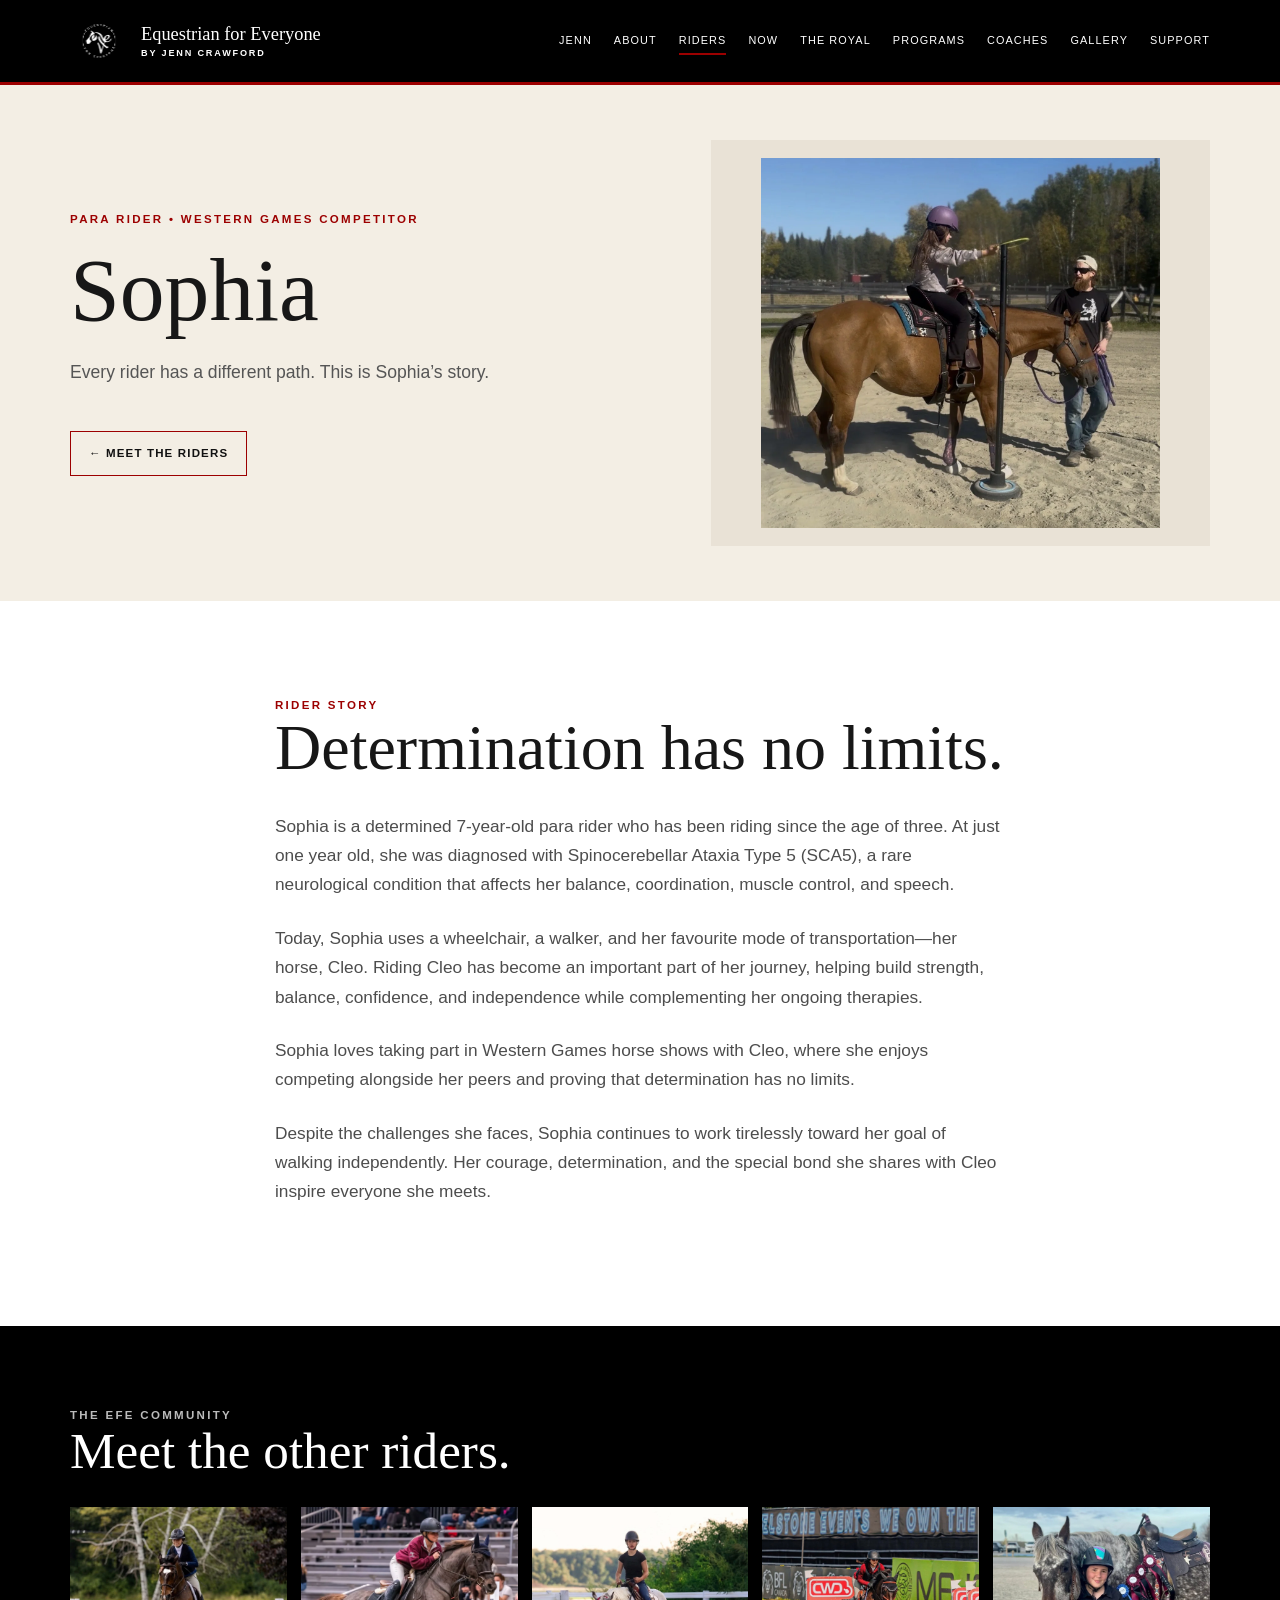
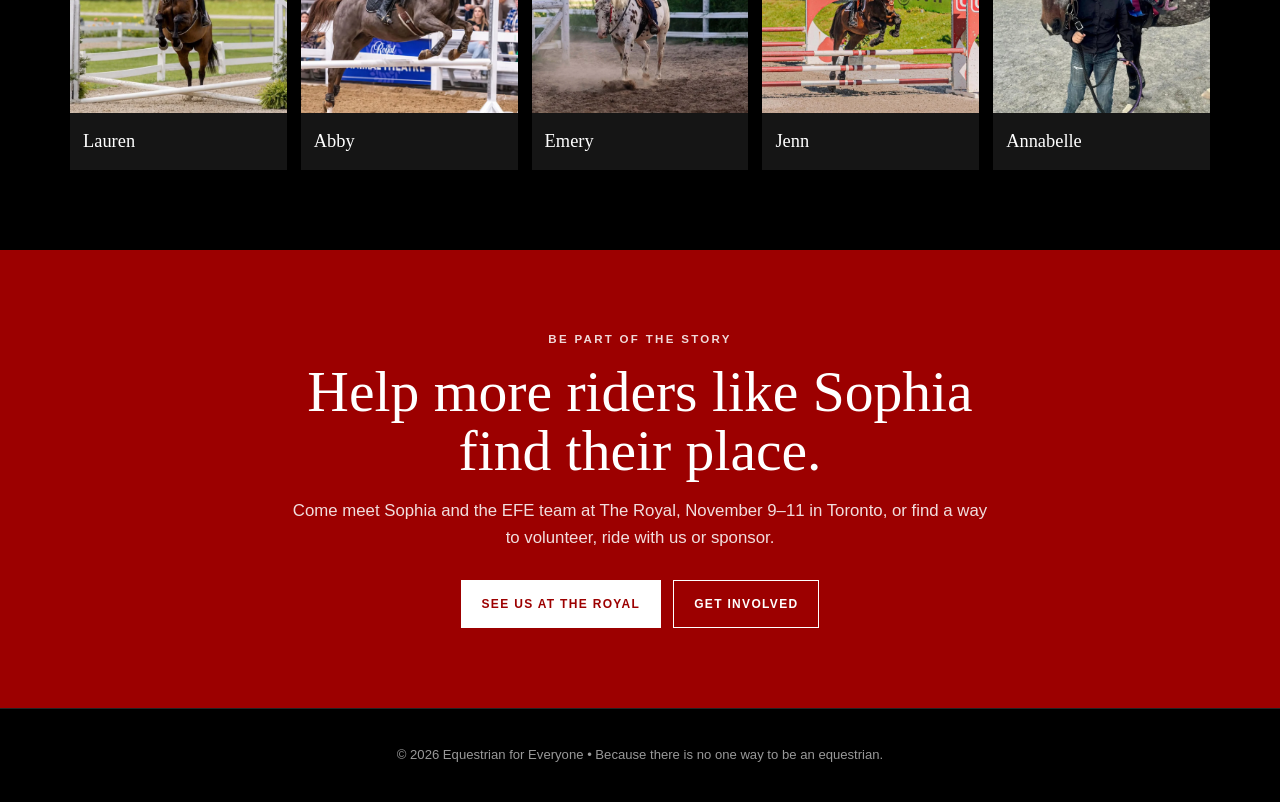
<file: riders/sophia.html>
<!doctype html><html lang="en"><head><meta charset="utf-8"><meta name="viewport" content="width=device-width,initial-scale=1"><title>Sophia Schwartzentruber — Equestrian for Everyone</title><style>
:root{--red:#9C0000;--cream:#F3EEE4;--black:#000}*{box-sizing:border-box}body{margin:0;background:var(--cream);color:#171717;font-family:Arial,Helvetica,sans-serif;line-height:1.7}h1,h2{font-family:'GFS Didot','Bodoni 72','Didot','Times New Roman',serif;font-weight:400;line-height:1}.wrap{max-width:1200px;margin:auto;padding:0 30px}nav{min-height:82px;background:#000;border-bottom:3px solid var(--red);display:flex;align-items:center}.nav{width:100%;display:flex;justify-content:space-between;align-items:center;gap:28px}.brand{display:flex;align-items:center;gap:12px;color:#fff;text-decoration:none;font-family:Georgia,serif;font-size:1.08rem;white-space:nowrap;flex:0 0 auto}.brand img{width:54px;height:54px;object-fit:contain;flex:0 0 auto}.links{display:flex;align-items:center;justify-content:flex-end;gap:28px;flex:1}.links a{color:#fff;text-decoration:none;font-size:.68rem;font-weight:700;letter-spacing:.11em;text-transform:uppercase;white-space:nowrap}.hero{display:grid;grid-template-columns:1.08fr .92fr;max-width:1200px;margin:auto;padding:55px 30px;gap:55px;align-items:center}.copy{display:flex;align-items:center;padding:25px 0}.photo{display:flex;align-items:center;justify-content:center;background:#e9e2d6;padding:18px}.photo img{display:block;width:auto;max-width:86%;height:auto;max-height:450px;object-fit:contain}.eyebrow{font-size:.72rem;font-weight:800;letter-spacing:.2em;text-transform:uppercase;color:var(--red)}h1{font-size:clamp(3.5rem,7vw,6.5rem);margin:15px 0 24px}.lead{font-size:1.1rem;color:#555}.btn{display:inline-block;margin-top:25px;padding:12px 18px;border:1px solid var(--red);color:#111;text-decoration:none;font-size:.72rem;font-weight:800;letter-spacing:.1em;text-transform:uppercase}.story{background:#fff;padding:95px 0}.story-inner{max-width:790px;margin:auto;padding:0 30px}.story h2{font-size:clamp(2.6rem,5vw,4.4rem);margin:0 0 32px}.story p{font-size:1.08rem;color:#4d4d4d;margin:0 0 24px}.others{background:#000;color:#fff;padding:80px 0}.others h2{font-size:clamp(2.4rem,4vw,3.8rem);margin:0 0 30px}.grid{display:grid;grid-template-columns:repeat(5,1fr);gap:14px}.mini{color:#fff;text-decoration:none;background:#151515}.mini img{width:100%;height:auto;aspect-ratio:1725/1641;object-fit:cover;display:block;background:#171717}.mini span{display:block;padding:13px;font-family:Georgia,serif;font-size:1.15rem}.foot{background:#000;color:#999;text-align:center;padding:35px;border-top:1px solid #222;font-size:.82rem}@media(max-width:850px){.hero{grid-template-columns:1fr;padding:35px 22px;gap:28px}.photo{order:-1;min-height:0;padding:12px}.links{display:none}.menu-toggle{display:block}.grid{grid-template-columns:repeat(2,1fr)}}@media(max-width:520px){.photo{min-height:0}.photo img{max-height:360px}.mini img{height:auto}.wrap{padding:0 22px}}</style><meta property="og:image" content="https://eqforeveryone.ca/assets/efe-social-thumbnail.png"><meta property="og:image:secure_url" content="https://eqforeveryone.ca/assets/efe-social-thumbnail.png"><meta property="og:image:type" content="image/png"><meta property="og:image:width" content="1200"><meta property="og:image:height" content="1200"><meta name="twitter:card" content="summary_large_image"><meta name="twitter:image" content="https://eqforeveryone.ca/assets/efe-social-thumbnail.png"><style>.menu-toggle{display:none!important}@media(max-width:850px){.menu-toggle{display:block!important}}</style><link rel="icon" href="/favicon.ico" sizes="any"><link rel="icon" type="image/png" sizes="32x32" href="/assets/favicon-32.png"><link rel="apple-touch-icon" href="/assets/apple-touch-icon.png"><meta name="theme-color" content="#000000"><link rel="stylesheet" href="/assets/site-nav.css"></head><body>
<header class="sn"><div class="sn-in"><a class="sn-brand" href="/" aria-label="Equestrian for Everyone home"><img src="/assets/efe-logo-transparent.png" alt="" width="58" height="58"><span>Equestrian for Everyone<small>by Jenn Crawford</small></span></a><button class="sn-toggle" type="button" aria-label="Open navigation menu" aria-expanded="false" aria-controls="sn-links">☰</button><div class="sn-links" id="sn-links" role="navigation" aria-label="Main"><a href="/#jenn">Jenn</a><a href="/#about">About</a><a href="/#riders" aria-current="page">Riders</a><a href="/#now">Now</a><a href="/#royal">The Royal</a><a href="/programs.html">Programs</a><a href="/coaches.html">Coaches</a><a href="/gallery.html">Gallery</a><a href="/#support">Support</a></div></div></header>
<main><section class="hero"><div class="copy"><div><div class="eyebrow">Para Rider • Western Games Competitor</div><h1>Sophia</h1><p class="lead">Every rider has a different path. This is Sophia’s story.</p><a class="btn" href="/#riders">← Meet the Riders</a></div></div><div class="photo"><img src="../assets/sophia-solo-updated.webp" alt="Sophia riding in an arena"></div></section>
<section class="story"><div class="story-inner"><div class="eyebrow">Rider Story</div><h2>Determination has no limits.</h2><p>Sophia is a determined 7-year-old para rider who has been riding since the age of three. At just one year old, she was diagnosed with Spinocerebellar Ataxia Type 5 (SCA5), a rare neurological condition that affects her balance, coordination, muscle control, and speech.</p><p>Today, Sophia uses a wheelchair, a walker, and her favourite mode of transportation—her horse, Cleo. Riding Cleo has become an important part of her journey, helping build strength, balance, confidence, and independence while complementing her ongoing therapies.</p><p>Sophia loves taking part in Western Games horse shows with Cleo, where she enjoys competing alongside her peers and proving that determination has no limits.</p><p>Despite the challenges she faces, Sophia continues to work tirelessly toward her goal of walking independently. Her courage, determination, and the special bond she shares with Cleo inspire everyone she meets.</p></div></section>
<section class="others"><div class="wrap"><div class="eyebrow" style="color:#bbb">The EFE Community</div><h2>Meet the other riders.</h2><div class="grid"><a class="mini" href="lauren.html"><img loading="lazy" decoding="async" src="../assets/lauren-main.webp" alt="Lauren"><span>Lauren</span></a><a class="mini" href="abby.html"><img loading="lazy" decoding="async" src="../assets/abby-main-royal.webp" alt="Abby"><span>Abby</span></a><a class="mini" href="emery.html"><img loading="lazy" decoding="async" src="../assets/abby-main.webp" alt="Emery"><span>Emery</span></a><a class="mini" href="jenn.html"><img loading="lazy" decoding="async" src="../assets/jenn-main.webp" alt="Jenn"><span>Jenn</span></a><a class="mini" href="annabelle.html"><img loading="lazy" decoding="async" src="../assets/annabelle-main.webp" alt="Annabelle"><span>Annabelle</span></a></div></div></section><section class="next-step" aria-label="Next steps"><div class="ns-in"><div class="ns-eyebrow">Be part of the story</div><h2>Help more riders like Sophia find their place.</h2><p>Come meet Sophia and the EFE team at The Royal, November 9–11 in Toronto, or find a way to volunteer, ride with us or sponsor.</p><div class="ns-actions"><a class="ns-btn fill" href="/programs.html">See us at The Royal</a><a class="ns-btn" href="/#support">Get Involved</a></div></div></section></main><footer class="foot">© 2026 Equestrian for Everyone • Because there is no one way to be an equestrian.</footer><script src="/assets/site-nav.js" defer></script></body></html>
</file>
<file: assets/site-nav.css>
/* Shared header for inner pages (programs, coaches, gallery, riders, 404) */
.sn{background:#000;border-bottom:3px solid #9C0000;position:sticky;top:0;z-index:50;font-family:Arial,Helvetica,sans-serif}
.sn-in{max-width:1200px;margin:auto;padding:0 30px;min-height:82px;display:flex;align-items:center;justify-content:space-between;gap:20px;position:relative}
.sn-brand{display:flex;align-items:center;gap:13px;color:#fff;text-decoration:none;font-family:'GFS Didot','Bodoni 72','Didot','Times New Roman',serif;font-size:1.15rem;line-height:1.1}
.sn-brand img{width:58px;height:58px;object-fit:contain;flex:0 0 auto}
.sn-brand small{display:block;font:700 .57rem Arial,Helvetica,sans-serif;letter-spacing:.2em;text-transform:uppercase;color:#fff;margin-top:3px}
.sn-links{display:flex;gap:22px}
.sn-links a{color:#fff;text-decoration:none;font-size:.68rem;letter-spacing:.1em;text-transform:uppercase;padding:4px 0;border-bottom:2px solid transparent}
.sn-links a:hover,.sn-links a[aria-current="page"]{border-bottom-color:#9C0000}
.sn-links a:focus-visible,.sn-brand:focus-visible,.sn-toggle:focus-visible{outline:2px solid #fff;outline-offset:3px}
.sn-toggle{display:none;background:transparent;border:1px solid #555;color:#fff;width:44px;height:40px;font-size:1.35rem;line-height:1;cursor:pointer}
@media(max-width:960px){
  .sn-toggle{display:block}
  .sn-links{display:none;position:absolute;top:100%;left:0;right:0;background:#000;border-top:1px solid #333;border-bottom:3px solid #9C0000;padding:10px 30px 18px;flex-direction:column;gap:0}
  .sn-links.open{display:flex}
  .sn-links a{padding:13px 0;font-size:.78rem;border-bottom:1px solid #222}
  .sn-links a:last-child{border-bottom:0}
  .sn-links a[aria-current="page"]{color:#ff9d9d;border-bottom-color:#222}
}
@media(max-width:400px){.sn-in{padding:0 20px}.sn-brand{font-size:.86rem;gap:7px}.sn-brand img{width:44px;height:44px}.sn-brand small{font-size:.48rem}}

/* "Next step" call-to-action band */
.next-step{background:#9C0000;color:#fff;padding:80px 0;text-align:center;font-family:Arial,Helvetica,sans-serif}
.next-step .ns-in{max-width:760px;margin:auto;padding:0 30px}
.next-step .ns-eyebrow{font-size:.72rem;font-weight:800;letter-spacing:.2em;text-transform:uppercase;color:#fff;opacity:.85}
.next-step h2{font-family:'GFS Didot','Bodoni 72','Didot','Times New Roman',serif;font-weight:400;line-height:1.03;font-size:clamp(2.3rem,4.5vw,3.8rem);margin:12px 0 18px;color:#fff}
.next-step p{color:#f1dede;font-size:1.05rem;line-height:1.6;margin:0 0 28px}
.ns-actions{display:flex;gap:12px;justify-content:center;flex-wrap:wrap}
.ns-btn{display:inline-block;padding:13px 20px;border:1px solid #fff;color:#fff;text-decoration:none;font-size:.75rem;letter-spacing:.11em;text-transform:uppercase;font-weight:800}
.ns-btn.fill{background:#fff;color:#9C0000}
.ns-btn:hover{background:#fff;color:#9C0000}
.ns-btn:focus-visible{outline:2px solid #fff;outline-offset:3px}
</file>
